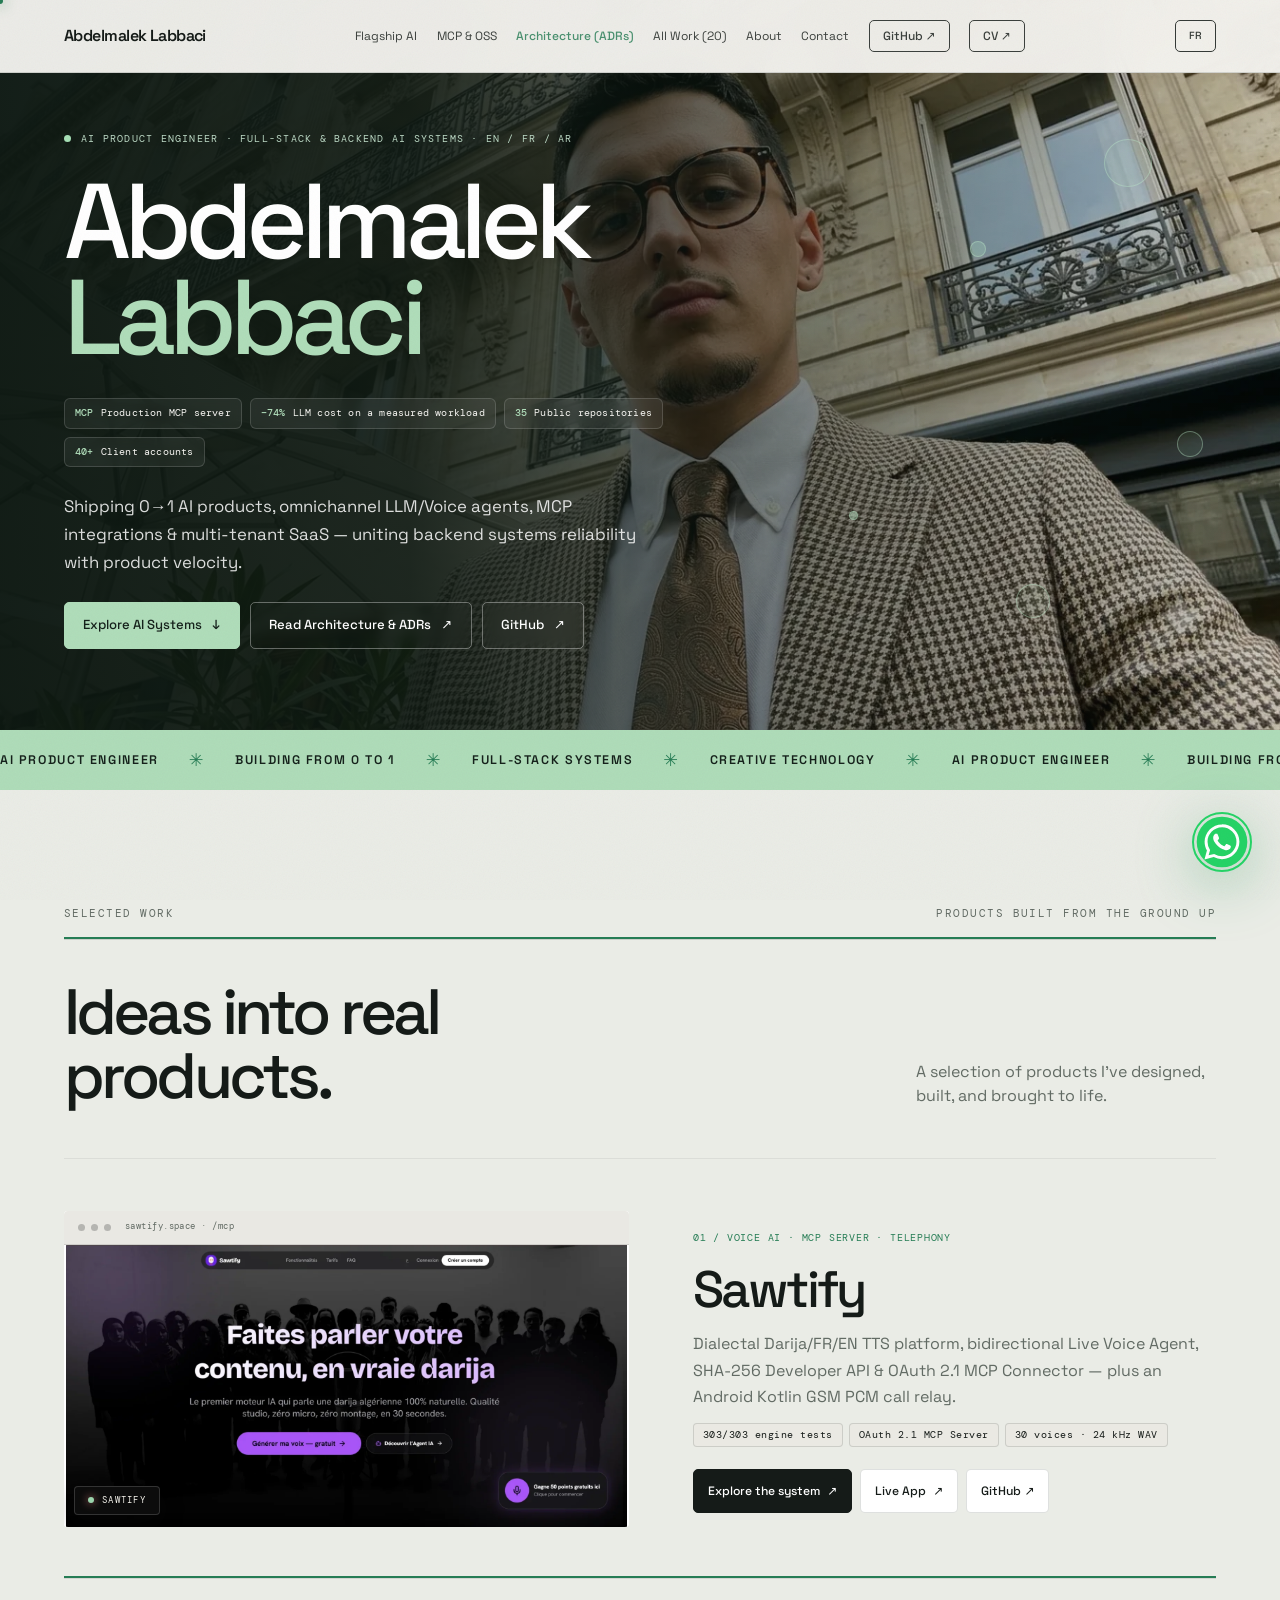
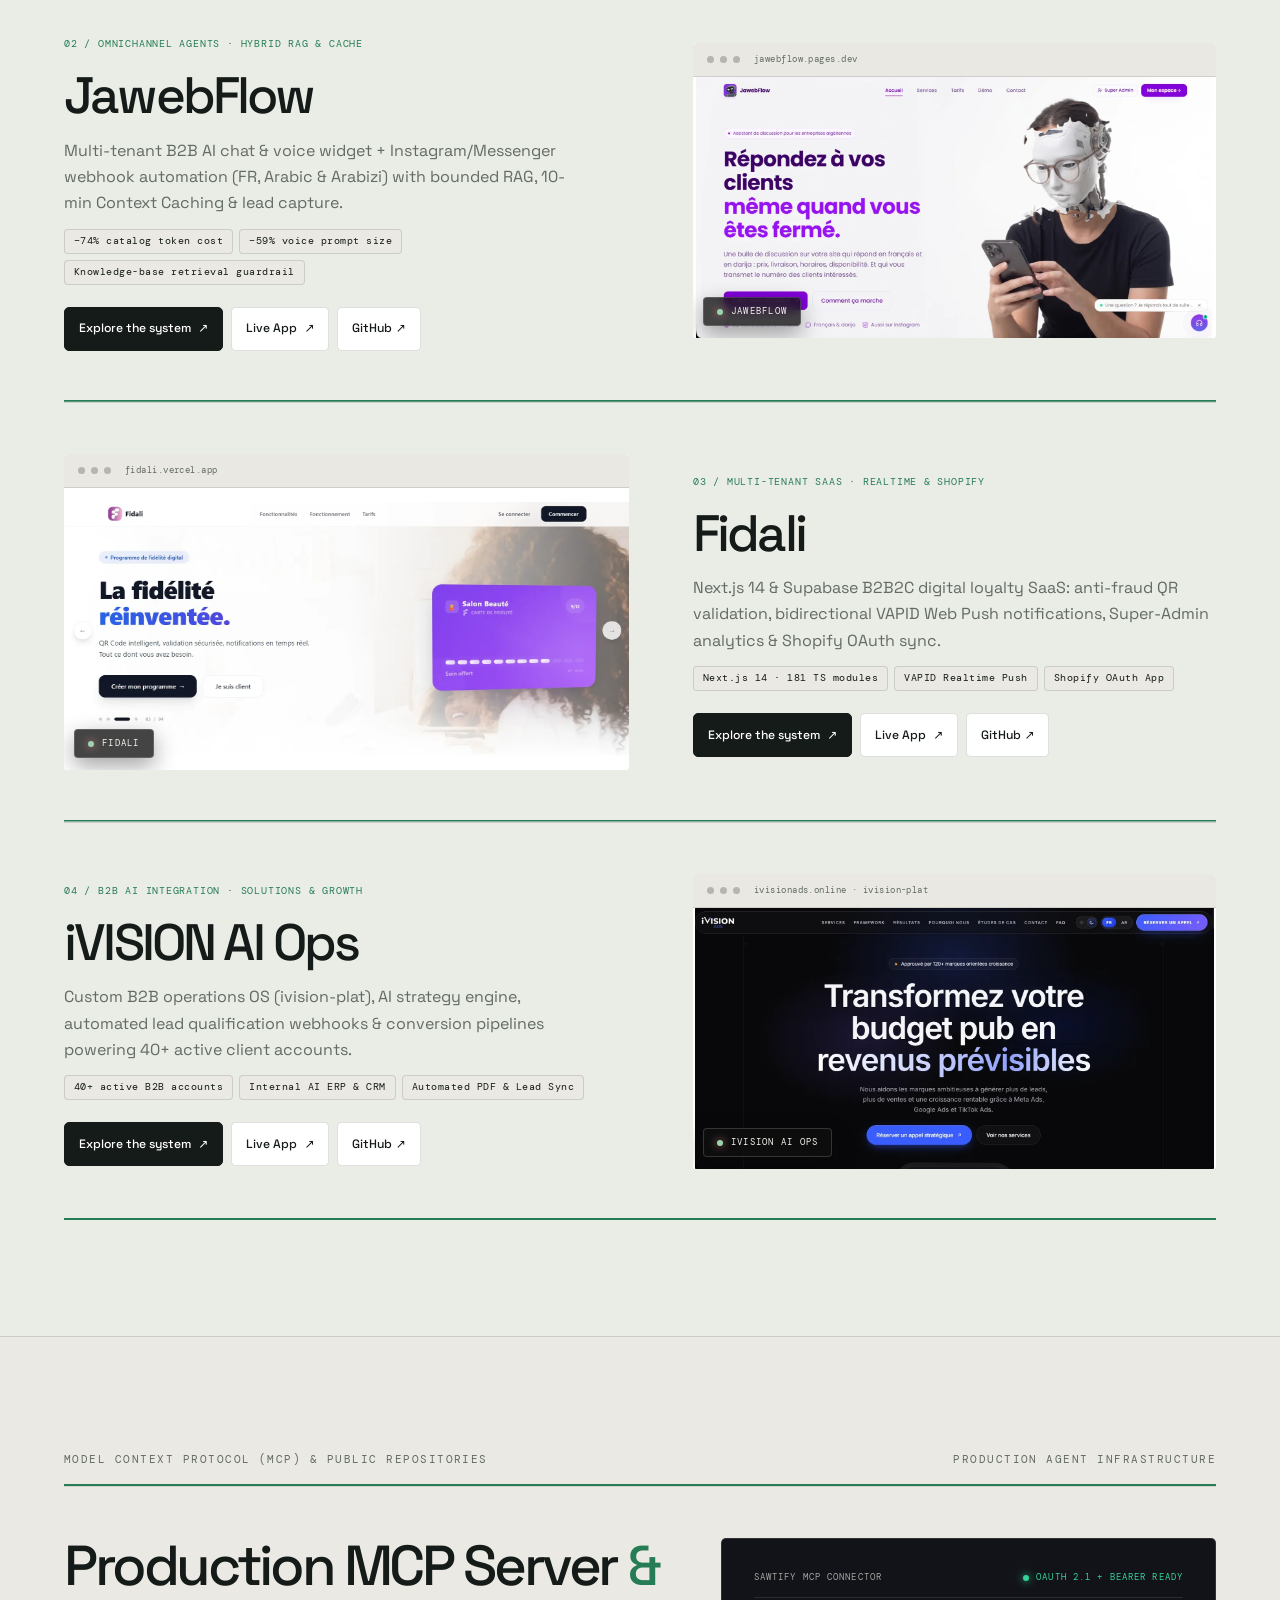
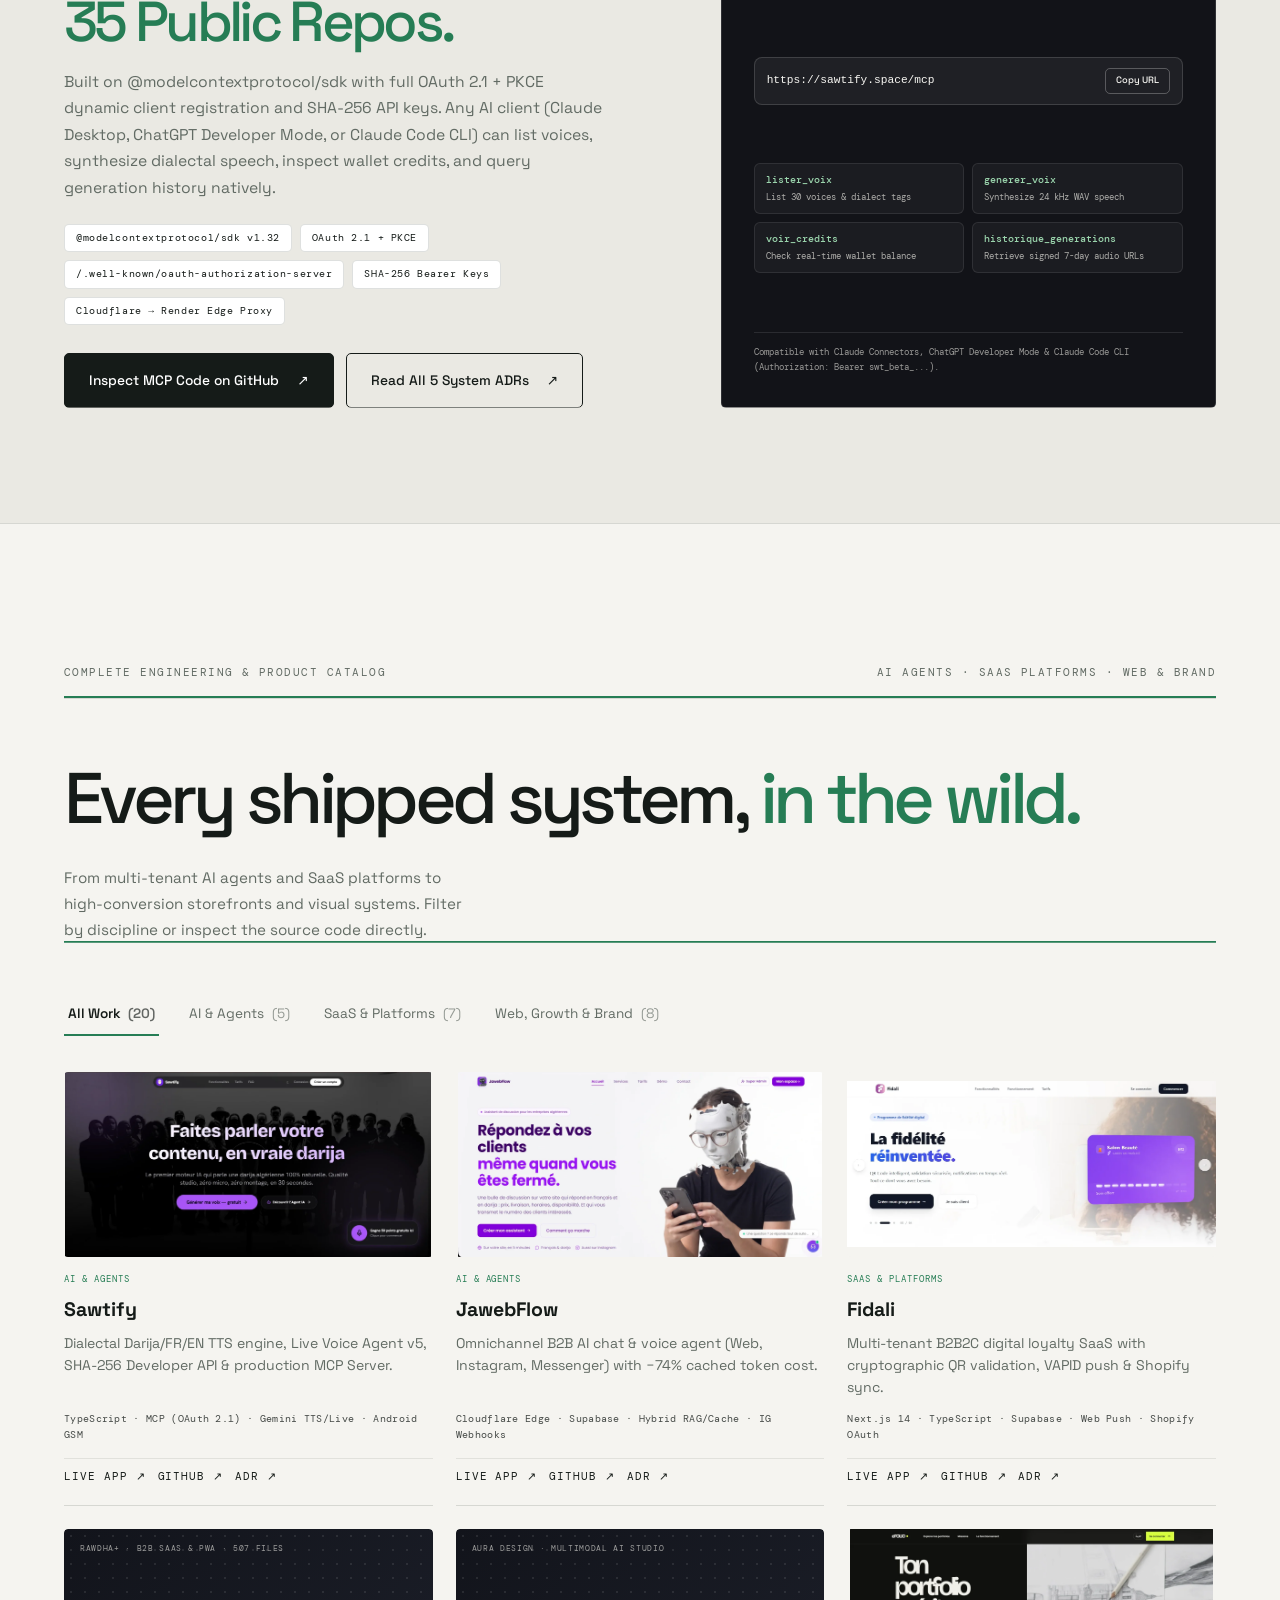
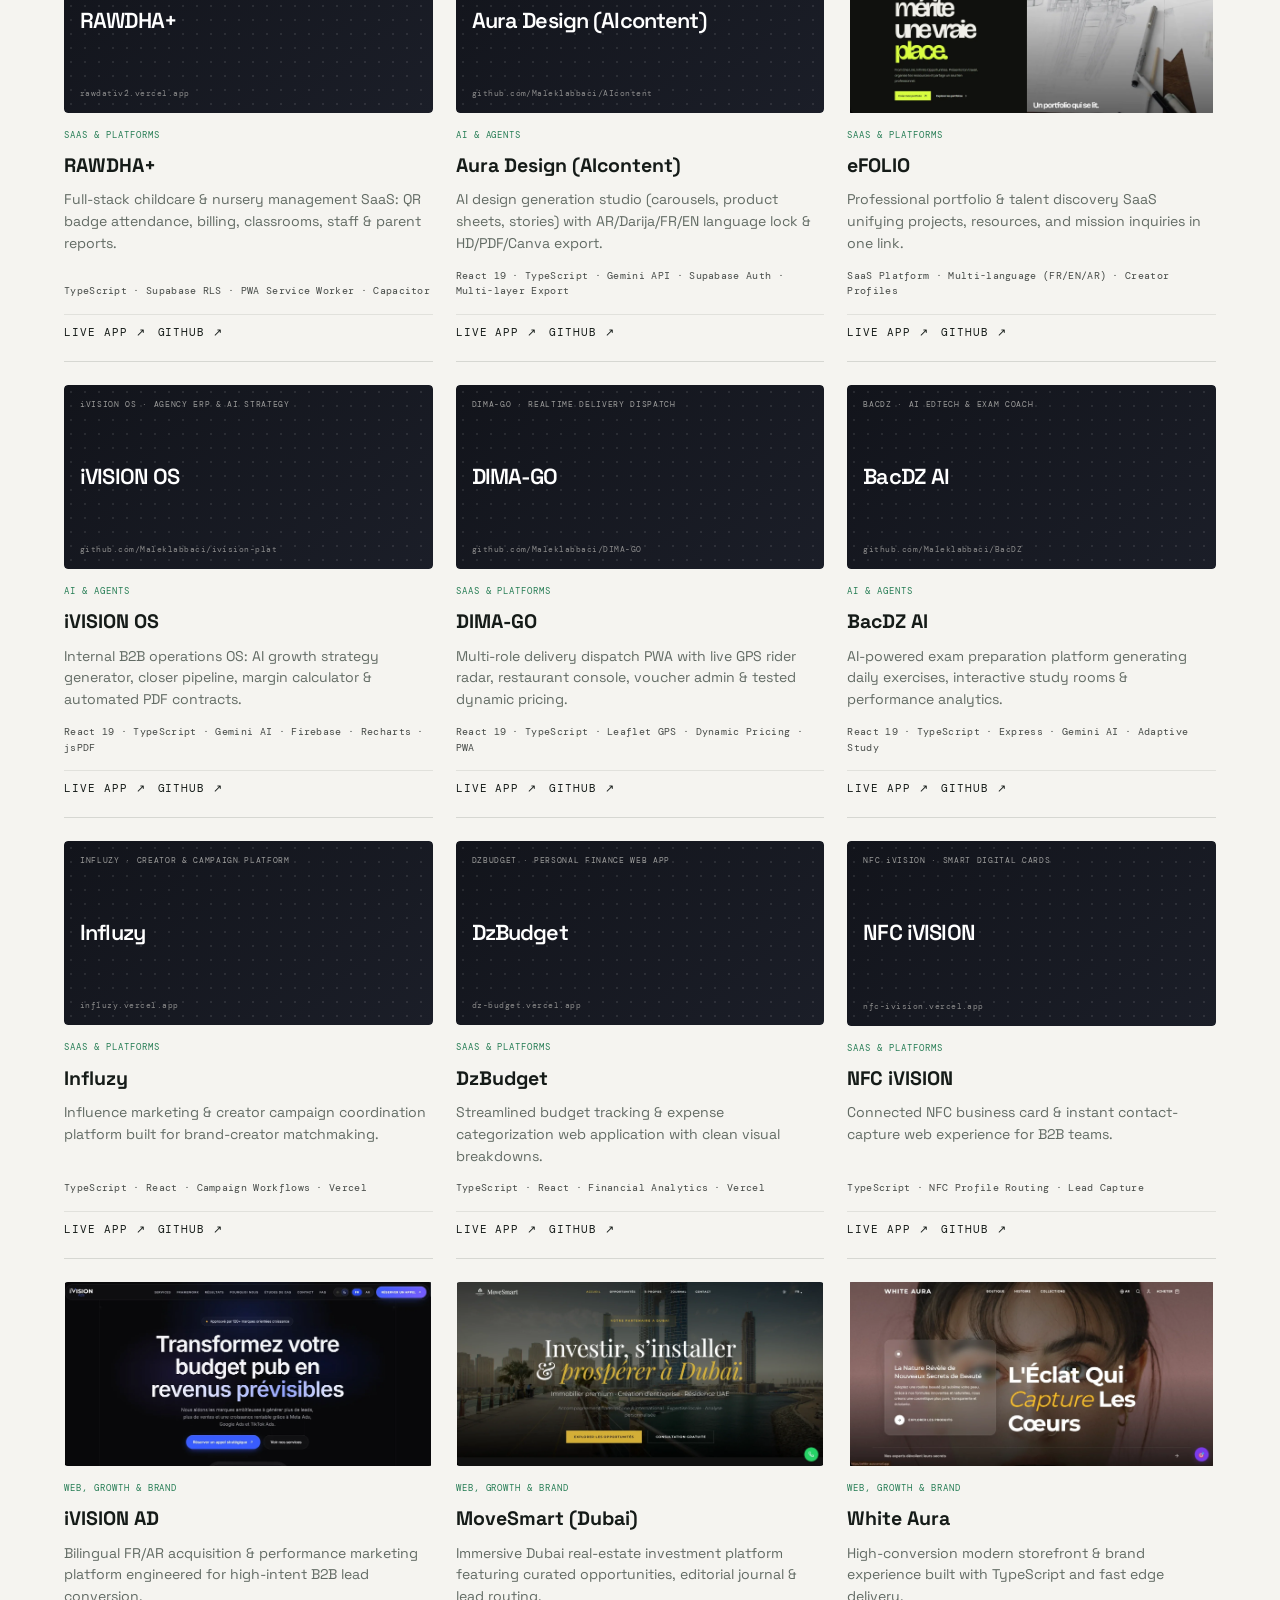
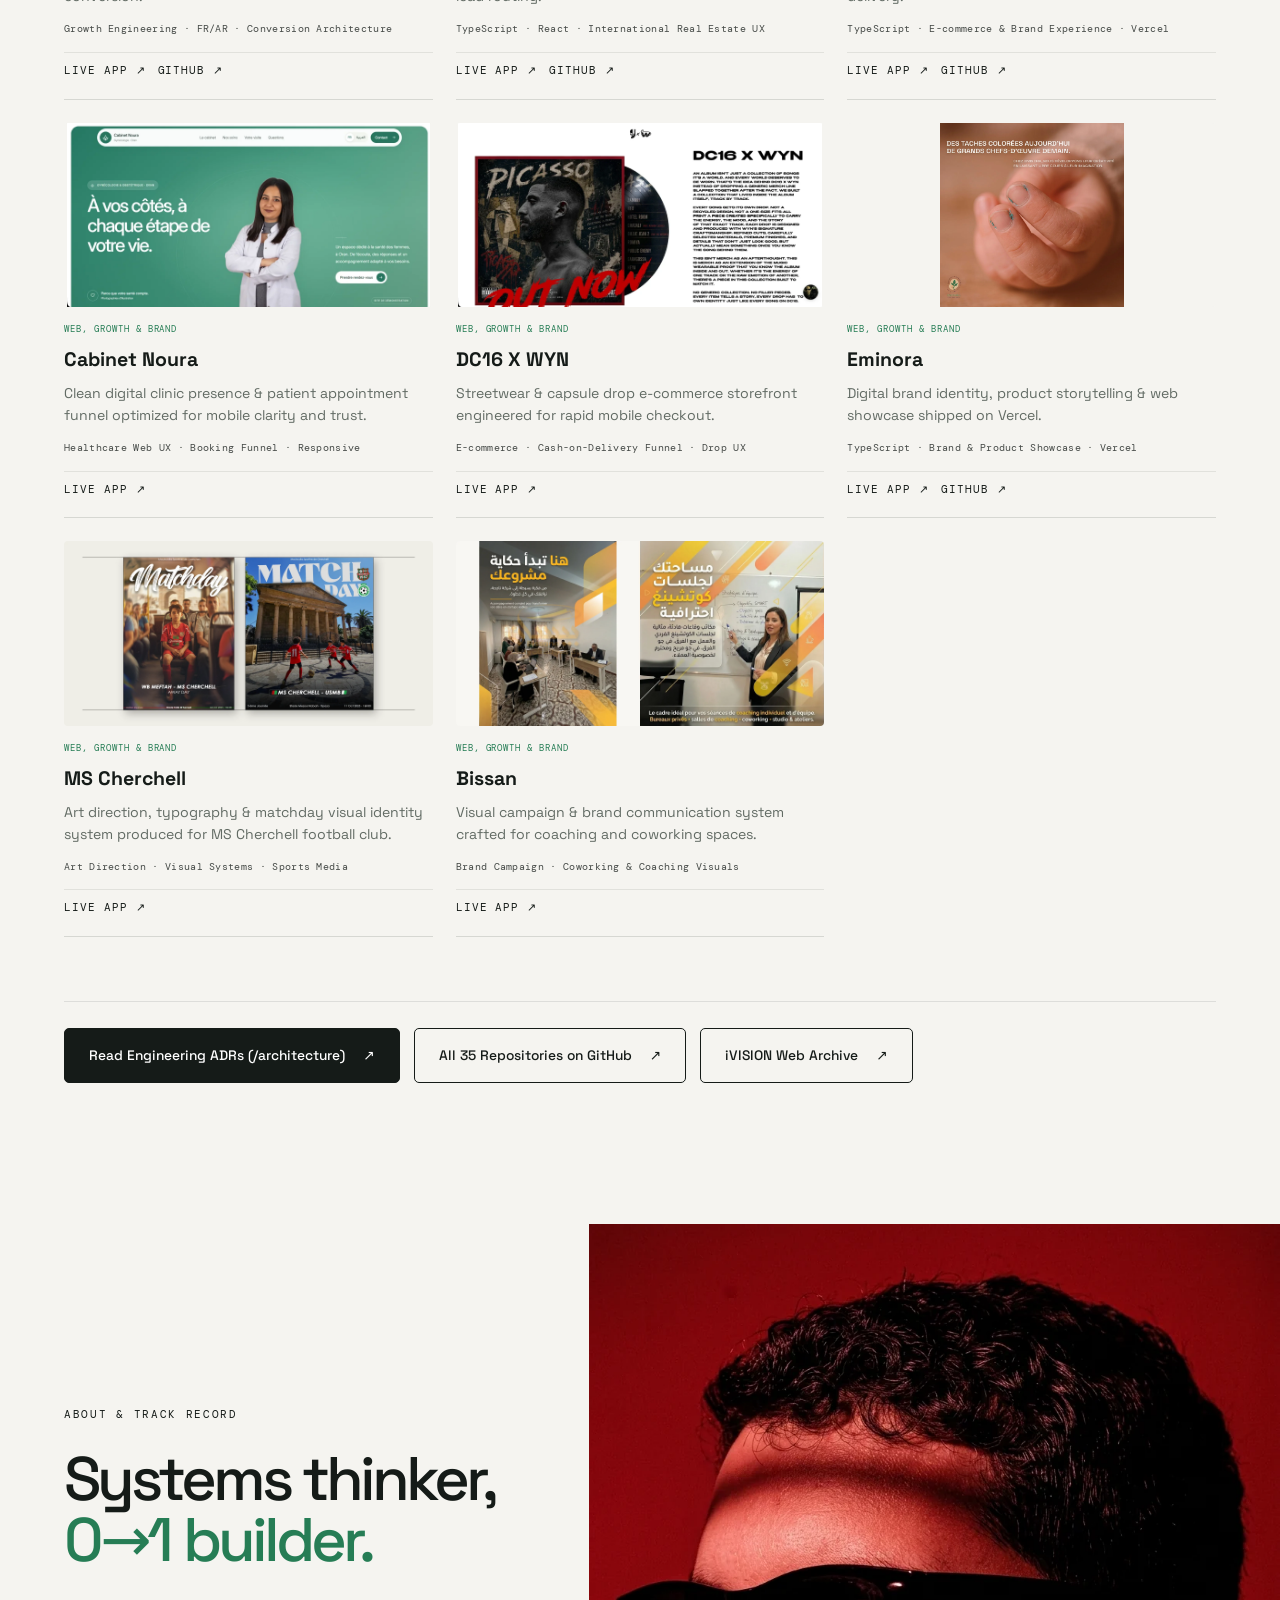
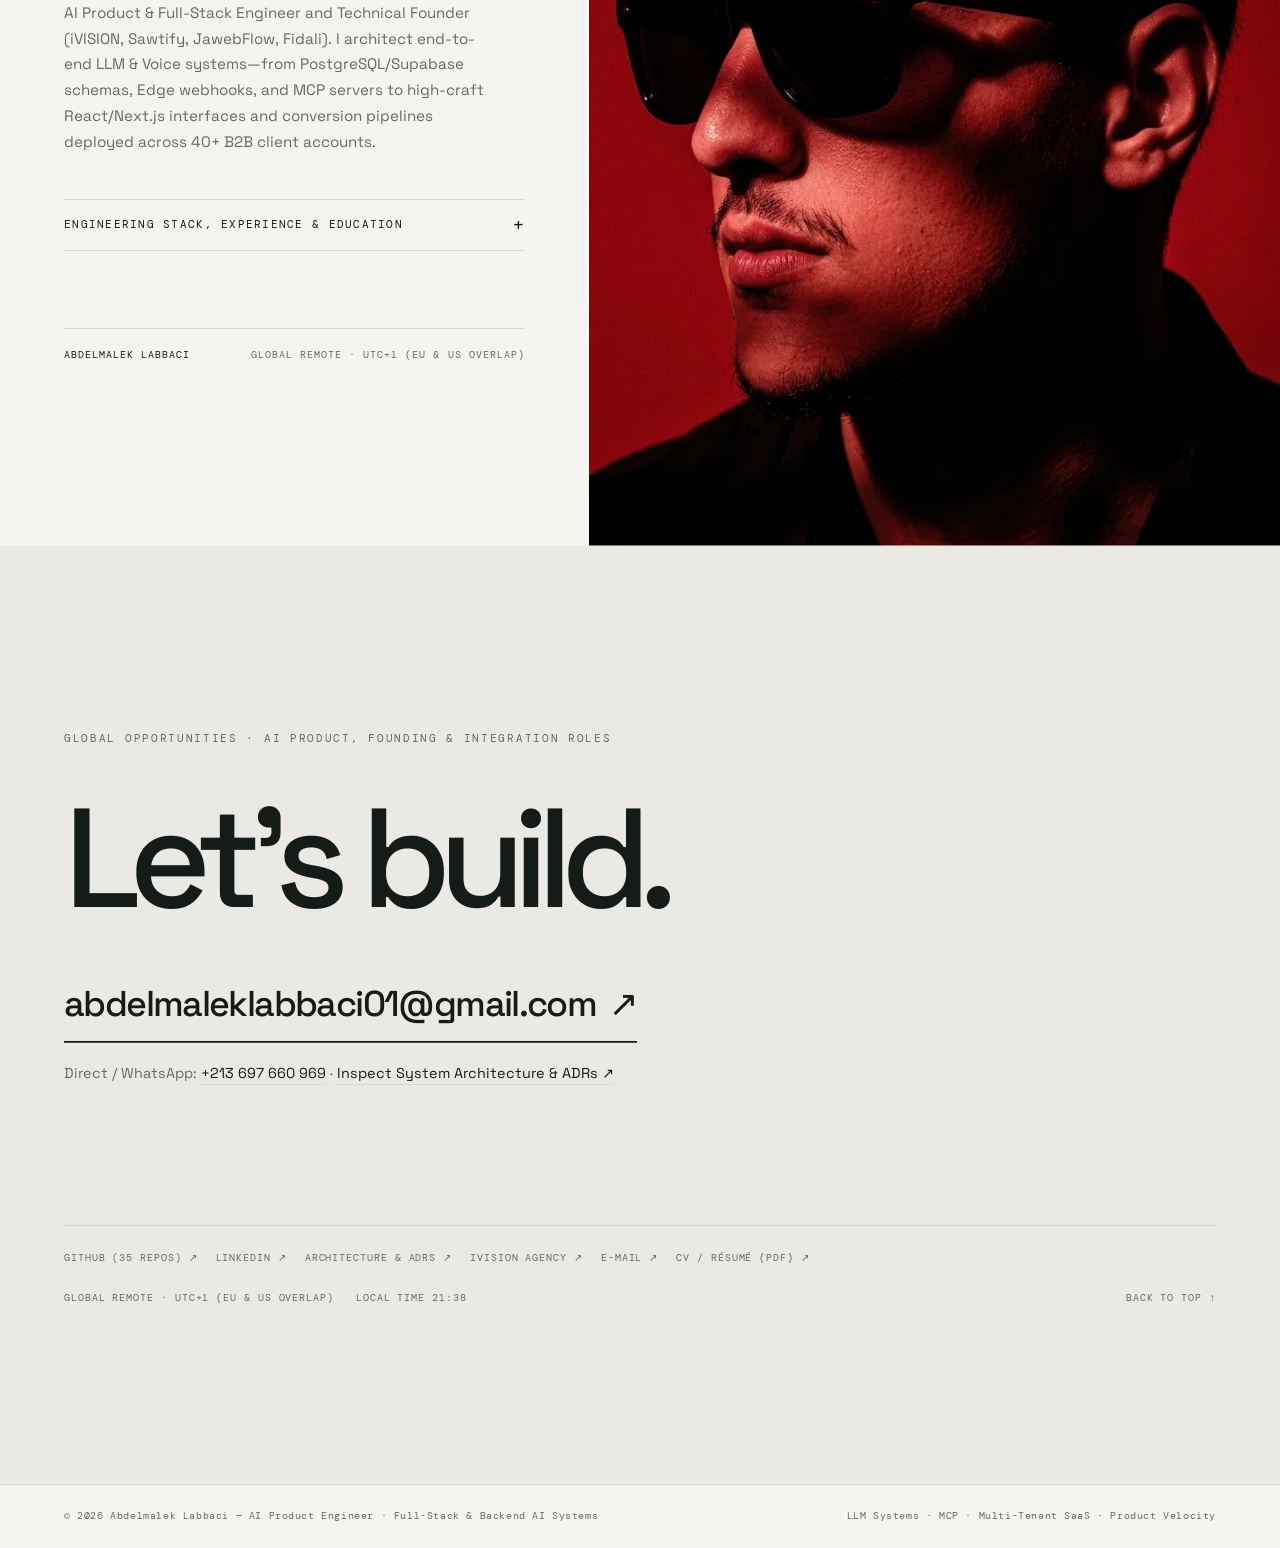
<file: index.html>
<!DOCTYPE html>
<html lang="en">
<head>
  <meta charset="utf-8">
  <meta name="viewport" content="width=device-width, initial-scale=1">
  <meta name="description" content="Abdelmalek Labbaci — AI Product Engineer | Full-Stack & Backend AI Systems. Shipping production Voice/LLM products, OAuth 2.1 MCP servers, hybrid RAG/Cache pipelines & multi-tenant SaaS.">
  <meta name="theme-color" content="#EFEDE7">
  <meta property="og:type" content="website">
  <meta property="og:title" content="Abdelmalek Labbaci — AI Product Engineer | Full-Stack & Backend AI Systems">
  <meta property="og:description" content="Production Voice & LLM systems, OAuth 2.1 MCP servers, hybrid RAG/Context-Cache pipelines (−74% token cost), and multi-tenant SaaS across 40+ B2B accounts.">
  <meta property="og:image" content="apercu.png">
  <meta name="twitter:card" content="summary_large_image">
  <title>Abdelmalek Labbaci — AI Product Engineer | Full-Stack &amp; Backend AI Systems</title>
  <link rel="icon" type="image/svg+xml" href="favicon.svg">
  <link rel="preload" href="assets/fonts/space-grotesk-latin.woff2" as="font" type="font/woff2" crossorigin>
  <script>document.documentElement.classList.add('js')</script>
  <link rel="stylesheet" href="assets/css/style.css?v=20261114j">
</head>
<body>

  <div class="grain" aria-hidden="true"></div>
  <div class="progress" aria-hidden="true"><span id="progressBar"></span></div>

  <!-- ================= HEADER ================= -->
  <header class="header" id="header">
    <div class="header__inner wrap">
      <a class="brand" href="#top" aria-label="Back to top">
        <strong class="brand__full" data-bind="name">Abdelmalek Labbaci</strong><strong class="brand__short" aria-hidden="true" style="display:none">Abdelmalek</strong>
        <small data-bind="role">AI Product Engineer · Full-Stack &amp; Backend AI Systems</small>
      </a>
      <nav class="nav" aria-label="Primary navigation">
        <a href="#work" data-i18n="nav.work">Flagship AI</a>
        <a href="#mcp" data-i18n="nav.mcp">MCP &amp; OSS</a>
        <a class="nav__arch" href="architecture.html" data-i18n="nav.arch">Architecture (ADRs)</a>
        <a href="#portfolio" data-i18n="nav.portfolio">All Work (20)</a>
        <a href="#about" data-i18n="nav.about">About</a>
        <a href="#contact" data-i18n="nav.contact">Contact</a>
        <a class="nav__gh" data-bind-href="github" href="https://github.com/Maleklabbaci" target="_blank" rel="noopener noreferrer">GitHub ↗</a>
        <a class="nav__cv" data-bind-href="cv" data-cv-download href="assets/abdelmalek_labbaci_resume_en.pdf" download><span data-i18n="nav.cv">CV</span> ↗</a>
      </nav>
      <div class="header__right">
        <button class="lang" id="langToggle" type="button" aria-label="Switch language">FR</button>
        <button class="menu-btn" id="menuBtn" type="button" aria-label="Open menu" aria-expanded="false"><span class="menu-btn__label">MENU</span><span class="menu-btn__bars" aria-hidden="true"></span></button>
      </div>
    </div>
  </header>

  <!-- ================= MOBILE MENU ================= -->
  <div class="menu" id="mobileMenu" aria-hidden="true">
    <div class="menu__langrow" role="group" aria-label="Language / Langue">
      <button class="menu__langopt is-active" type="button" data-set-lang="en" aria-pressed="true">EN — English</button>
      <button class="menu__langopt" type="button" data-set-lang="fr" aria-pressed="false">FR — Français</button>
    </div>
    <nav aria-label="Mobile navigation">
      <a href="#work"><span>01</span><span data-i18n="nav.work">Flagship AI</span></a>
      <a href="architecture.html"><span>02</span><span data-i18n="nav.arch">Architecture (ADRs)</span></a>
      <a href="#portfolio"><span>03</span><span data-i18n="nav.portfolio">All Work (20)</span></a>
      <a href="#about"><span>04</span><span data-i18n="nav.about">About</span></a>
      <a href="#contact"><span>05</span><span data-i18n="nav.contact">Contact</span></a>
      <a data-bind-href="github" href="https://github.com/Maleklabbaci" target="_blank" rel="noopener noreferrer"><span>06</span><span>GitHub (35 Repos) ↗</span></a>
      <a data-bind-href="cv" data-cv-download href="assets/abdelmalek_labbaci_resume_en.pdf" download><span>07</span><span data-i18n="nav.cv">CV</span></a>
    </nav>
    <div class="menu__foot"><span data-bind="email">abdelmaleklabbaci01@gmail.com</span><span data-bind="location">Global Remote · UTC+1</span></div>
  </div>

  <main id="top">

    <!-- ================= HERO ================= -->
    <section class="hero" id="hero">
      <div class="hero__media"><img src="assets/img/abdelmalek-hero.webp" alt="Abdelmalek Labbaci" fetchpriority="high"></div>
      <div class="hero__shade" aria-hidden="true"></div>
      <div class="hero__atmosphere" aria-hidden="true"><span></span><span></span><span></span><span></span><span></span></div>
      <div class="hero__topshade" aria-hidden="true"></div>
      <div class="hero__content wrap">
        <div class="hero__kicker" data-anim>
          <span class="hero__kicker-dot" aria-hidden="true"></span>
          <span data-i18n="hero.kicker">AI PRODUCT ENGINEER · FULL-STACK &amp; BACKEND AI SYSTEMS · EN / FR / AR</span>
        </div>
        <h1 class="hero__title" data-anim>
          <span data-bind="firstName">Abdelmalek</span>
          <em data-bind="lastName">Labbaci.</em>
        </h1>
        <div class="hero__pills" data-anim>
          <span class="hero__pill"><b>MCP</b> <span data-i18n="hero.pill1">Production MCP server</span></span>
          <span class="hero__pill"><b>−74%</b> <span data-i18n="hero.pill2">LLM cost on a measured workload</span></span>
          <span class="hero__pill"><b>35</b> <span data-i18n="hero.pill3">Public repositories</span></span>
          <span class="hero__pill"><b>40+</b> <span data-i18n="hero.pill4">Client accounts</span></span>
        </div>
        <div class="hero__foot" data-anim>
          <div class="hero__foot-left">
            <p class="hero__sub" data-i18n="hero.sub">Shipping 0→1 AI products, omnichannel LLM/Voice agents, MCP integrations &amp; multi-tenant SaaS — uniting backend systems reliability with product velocity.</p>
            <div class="hero__ctas">
              <a class="hero__cta hero__cta--primary" href="#work"><span data-i18n="hero.ctaWork">Explore AI Systems</span> <span aria-hidden="true">↓</span></a>
              <a class="hero__cta" href="architecture.html"><span data-i18n="hero.ctaArch">Read Architecture &amp; ADRs</span> <span aria-hidden="true">↗</span></a>
              <a class="hero__cta" data-bind-href="github" href="https://github.com/Maleklabbaci" target="_blank" rel="noopener noreferrer"><span>GitHub</span> <span aria-hidden="true">↗</span></a>
            </div>
          </div>
          <a class="hero__scroll" href="#work"><span data-i18n="hero.scroll">SCROLL</span><span class="hero__scroll-line"></span><span aria-hidden="true">↓</span></a>
        </div>
      </div>
    </section>

    <!-- A continuous, decorative motion strip between the hero and the work. -->
    <div class="motion-strip" aria-hidden="true">
      <div class="motion-strip__track">
        <div class="motion-strip__group"><span>AI PRODUCT ENGINEER</span><i>✳</i><span>BUILDING FROM 0 TO 1</span><i>✳</i><span>FULL-STACK SYSTEMS</span><i>✳</i><span>CREATIVE TECHNOLOGY</span><i>✳</i></div>
        <div class="motion-strip__group"><span>AI PRODUCT ENGINEER</span><i>✳</i><span>BUILDING FROM 0 TO 1</span><i>✳</i><span>FULL-STACK SYSTEMS</span><i>✳</i><span>CREATIVE TECHNOLOGY</span><i>✳</i></div>
      </div>
    </div>

    <!-- ================= FLAGSHIP SYSTEMS — MOBILE LIST ================= -->
    <section class="work-m" id="work">
      <div class="wrap">
        <div class="sec-head line" data-anim><span data-i18n="work.label">SELECTED WORK</span><span data-i18n="work.sublabel">PRODUCTS BUILT FROM THE GROUND UP</span></div><div class="work-heading"><h2 data-i18n="work.heading">Ideas into real products.</h2><p data-i18n="work.intro">A selection of products I’ve designed, built, and brought to life.</p></div>
        <div class="work-m__list">
          <article class="work-m__item line" data-anim>
            <a class="work-m__shot" href="https://sawtify.space" target="_blank" rel="noopener noreferrer">
              <div class="shot"><div class="shot__bar"><span class="shot__dots"><i></i><i></i><i></i></span><span class="shot__url">sawtify.space · /mcp</span></div>
                <div class="shot__screen"><img src="assets/img/real-sawtify.webp" alt="Sawtify platform screenshot" loading="lazy"></div><span class="shot__tag">Sawtify</span></div>
            </a>
            <div class="work-m__text">
              <span class="work-m__meta">01 / <span data-i18n="cat1">VOICE AI · MCP SERVER · TELEPHONY</span></span>
              <h2>Sawtify</h2>
              <p data-i18n="c1">Dialectal Darija/FR/EN TTS platform, bidirectional Live Voice Agent, SHA-256 Developer API &amp; OAuth 2.1 MCP Connector — plus an Android Kotlin GSM PCM call relay.</p>
              <div class="work-m__metrics">
                <span class="work-m__metric" data-i18n="m1.a">303/303 engine tests</span>
                <span class="work-m__metric" data-i18n="m1.b">OAuth 2.1 MCP Server</span>
                <span class="work-m__metric" data-i18n="m1.c">30 voices · 24 kHz WAV</span>
              </div>
              <div class="work-m__actions">
                <button class="work-m__btn work-m__btn--accent" type="button" data-open-sys="sawtify"><span data-i18n="work.sysBtn">Explore the system</span> ↗</button>
                <a class="work-m__btn" href="https://sawtify.space" target="_blank" rel="noopener noreferrer"><span data-i18n="work.more">Live App</span> ↗</a>
                <a class="work-m__btn" href="https://github.com/Maleklabbaci/Sawtify" target="_blank" rel="noopener noreferrer">GitHub ↗</a>
              </div>
            </div>
          </article>

          <article class="work-m__item line" data-anim>
            <a class="work-m__shot" href="https://jawebflow.pages.dev" target="_blank" rel="noopener noreferrer">
              <div class="shot"><div class="shot__bar"><span class="shot__dots"><i></i><i></i><i></i></span><span class="shot__url">jawebflow.pages.dev</span></div>
                <div class="shot__screen"><img src="assets/img/real-jawebflow.webp" alt="JawebFlow platform screenshot" loading="lazy"></div><span class="shot__tag">JawebFlow</span></div>
            </a>
            <div class="work-m__text">
              <span class="work-m__meta">02 / <span data-i18n="cat2">OMNICHANNEL AGENTS · HYBRID RAG &amp; CACHE</span></span>
              <h2>JawebFlow</h2>
              <p data-i18n="c2">Multi-tenant B2B AI chat &amp; voice widget + Instagram/Messenger webhook automation (FR, Arabic &amp; Arabizi) with bounded RAG, 10-min Context Caching &amp; lead capture.</p>
              <div class="work-m__metrics">
                <span class="work-m__metric" data-i18n="m2.a">−74% catalog token cost</span>
                <span class="work-m__metric" data-i18n="m2.b">−59% voice prompt size</span>
                <span class="work-m__metric" data-i18n="m2.c">Knowledge-base retrieval guardrail</span>
              </div>
              <div class="work-m__actions">
                <button class="work-m__btn work-m__btn--accent" type="button" data-open-sys="jawebflow"><span data-i18n="work.sysBtn">Explore the system</span> ↗</button>
                <a class="work-m__btn" href="https://jawebflow.pages.dev" target="_blank" rel="noopener noreferrer"><span data-i18n="work.more">Live App</span> ↗</a>
                <a class="work-m__btn" href="https://github.com/Maleklabbaci/Jawebflow" target="_blank" rel="noopener noreferrer">GitHub ↗</a>
              </div>
            </div>
          </article>

          <article class="work-m__item line" data-anim>
            <a class="work-m__shot" href="https://fidali.vercel.app/" target="_blank" rel="noopener noreferrer">
              <div class="shot"><div class="shot__bar"><span class="shot__dots"><i></i><i></i><i></i></span><span class="shot__url">fidali.vercel.app</span></div>
                <div class="shot__screen"><img src="assets/img/real-fidali.webp" alt="Fidali platform screenshot" loading="lazy"></div><span class="shot__tag">Fidali</span></div>
            </a>
            <div class="work-m__text">
              <span class="work-m__meta">03 / <span data-i18n="cat3">MULTI-TENANT SAAS · REALTIME &amp; SHOPIFY</span></span>
              <h2>Fidali</h2>
              <p data-i18n="c3">Next.js 14 &amp; Supabase B2B2C digital loyalty SaaS: anti-fraud QR validation, bidirectional VAPID Web Push notifications, Super-Admin analytics &amp; Shopify OAuth sync.</p>
              <div class="work-m__metrics">
                <span class="work-m__metric" data-i18n="m3.a">Next.js 14 · 181 TS modules</span>
                <span class="work-m__metric" data-i18n="m3.b">VAPID Realtime Push</span>
                <span class="work-m__metric" data-i18n="m3.c">Shopify OAuth App</span>
              </div>
              <div class="work-m__actions">
                <button class="work-m__btn work-m__btn--accent" type="button" data-open-sys="fidali"><span data-i18n="work.sysBtn">Explore the system</span> ↗</button>
                <a class="work-m__btn" href="https://fidali.vercel.app/" target="_blank" rel="noopener noreferrer"><span data-i18n="work.more">Live App</span> ↗</a>
                <a class="work-m__btn" href="https://github.com/Maleklabbaci/fidali" target="_blank" rel="noopener noreferrer">GitHub ↗</a>
              </div>
            </div>
          </article>

          <article class="work-m__item line" data-anim>
            <a class="work-m__shot" href="https://www.ivisionads.online/" target="_blank" rel="noopener noreferrer">
              <div class="shot"><div class="shot__bar"><span class="shot__dots"><i></i><i></i><i></i></span><span class="shot__url">ivisionads.online · ivision-plat</span></div>
                <div class="shot__screen"><img src="assets/img/real-ivisionad.webp" alt="iVISION AI & B2B Ops screenshot" loading="lazy"></div><span class="shot__tag">iVISION AI Ops</span></div>
            </a>
            <div class="work-m__text">
              <span class="work-m__meta">04 / <span data-i18n="cat4">B2B AI INTEGRATION · SOLUTIONS &amp; GROWTH</span></span>
              <h2>iVISION AI Ops</h2>
              <p data-i18n="c4">Custom B2B operations OS (ivision-plat), AI strategy engine, automated lead qualification webhooks &amp; conversion pipelines powering 40+ active client accounts.</p>
              <div class="work-m__metrics">
                <span class="work-m__metric" data-i18n="m4.a">40+ active B2B accounts</span>
                <span class="work-m__metric" data-i18n="m4.b">Internal AI ERP &amp; CRM</span>
                <span class="work-m__metric" data-i18n="m4.c">Automated PDF &amp; Lead Sync</span>
              </div>
              <div class="work-m__actions">
                <button class="work-m__btn work-m__btn--accent" type="button" data-open-sys="ivision"><span data-i18n="work.sysBtn">Explore the system</span> ↗</button>
                <a class="work-m__btn" href="https://www.ivisionads.online/" target="_blank" rel="noopener noreferrer"><span data-i18n="work.more">Live App</span> ↗</a>
                <a class="work-m__btn" href="https://github.com/Maleklabbaci/ivision-plat" target="_blank" rel="noopener noreferrer">GitHub ↗</a>
              </div>
            </div>
          </article>
        </div>
      </div>
    </section>

    <!-- ================= FEATURED MCP SERVER & OPEN-SOURCE ================= -->
    <section class="mcp-sec" id="mcp">
      <div class="wrap">
        <div class="sec-head line" data-anim>
          <span data-i18n="mcp.label">MODEL CONTEXT PROTOCOL (MCP) &amp; PUBLIC REPOSITORIES</span>
          <span data-i18n="mcp.meta">PRODUCTION AGENT INFRASTRUCTURE</span>
        </div>
        <div class="mcp-grid">
          <div class="mcp-pitch" data-anim>
            <div>
              <h2 class="mcp-title"><span data-i18n="mcp.t1">Production MCP Server</span> <em data-i18n="mcp.t2">&amp; 35 Public Repos.</em></h2>
              <p class="mcp-desc" data-i18n="mcp.desc" style="margin-top:18px">Built on @modelcontextprotocol/sdk with full OAuth 2.1 + PKCE dynamic client registration and SHA-256 API keys. Any AI client (Claude Desktop, ChatGPT Developer Mode, or Claude Code CLI) can list voices, synthesize dialectal speech, inspect wallet credits, and query generation history natively.</p>
            </div>
            <div class="mcp-badges">
              <span class="mcp-badge">@modelcontextprotocol/sdk v1.32</span>
              <span class="mcp-badge">OAuth 2.1 + PKCE</span>
              <span class="mcp-badge">/.well-known/oauth-authorization-server</span>
              <span class="mcp-badge">SHA-256 Bearer Keys</span>
              <span class="mcp-badge">Cloudflare → Render Edge Proxy</span>
            </div>
            <div class="mcp-actions">
              <a class="folio__btn" href="https://github.com/Maleklabbaci/Sawtify" target="_blank" rel="noopener noreferrer"><span data-i18n="mcp.btnRepo">Inspect MCP Code on GitHub</span> <span aria-hidden="true">↗</span></a>
              <a class="folio__btn folio__btn--ghost" href="architecture.html"><span data-i18n="mcp.btnAdr">Read All 5 System ADRs</span> <span aria-hidden="true">↗</span></a>
            </div>
          </div>

          <div class="mcp-card" data-anim>
            <div class="mcp-card__top">
              <span>SAWTIFY MCP CONNECTOR</span>
              <span class="mcp-card__live" data-i18n="mcp.live">OAUTH 2.1 + BEARER READY</span>
            </div>
            <div class="mcp-endpoint">
              <code id="mcpUrlText">https://sawtify.space/mcp</code>
              <button class="mcp-copy" id="copyMcpBtn" type="button" data-i18n="mcp.copy">Copy URL</button>
            </div>
            <div class="mcp-tools">
              <div class="mcp-tool"><b>lister_voix</b><span data-i18n="mcp.tool1">List 30 voices &amp; dialect tags</span></div>
              <div class="mcp-tool"><b>generer_voix</b><span data-i18n="mcp.tool2">Synthesize 24 kHz WAV speech</span></div>
              <div class="mcp-tool"><b>voir_credits</b><span data-i18n="mcp.tool3">Check real-time wallet balance</span></div>
              <div class="mcp-tool"><b>historique_generations</b><span data-i18n="mcp.tool4">Retrieve signed 7-day audio URLs</span></div>
            </div>
            <div class="mcp-foot" data-i18n="mcp.foot">Compatible with Claude Connectors, ChatGPT Developer Mode &amp; Claude Code CLI (Authorization: Bearer swt_beta_...).</div>
          </div>
        </div>
      </div>
    </section>

    <!-- ================= ALL 20 SHIPPED SYSTEMS, SAAS & STUDIO WORKS ================= -->
    <section class="folio" id="portfolio">
      <div class="wrap">
        <div class="sec-head line" data-anim>
          <span data-i18n="folio.label">COMPLETE ENGINEERING &amp; PRODUCT CATALOG</span>
          <span data-i18n="folio.meta">AI AGENTS · SAAS PLATFORMS · WEB &amp; BRAND</span>
        </div>
        <div class="folio__head line" data-anim>
          <h2 class="folio__title"><span data-i18n="folio.t1">Every shipped system,</span> <em data-i18n="folio.t2">in the wild.</em></h2>
          <p class="folio__intro" data-i18n="folio.intro">From multi-tenant AI agents and SaaS platforms to high-conversion storefronts and visual systems. Filter by discipline or inspect the source code directly.</p>
        </div>

        <div class="folio__filters" id="folioFilters" role="group" aria-label="Filter projects">
          <button class="filter-btn is-active" type="button" data-filter="all"><span data-i18n="filter.all">All Work</span> <span class="filter-count">(20)</span></button>
          <button class="filter-btn" type="button" data-filter="ai"><span data-i18n="filter.ai">AI &amp; Agents</span> <span class="filter-count">(5)</span></button>
          <button class="filter-btn" type="button" data-filter="saas"><span data-i18n="filter.saas">SaaS &amp; Platforms</span> <span class="filter-count">(7)</span></button>
          <button class="filter-btn" type="button" data-filter="web"><span data-i18n="filter.web">Web, Growth &amp; Brand</span> <span class="filter-count">(8)</span></button>
        </div>

        <div class="folio__grid" id="captureGrid"></div>

        <div class="folio__actions" data-anim>
          <a class="folio__btn" href="architecture.html"><span data-i18n="folio.btnArch">Read Engineering ADRs (/architecture)</span><span aria-hidden="true">↗</span></a>
          <a class="folio__btn folio__btn--ghost" data-bind-href="github" href="https://github.com/Maleklabbaci" target="_blank" rel="noopener noreferrer"><span data-i18n="folio.btnGh">All 35 Repositories on GitHub</span><span aria-hidden="true">↗</span></a>
          <a class="folio__btn folio__btn--ghost" data-bind-href="portfolioSites" href="https://ivision.agency/portfolio-sites-web-algerie.html" target="_blank" rel="noopener noreferrer"><span data-i18n="folio.btn1">iVISION Web Archive</span><span aria-hidden="true">↗</span></a>
        </div>
      </div>
    </section>

    <!-- ================= ABOUT & ENGINEERING RÉSUMÉ ================= -->
    <section class="about" id="about">
      <div class="about__col" data-reveal>
        <span class="tag" data-i18n="about.tag">ABOUT &amp; TRACK RECORD</span>
        <h2 class="about__title"><span data-i18n="about.l1">Systems thinker,</span><em data-i18n="about.l2">0→1 builder.</em></h2>
        <p class="about__text" data-i18n="about.text">AI Product &amp; Full-Stack Engineer and Technical Founder (iVISION, Sawtify, JawebFlow, Fidali). I architect end-to-end LLM &amp; Voice systems—from PostgreSQL/Supabase schemas, Edge webhooks, and MCP servers to high-craft React/Next.js interfaces and conversion pipelines deployed across 40+ B2B client accounts.</p>

        <button class="cv-toggle" id="cvToggle" type="button" aria-expanded="false" aria-controls="cvPanel">
          <span class="cv-toggle__label" data-i18n="cv.toggle">Engineering stack, experience &amp; education</span><span class="cv-toggle__icon" aria-hidden="true">+</span>
        </button>

        <div class="cv-panel" id="cvPanel" inert>
          <div class="cv-panel__inner">
            <div class="cv-block">
              <span class="cv-label" data-i18n="cv.skills">ENGINEERING STACK</span>
              <p class="cv-line"><b data-i18n="cv.s2t">AI Systems</b> <span data-i18n="cv.s2">LLM APIs (Claude, Gemini) · Model Context Protocol (MCP, OAuth 2.1) · Bounded RAG · Explicit Context Caching · Live Voice &amp; TTS Pipelines · Tool Calling · Anti-Hallucination Guardrails · Automated Evals</span></p>
              <p class="cv-line"><b data-i18n="cv.s1t">Full-Stack</b> <span data-i18n="cv.s1">TypeScript · Next.js 14 (App Router) · React 19 · Node.js / Express · Cloudflare Pages Functions · Python · Supabase · PostgreSQL (RLS) · REST &amp; Webhooks · VAPID Web Push · Vitest</span></p>
              <p class="cv-line"><b data-i18n="cv.s3t">Integrations</b> <span data-i18n="cv.s3">Instagram / Messenger Graph Webhooks · Shopify OAuth · Stripe &amp; CIB/Edahabia Billing · Meta / Google / TikTok Ads APIs · GA4 · Conversion Funnels</span></p>
              <p class="cv-line"><b data-i18n="cv.s4t">Product UX</b> <span data-i18n="cv.s4">Design Systems · Streaming &amp; Voice UI/UX · Art Direction · Adobe Creative Suite · Motion &amp; Video Production</span></p>
            </div>
            <div class="cv-block">
              <span class="cv-label" data-i18n="cv.exp">EXPERIENCE</span>
              <ul class="cv-list">
                <li><b>2025 —</b><span data-i18n="cv.e1">Technical Founder &amp; AI Lead · iVISION Agency &amp; SaaS Studio (40+ B2B client accounts, Sawtify, JawebFlow)</span></li>
                <li><b>2024 —</b><span data-i18n="cv.e2">Full-Stack SaaS &amp; AI Product Engineer · 0→1 multi-tenant web platforms (Fidali, RAWDHA+, DIMA-GO, Aura Design)</span></li>
                <li><b>2020–2022</b><span data-i18n="cv.e3">Art Director · MS Cherchell</span></li>
                <li><b>2019–2020</b><span data-i18n="cv.e4">Visual Designer · JIL-FM (National Radio)</span></li>
                <li><b>2018 —</b><span data-i18n="cv.e6">Product Designer, Art Director &amp; Multimedia Producer</span></li>
              </ul>
            </div>
            <div class="cv-block">
              <span class="cv-label" data-i18n="cv.edu">EDUCATION, CERTIFICATIONS &amp; LANGUAGES</span>
              <p class="cv-line" data-i18n="cv.edu3">Claude 101 &amp; Claude Code in Action — Anthropic Education</p>
              <p class="cv-line" data-i18n="cv.edu1">Higher Technician Diploma in Computer Science, Database Management — INSFP Bousmail, 2021</p>
              <p class="cv-line" data-i18n="cv.edu2">Certificate in Graphic Design &amp; Video Production — Ministry of Higher Education, 2022</p>
              <p class="cv-line cv-line--lang" data-i18n="cv.lang">English: Professional · Français: Fluent · Arabic / Darija: Native</p>
            </div>
            <p class="cv-line cv-links"><b data-i18n="cv.linksLabel">LINKS</b> <a href="architecture.html">Architecture &amp; ADRs ↗</a> <a data-bind-href="github" href="https://github.com/Maleklabbaci" target="_blank" rel="noopener noreferrer">GitHub ↗</a> <a data-bind-href="portfolioSites" href="https://ivision.agency/portfolio-sites-web-algerie.html" target="_blank" rel="noopener noreferrer" data-i18n="cv.link1">Web Archive ↗</a></p>
            <a class="cv-download" data-bind-href="cv" data-cv-download href="assets/abdelmalek_labbaci_resume_en.pdf" download><span data-i18n="cv.download">Download Full Résumé (PDF, English)</span> <span aria-hidden="true">↗</span></a>
          </div>
        </div>

        <div class="about__sign"><span data-bind="name">Abdelmalek Labbaci</span><span data-bind="location">Global Remote · UTC+1</span></div>
      </div>
      <div class="about__media" data-anim><img src="assets/img/abdelmalek-portrait.webp" alt="Abdelmalek Labbaci portrait" loading="lazy"></div>
    </section>

    <!-- ================= CONTACT ================= -->
    <section class="contact" id="contact">
      <div class="wrap">
        <span class="tag" data-i18n="contact.tag">GLOBAL OPPORTUNITIES · AI PRODUCT, FOUNDING &amp; INTEGRATION ROLES</span>
        <h2 class="contact__title" data-reveal data-i18n="contact.title">Let’s build.</h2>
        <a class="contact__mail" data-anim data-bind-href="email" href="mailto:abdelmaleklabbaci01@gmail.com"><span data-bind="email">abdelmaleklabbaci01@gmail.com</span><span aria-hidden="true">↗</span></a>
        <p class="contact__phone" data-anim><span data-i18n="contact.phone">Direct / WhatsApp:</span> <a data-bind-href="phoneHref" href="tel:+213697660969"><span data-bind="phone">+213 697 660 969</span></a> · <a href="architecture.html" data-i18n="contact.archLink">Inspect System Architecture &amp; ADRs ↗</a></p>
        <div class="contact__bottom" data-anim>
          <div class="socials" id="socials"></div>
          <div class="contact__meta"><span data-bind="location">Global Remote · UTC+1</span><span id="localTime"></span></div>
          <a class="contact__top" href="#top"><span data-i18n="footer.top">Back to top</span> <span aria-hidden="true">↑</span></a>
        </div>
      </div>
    </section>
  </main>

  <footer class="footer">
    <div class="wrap footer__inner" data-anim>
      <span>© <span data-bind="year">2026</span> <span data-bind="name">Abdelmalek Labbaci</span> — <span data-i18n="footer.note">AI Product Engineer · Full-Stack &amp; Backend AI Systems</span></span>
      <span data-i18n="footer.tagline">LLM Systems · MCP · Multi-Tenant SaaS · Product Velocity</span>
    </div>
  </footer>

  <!-- ================= SYSTEM ARCHITECTURE & 90s WALKTHROUGH MODAL ================= -->
  <div class="sys-modal" id="sysModal" role="dialog" aria-modal="true" aria-hidden="true" aria-labelledby="sysModalTitle">
    <div class="sys-modal__dialog">
      <div class="sys-modal__head">
        <div>
          <span class="sys-modal__kicker" data-i18n="modal.kicker">SYSTEM ARCHITECTURE · TRADE-OFFS &amp; WALKTHROUGH</span>
          <h2 class="sys-modal__title" id="sysModalTitle">Sawtify</h2>
        </div>
        <button class="sys-modal__close" id="sysModalClose" type="button" aria-label="Close modal">✕</button>
      </div>

      <div class="sys-modal__section">
        <span class="sys-modal__label" data-i18n="modal.flowLabel">PRODUCTION REQUEST PIPELINE</span>
        <div class="sys-flow" id="sysModalFlow"></div>
        <div class="sys-metrics" id="sysModalMetrics"></div>
      </div>

      <div class="sys-modal__section">
        <span class="sys-modal__label" data-i18n="modal.tradeoffLabel">KEY ENGINEERING DECISION &amp; TRADE-OFF (ADR)</span>
        <div class="sys-tradeoff" id="sysModalTradeoff"></div>
      </div>

      <div class="sys-modal__section">
        <span class="sys-modal__label" data-i18n="modal.loomLabel">SYSTEM WALKTHROUGH</span>
        <div class="sys-loom" id="sysModalLoom"></div>
      </div>

      <div class="sys-modal__foot">
        <a class="folio__btn" id="sysModalAdrLink" href="architecture.html"><span data-i18n="modal.fullAdr">Read Full ADR &amp; Benchmarks</span> ↗</a>
        <a class="folio__btn folio__btn--ghost" id="sysModalLiveLink" href="#" target="_blank" rel="noopener noreferrer"><span data-i18n="work.more">Live App</span> ↗</a>
        <a class="folio__btn folio__btn--ghost" id="sysModalRepoLink" href="#" target="_blank" rel="noopener noreferrer"><span>GitHub Source</span> ↗</a>
      </div>
    </div>
  </div>

  <!-- ================= DIRECT WHATSAPP / QUICK INTRO ================= -->
  <a class="wa-bubble" href="https://wa.me/213697660969?text=Hi%20Abdelmalek%2C%20I%20saw%20your%20AI%20Engineering%20portfolio!" target="_blank" rel="noopener noreferrer" aria-label="Direct chat on WhatsApp">
    <svg viewBox="0 0 64 64" role="img" aria-hidden="true">
      <circle cx="32" cy="32" r="27" fill="#25D366"/>
      <g transform="translate(13.2 13.2) scale(1.56)" fill="#FFFFFF">
        <path d="M17.472 14.382c-.297-.149-1.758-.867-2.03-.967-.273-.099-.471-.148-.67.15-.197.297-.767.966-.94 1.164-.173.199-.347.223-.644.075-.297-.15-1.255-.463-2.39-1.475-.883-.788-1.48-1.761-1.653-2.059-.173-.297-.018-.458.13-.606.134-.133.298-.347.446-.52.149-.174.198-.298.298-.497.099-.198.05-.371-.025-.52-.075-.149-.669-1.612-.916-2.207-.242-.579-.487-.5-.669-.51-.173-.008-.371-.01-.57-.01-.198 0-.52.074-.792.372-.272.297-1.04 1.016-1.04 2.479 0 1.462 1.065 2.875 1.213 3.074.149.198 2.096 3.2 5.077 4.487.709.306 1.262.489 1.694.625.712.227 1.36.195 1.871.118.571-.085 1.758-.719 2.006-1.413.248-.694.248-1.289.173-1.413-.074-.124-.272-.198-.57-.347m-5.421 7.403h-.004a9.87 9.87 0 01-5.031-1.378l-.361-.214-3.741.982.998-3.648-.235-.374a9.86 9.86 0 01-1.51-5.26c.001-5.45 4.436-9.884 9.888-9.884 2.64 0 5.122 1.03 6.988 2.898a9.825 9.825 0 012.893 6.994c-.003 5.45-4.437 9.884-9.885 9.884m8.413-18.297A11.815 11.815 0 0012.05 0C5.495 0 .16 5.335.157 11.892c0 2.096.547 4.142 1.588 5.945L.057 24l6.305-1.654a11.882 11.882 0 005.683 1.448h.005c6.554 0 11.89-5.335 11.893-11.893a11.821 11.821 0 00-3.48-8.413Z"/>
      </g>
    </svg>
    <span class="wa-bubble__ping" aria-hidden="true"></span>
    <span class="wa-bubble__label" data-i18n="wa.label">Direct message</span>
  </a>

  <script src="assets/js/config.js?v=20261114b"></script>
  <script src="assets/js/main.js?v=20261114j"></script>
</body>
</html>
</file>
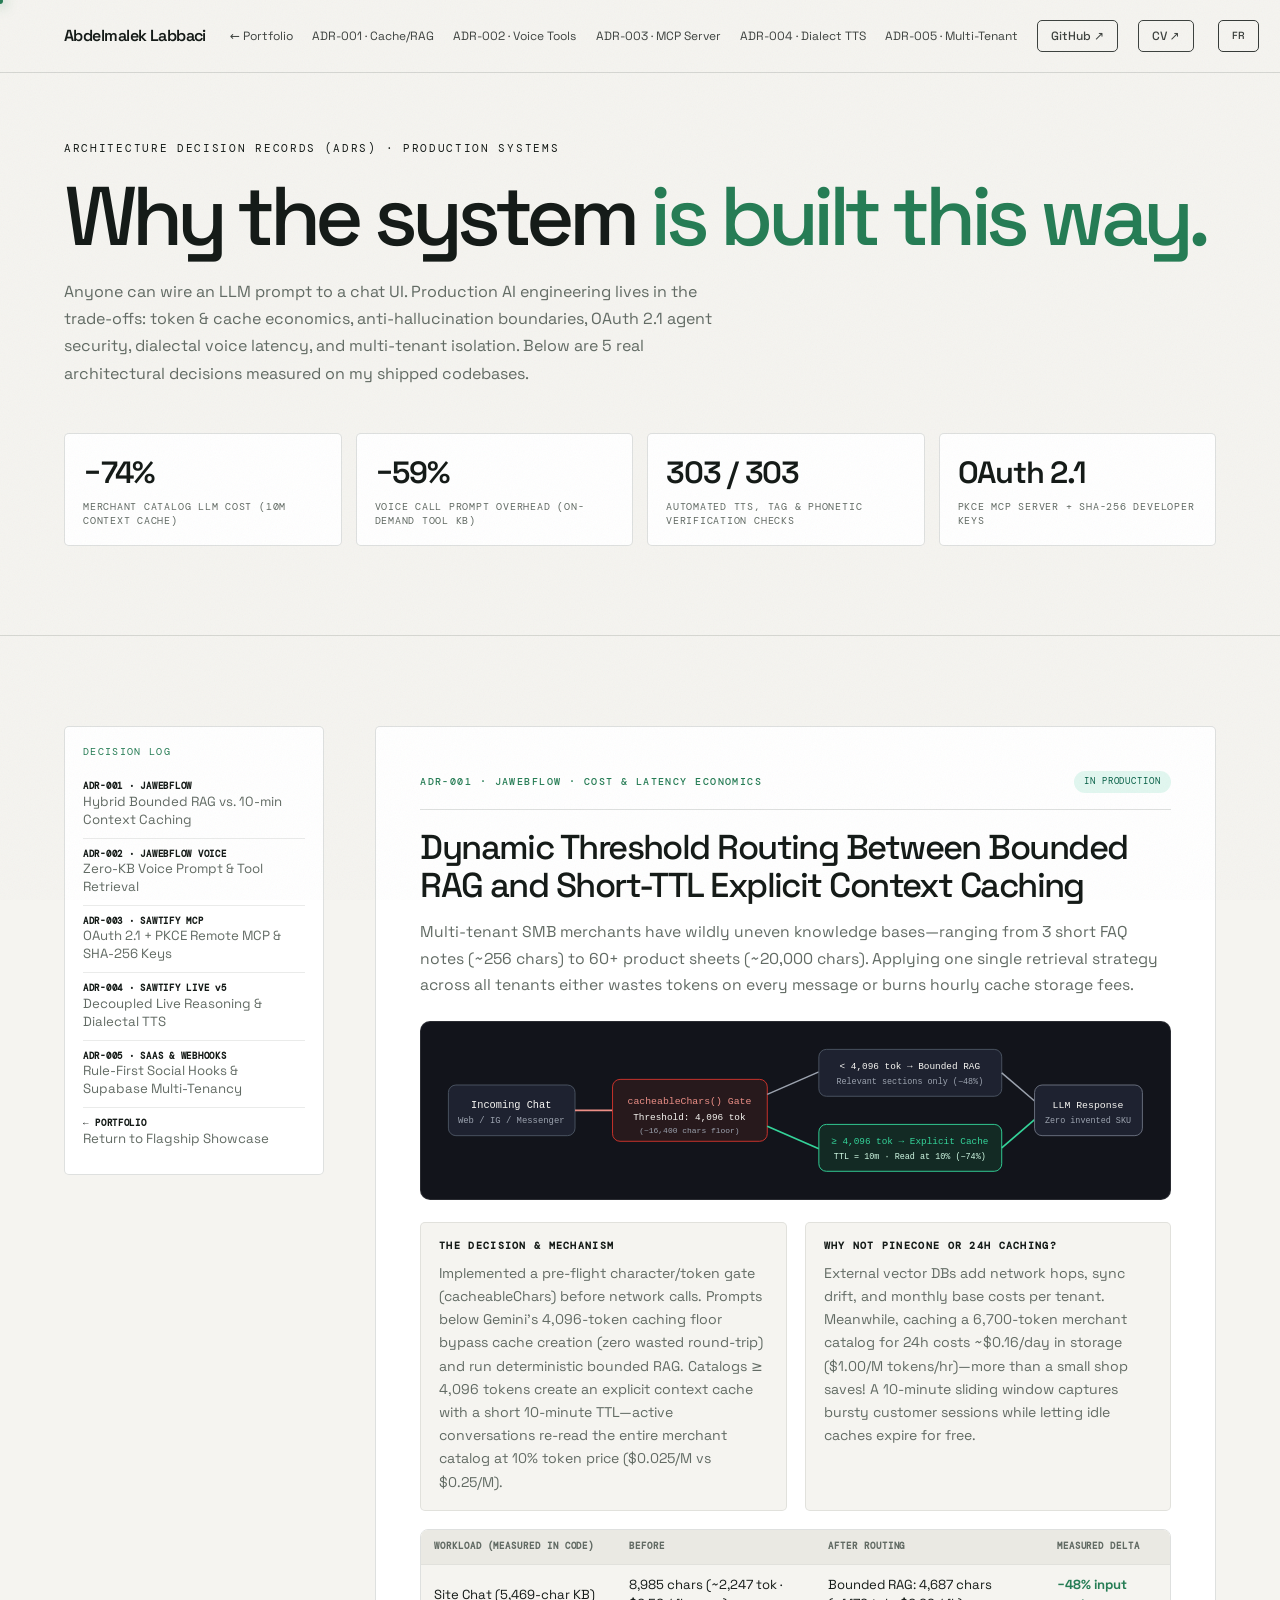
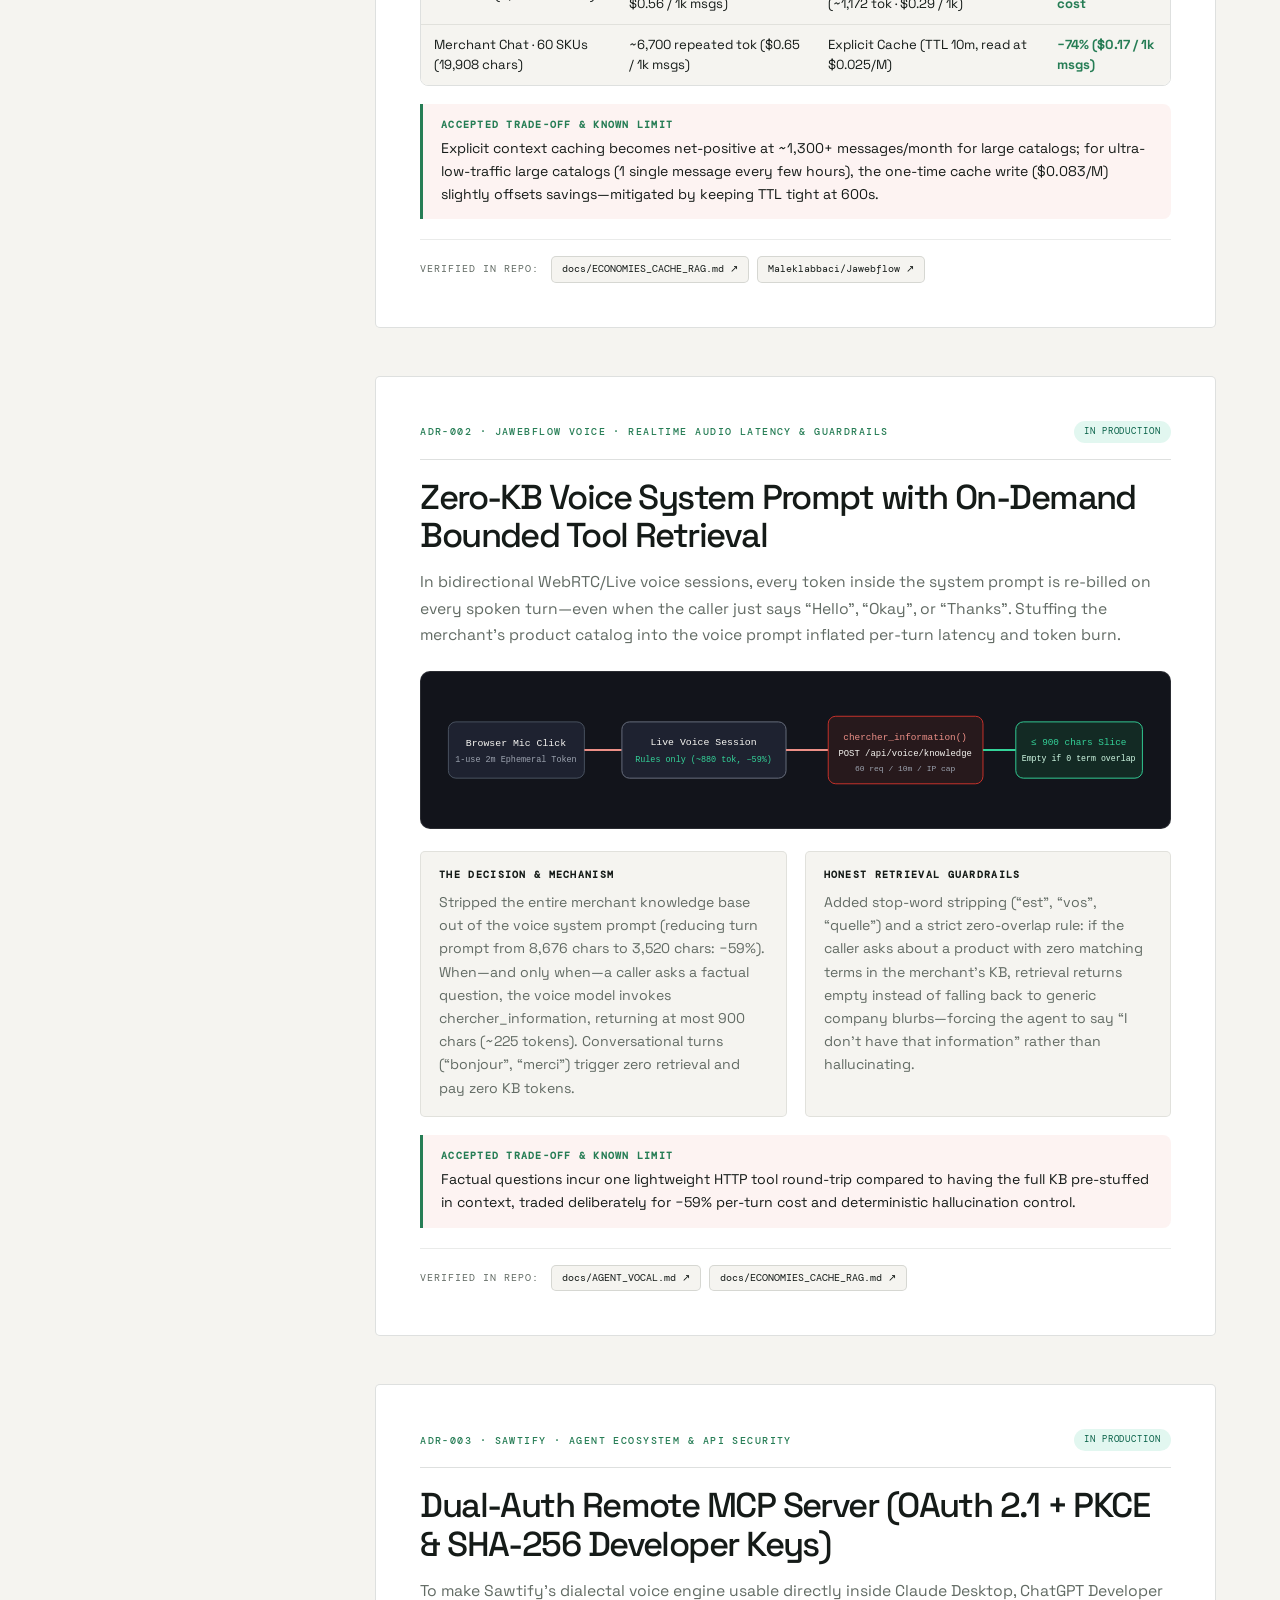
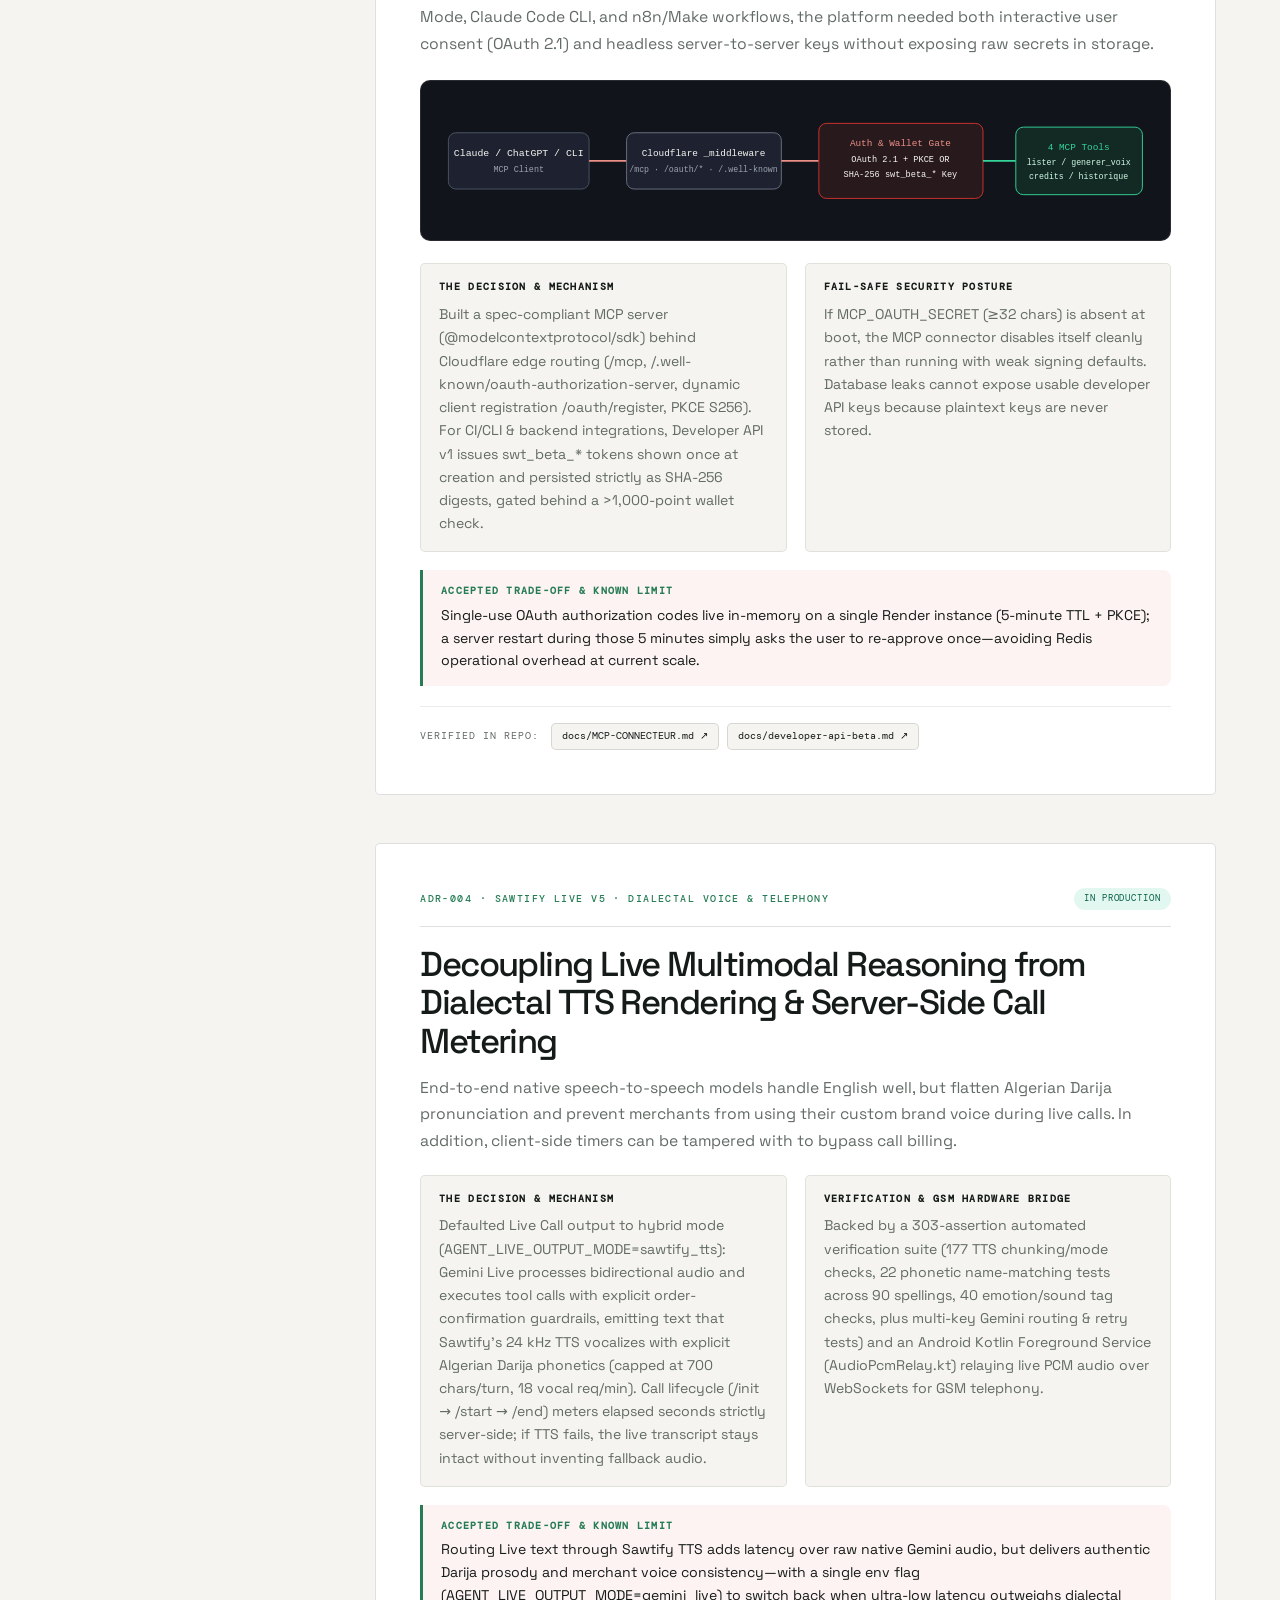
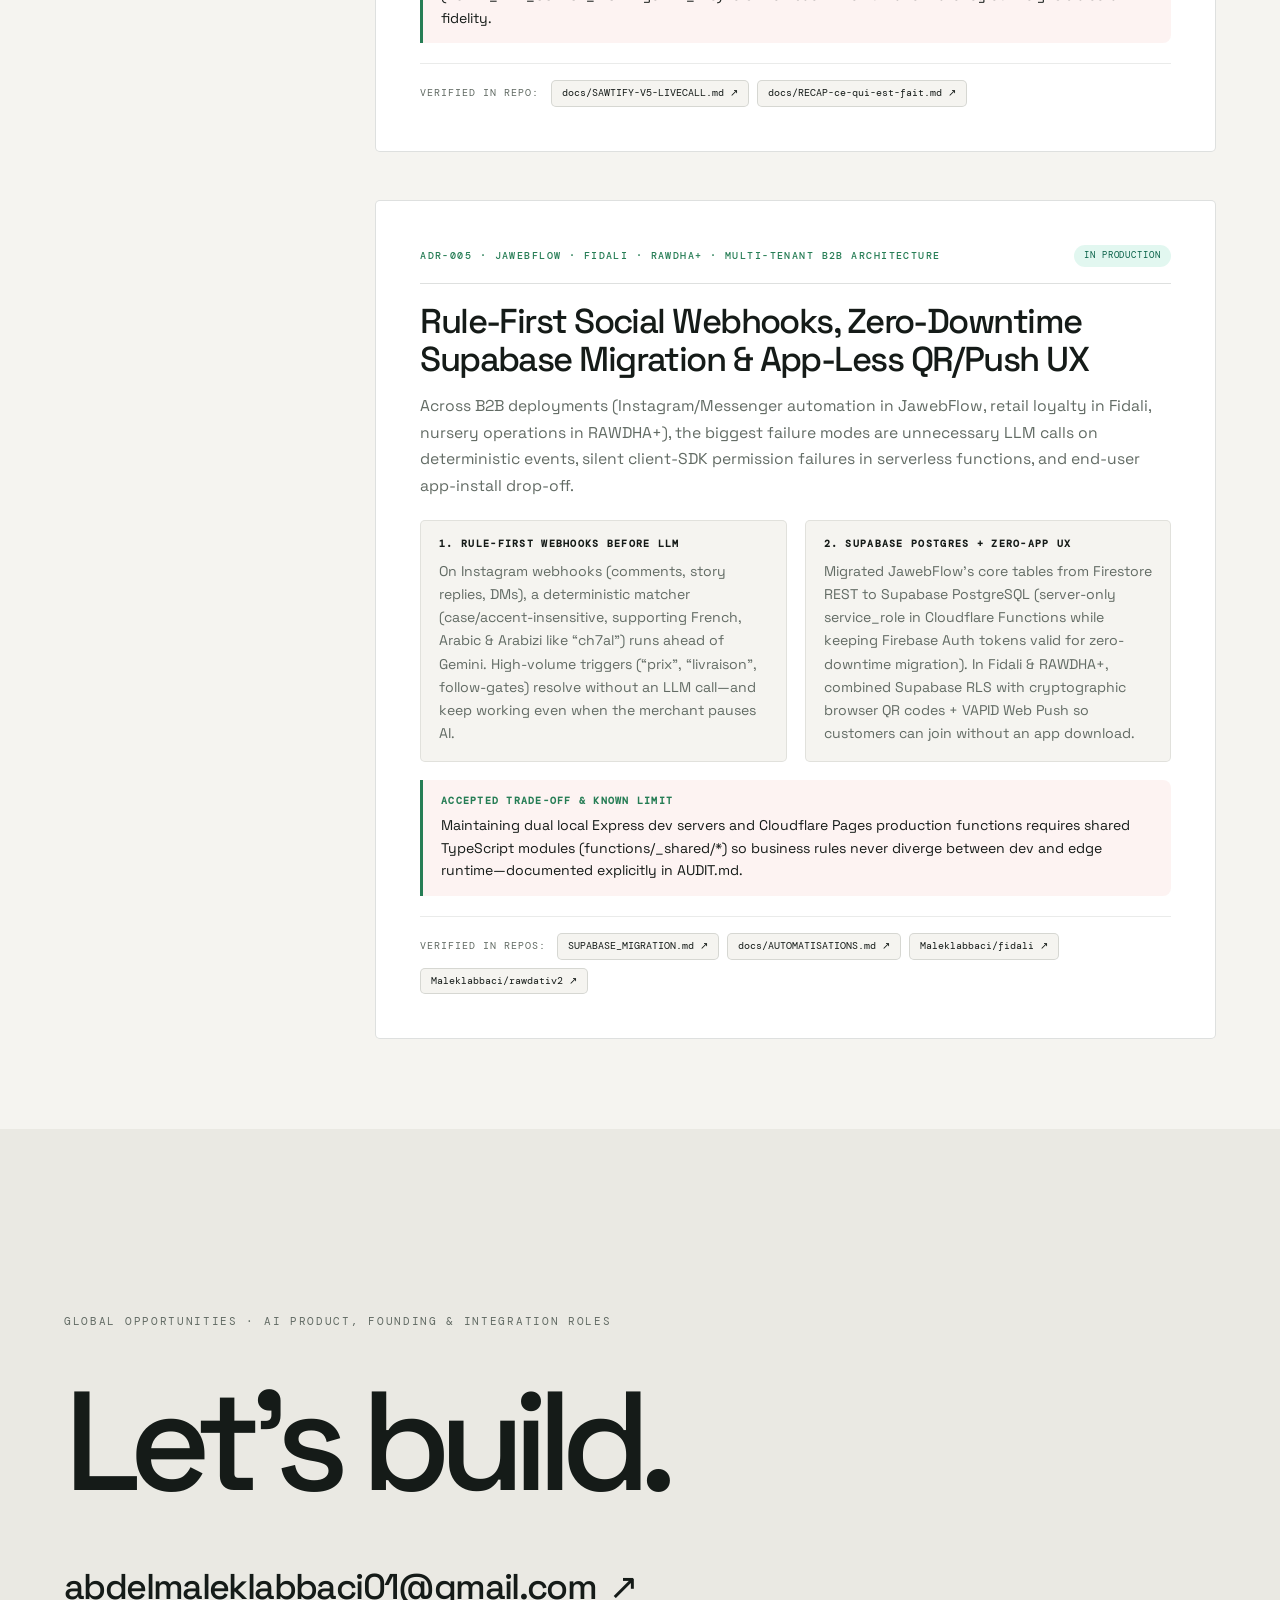
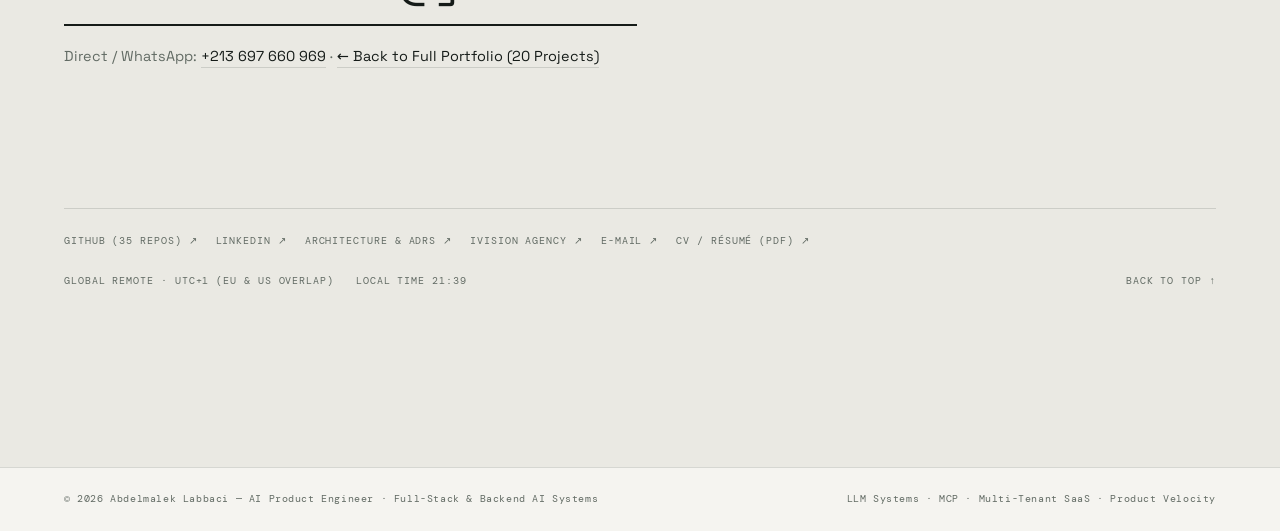
<file: architecture.html>
<!DOCTYPE html>
<html lang="en">
<head>
  <meta charset="utf-8">
  <meta name="viewport" content="width=device-width, initial-scale=1">
  <meta name="description" content="Architecture Decision Records (ADRs), LLM token economics, OAuth 2.1 MCP design, and production trade-offs by Abdelmalek Labbaci.">
  <meta name="theme-color" content="#EFEDE7">
  <meta property="og:type" content="website">
  <meta property="og:title" content="System Architecture & ADRs — Abdelmalek Labbaci">
  <meta property="og:description" content="Measured RAG vs. Context Caching benchmarks (−74% cost), OAuth 2.1 MCP server architecture, zero-KB voice tool-calling, and multi-tenant SaaS trade-offs.">
  <meta property="og:image" content="apercu.png">
  <title>Architecture &amp; ADRs — Abdelmalek Labbaci</title>
  <link rel="icon" type="image/svg+xml" href="favicon.svg">
  <link rel="preload" href="assets/fonts/space-grotesk-latin.woff2" as="font" type="font/woff2" crossorigin>
  <script>document.documentElement.classList.add('js')</script>
  <link rel="stylesheet" href="assets/css/style.css?v=20261114j">
</head>
<body class="page-arch">

  <div class="grain" aria-hidden="true"></div>
  <div class="progress" aria-hidden="true"><span id="progressBar"></span></div>

  <!-- ================= HEADER ================= -->
  <header class="header is-solid" id="header">
    <div class="header__inner wrap">
      <a class="brand" href="index.html" aria-label="Back to portfolio">
        <strong class="brand__full" data-bind="name">Abdelmalek Labbaci</strong><strong class="brand__short" aria-hidden="true" style="display:none">Abdelmalek</strong>
        <small data-bind="role">AI Product Engineer · Full-Stack &amp; Backend AI Systems</small>
      </a>
      <nav class="nav" aria-label="Primary navigation">
        <a href="index.html" data-i18n="arch.backHome">← Portfolio</a>
        <a href="#adr-001">ADR-001 · Cache/RAG</a>
        <a href="#adr-002">ADR-002 · Voice Tools</a>
        <a href="#adr-003">ADR-003 · MCP Server</a>
        <a href="#adr-004">ADR-004 · Dialect TTS</a>
        <a href="#adr-005">ADR-005 · Multi-Tenant</a>
        <a class="nav__gh" data-bind-href="github" href="https://github.com/Maleklabbaci" target="_blank" rel="noopener noreferrer">GitHub ↗</a>
        <a class="nav__cv" data-bind-href="cv" data-cv-download href="assets/abdelmalek_labbaci_resume_en.pdf" download><span data-i18n="nav.cv">CV</span> ↗</a>
      </nav>
      <div class="header__right">
        <button class="lang" id="langToggle" type="button" aria-label="Switch language">FR</button>
        <button class="menu-btn" id="menuBtn" type="button" aria-label="Open menu" aria-expanded="false"><span class="menu-btn__label">MENU</span><span class="menu-btn__bars" aria-hidden="true"></span></button>
      </div>
    </div>
  </header>

  <!-- ================= MOBILE MENU ================= -->
  <div class="menu" id="mobileMenu" aria-hidden="true">
    <div class="menu__langrow" role="group" aria-label="Language / Langue">
      <button class="menu__langopt is-active" type="button" data-set-lang="en" aria-pressed="true">EN — English</button>
      <button class="menu__langopt" type="button" data-set-lang="fr" aria-pressed="false">FR — Français</button>
    </div>
    <nav aria-label="Mobile navigation">
      <a href="index.html"><span>00</span><span data-i18n="arch.backHome">← Back to Portfolio</span></a>
      <a href="#adr-001"><span>01</span><span>ADR-001 · Hybrid RAG &amp; Cache</span></a>
      <a href="#adr-002"><span>02</span><span>ADR-002 · Voice Tool Retrieval</span></a>
      <a href="#adr-003"><span>03</span><span>ADR-003 · OAuth 2.1 MCP Server</span></a>
      <a href="#adr-004"><span>04</span><span>ADR-004 · Live Call &amp; Darija TTS</span></a>
      <a href="#adr-005"><span>05</span><span>ADR-005 · Multi-Tenant &amp; Webhooks</span></a>
      <a data-bind-href="github" href="https://github.com/Maleklabbaci" target="_blank" rel="noopener noreferrer"><span>06</span><span>GitHub (35 Repos) ↗</span></a>
    </nav>
    <div class="menu__foot"><span data-bind="email">abdelmaleklabbaci01@gmail.com</span><span data-bind="location">Global Remote · UTC+1</span></div>
  </div>

  <main id="top">
    <!-- ================= ARCHITECTURE HERO ================= -->
    <section class="arch-hero">
      <div class="wrap">
        <span class="tag" data-i18n="arch.kicker">ARCHITECTURE DECISION RECORDS (ADRs) · PRODUCTION SYSTEMS</span>
        <h1 class="arch-hero__title"><span data-i18n="arch.t1">Why the system</span> <em data-i18n="arch.t2">is built this way.</em></h1>
        <p class="arch-hero__lead" data-i18n="arch.lead">Anyone can wire an LLM prompt to a chat UI. Production AI engineering lives in the trade-offs: token &amp; cache economics, anti-hallucination boundaries, OAuth 2.1 agent security, dialectal voice latency, and multi-tenant isolation. Below are 5 real architectural decisions measured on my shipped codebases.</p>

        <div class="arch-hero__stats">
          <div class="arch-stat">
            <strong>−74%</strong>
            <span data-i18n="arch.stat1">Merchant catalog LLM cost (10m Context Cache)</span>
          </div>
          <div class="arch-stat">
            <strong>−59%</strong>
            <span data-i18n="arch.stat2">Voice call prompt overhead (On-demand Tool KB)</span>
          </div>
          <div class="arch-stat">
            <strong>303 / 303</strong>
            <span data-i18n="arch.stat3">Automated TTS, tag &amp; phonetic verification checks</span>
          </div>
          <div class="arch-stat">
            <strong>OAuth 2.1</strong>
            <span data-i18n="arch.stat4">PKCE MCP Server + SHA-256 Developer Keys</span>
          </div>
        </div>
      </div>
    </section>

    <!-- ================= ADR BODY ================= -->
    <section class="arch-body">
      <div class="wrap arch-layout">

        <!-- Sticky TOC -->
        <aside class="arch-toc" aria-label="Table of contents">
          <span class="arch-toc__title" data-i18n="arch.tocTitle">DECISION LOG</span>
          <a href="#adr-001"><b>ADR-001 · JAWEBFLOW</b><span data-i18n="adr1.short">Hybrid Bounded RAG vs. 10-min Context Caching</span></a>
          <a href="#adr-002"><b>ADR-002 · JAWEBFLOW VOICE</b><span data-i18n="adr2.short">Zero-KB Voice Prompt &amp; Tool Retrieval</span></a>
          <a href="#adr-003"><b>ADR-003 · SAWTIFY MCP</b><span data-i18n="adr3.short">OAuth 2.1 + PKCE Remote MCP &amp; SHA-256 Keys</span></a>
          <a href="#adr-004"><b>ADR-004 · SAWTIFY LIVE v5</b><span data-i18n="adr4.short">Decoupled Live Reasoning &amp; Dialectal TTS</span></a>
          <a href="#adr-005"><b>ADR-005 · SAAS &amp; WEBHOOKS</b><span data-i18n="adr5.short">Rule-First Social Hooks &amp; Supabase Multi-Tenancy</span></a>
          <a href="index.html#work"><b>← PORTFOLIO</b><span data-i18n="arch.backFlagships">Return to Flagship Showcase</span></a>
        </aside>

        <!-- ADR Cards -->
        <div class="adr-list">

          <!-- ==================== ADR-001 ==================== -->
          <article class="adr-card" id="adr-001">
            <div class="adr-head">
              <span class="adr-id">ADR-001 · JAWEBFLOW · COST &amp; LATENCY ECONOMICS</span>
              <span class="adr-status" data-i18n="adr.status">IN PRODUCTION</span>
            </div>
            <h2 class="adr-title" data-i18n="adr1.title">Dynamic Threshold Routing Between Bounded RAG and Short-TTL Explicit Context Caching</h2>
            <p class="adr-summary" data-i18n="adr1.summary">Multi-tenant SMB merchants have wildly uneven knowledge bases—ranging from 3 short FAQ notes (~256 chars) to 60+ product sheets (~20,000 chars). Applying one single retrieval strategy across all tenants either wastes tokens on every message or burns hourly cache storage fees.</p>

            <div class="adr-diagram" aria-label="ADR-001 architecture diagram">
              <svg viewBox="0 0 760 150" fill="none" xmlns="http://www.w3.org/2000/svg">
                <rect x="10" y="48" width="135" height="54" rx="8" fill="#1E2230" stroke="#4B5563"/>
                <text x="77" y="72" fill="#F8F7F3" font-family="monospace" font-size="11" text-anchor="middle">Incoming Chat</text>
                <text x="77" y="89" fill="#9CA3AF" font-family="monospace" font-size="9.5" text-anchor="middle">Web / IG / Messenger</text>
                <path d="M145 75H185" stroke="#EC8F87" stroke-width="2"/>
                <rect x="185" y="42" width="165" height="66" rx="8" fill="#27191C" stroke="#D0342C"/>
                <text x="267" y="68" fill="#EC8F87" font-family="monospace" font-size="10.5" text-anchor="middle">cacheableChars() Gate</text>
                <text x="267" y="85" fill="#F8F7F3" font-family="monospace" font-size="10" text-anchor="middle">Threshold: 4,096 tok</text>
                <text x="267" y="99" fill="#9CA3AF" font-family="monospace" font-size="8.5" text-anchor="middle">(~16,400 chars floor)</text>
                <path d="M350 58L405 34" stroke="#9CA3AF" stroke-width="1.6"/>
                <path d="M350 92L405 116" stroke="#34D399" stroke-width="1.8"/>
                <rect x="405" y="10" width="195" height="50" rx="8" fill="#1E2230" stroke="#4B5563"/>
                <text x="502" y="31" fill="#F8F7F3" font-family="monospace" font-size="10" text-anchor="middle">&lt; 4,096 tok → Bounded RAG</text>
                <text x="502" y="47" fill="#9CA3AF" font-family="monospace" font-size="9" text-anchor="middle">Relevant sections only (−48%)</text>
                <rect x="405" y="90" width="195" height="50" rx="8" fill="#132A24" stroke="#34D399"/>
                <text x="502" y="111" fill="#34D399" font-family="monospace" font-size="10" text-anchor="middle">≥ 4,096 tok → Explicit Cache</text>
                <text x="502" y="127" fill="#D1FAE5" font-family="monospace" font-size="9" text-anchor="middle">TTL = 10m · Read at 10% (−74%)</text>
                <path d="M600 35L635 65" stroke="#9CA3AF" stroke-width="1.6"/>
                <path d="M600 115L635 85" stroke="#34D399" stroke-width="1.8"/>
                <rect x="635" y="48" width="115" height="54" rx="8" fill="#1E2230" stroke="#6B7280"/>
                <text x="692" y="72" fill="#F8F7F3" font-family="monospace" font-size="10.5" text-anchor="middle">LLM Response</text>
                <text x="692" y="88" fill="#9CA3AF" font-family="monospace" font-size="9" text-anchor="middle">Zero invented SKU</text>
              </svg>
            </div>

            <div class="adr-cols">
              <div class="adr-box">
                <h3 data-i18n="adr.whyTitle">THE DECISION &amp; MECHANISM</h3>
                <p data-i18n="adr1.decision">Implemented a pre-flight character/token gate (cacheableChars) before network calls. Prompts below Gemini's 4,096-token caching floor bypass cache creation (zero wasted round-trip) and run deterministic bounded RAG. Catalogs ≥ 4,096 tokens create an explicit context cache with a short 10-minute TTL—active conversations re-read the entire merchant catalog at 10% token price ($0.025/M vs $0.25/M).</p>
              </div>
              <div class="adr-box">
                <h3 data-i18n="adr.altTitle">WHY NOT PINECONE OR 24H CACHING?</h3>
                <p data-i18n="adr1.alt">External vector DBs add network hops, sync drift, and monthly base costs per tenant. Meanwhile, caching a 6,700-token merchant catalog for 24h costs ~$0.16/day in storage ($1.00/M tokens/hr)—more than a small shop saves! A 10-minute sliding window captures bursty customer sessions while letting idle caches expire for free.</p>
              </div>
            </div>

            <div class="adr-table-wrap">
              <table class="adr-table">
                <thead>
                  <tr>
                    <th data-i18n="adr1.th1">Workload (Measured in Code)</th>
                    <th data-i18n="adr1.th2">Before</th>
                    <th data-i18n="adr1.th3">After Routing</th>
                    <th data-i18n="adr1.th4">Measured Delta</th>
                  </tr>
                </thead>
                <tbody>
                  <tr>
                    <td>Site Chat (5,469-char KB)</td>
                    <td>8,985 chars (~2,247 tok · $0.56 / 1k msgs)</td>
                    <td>Bounded RAG: 4,687 chars (~1,172 tok · $0.29 / 1k)</td>
                    <td><b>−48% input cost</b></td>
                  </tr>
                  <tr>
                    <td>Merchant Chat · 60 SKUs (19,908 chars)</td>
                    <td>~6,700 repeated tok ($0.65 / 1k msgs)</td>
                    <td>Explicit Cache (TTL 10m, read at $0.025/M)</td>
                    <td><b>−74% ($0.17 / 1k msgs)</b></td>
                  </tr>
                </tbody>
              </table>
            </div>

            <div class="adr-limit">
              <strong data-i18n="adr.limitTitle">ACCEPTED TRADE-OFF &amp; KNOWN LIMIT</strong>
              <p data-i18n="adr1.limit">Explicit context caching becomes net-positive at ~1,300+ messages/month for large catalogs; for ultra-low-traffic large catalogs (1 single message every few hours), the one-time cache write ($0.083/M) slightly offsets savings—mitigated by keeping TTL tight at 600s.</p>
            </div>

            <div class="adr-files">
              <span data-i18n="adr.source">VERIFIED IN REPO:</span>
              <a href="https://github.com/Maleklabbaci/Jawebflow/blob/main/docs/ECONOMIES_CACHE_RAG.md" target="_blank" rel="noopener noreferrer">docs/ECONOMIES_CACHE_RAG.md ↗</a>
              <a href="https://github.com/Maleklabbaci/Jawebflow" target="_blank" rel="noopener noreferrer">Maleklabbaci/Jawebflow ↗</a>
            </div>
          </article>

          <!-- ==================== ADR-002 ==================== -->
          <article class="adr-card" id="adr-002">
            <div class="adr-head">
              <span class="adr-id">ADR-002 · JAWEBFLOW VOICE · REALTIME AUDIO LATENCY &amp; GUARDRAILS</span>
              <span class="adr-status" data-i18n="adr.status">IN PRODUCTION</span>
            </div>
            <h2 class="adr-title" data-i18n="adr2.title">Zero-KB Voice System Prompt with On-Demand Bounded Tool Retrieval</h2>
            <p class="adr-summary" data-i18n="adr2.summary">In bidirectional WebRTC/Live voice sessions, every token inside the system prompt is re-billed on every spoken turn—even when the caller just says “Hello”, “Okay”, or “Thanks”. Stuffing the merchant's product catalog into the voice prompt inflated per-turn latency and token burn.</p>

            <div class="adr-diagram" aria-label="ADR-002 voice tool architecture">
              <svg viewBox="0 0 760 128" fill="none" xmlns="http://www.w3.org/2000/svg">
                <rect x="10" y="34" width="145" height="60" rx="8" fill="#1E2230" stroke="#4B5563"/>
                <text x="82" y="60" fill="#F8F7F3" font-family="monospace" font-size="10.5" text-anchor="middle">Browser Mic Click</text>
                <text x="82" y="77" fill="#9CA3AF" font-family="monospace" font-size="9" text-anchor="middle">1-use 2m Ephemeral Token</text>
                <path d="M155 64H195" stroke="#EC8F87" stroke-width="2"/>
                <rect x="195" y="34" width="175" height="60" rx="8" fill="#1E2230" stroke="#6B7280"/>
                <text x="282" y="59" fill="#F8F7F3" font-family="monospace" font-size="10.5" text-anchor="middle">Live Voice Session</text>
                <text x="282" y="77" fill="#34D399" font-family="monospace" font-size="9" text-anchor="middle">Rules only (~880 tok, −59%)</text>
                <path d="M370 64H415" stroke="#EC8F87" stroke-width="2"/>
                <rect x="415" y="28" width="165" height="72" rx="8" fill="#27191C" stroke="#D0342C"/>
                <text x="497" y="53" fill="#EC8F87" font-family="monospace" font-size="10" text-anchor="middle">chercher_information()</text>
                <text x="497" y="70" fill="#F8F7F3" font-family="monospace" font-size="9.5" text-anchor="middle">POST /api/voice/knowledge</text>
                <text x="497" y="86" fill="#9CA3AF" font-family="monospace" font-size="8.5" text-anchor="middle">60 req / 10m / IP cap</text>
                <path d="M580 64H615" stroke="#34D399" stroke-width="2"/>
                <rect x="615" y="34" width="135" height="60" rx="8" fill="#132A24" stroke="#34D399"/>
                <text x="682" y="59" fill="#34D399" font-family="monospace" font-size="10" text-anchor="middle">≤ 900 chars Slice</text>
                <text x="682" y="76" fill="#D1FAE5" font-family="monospace" font-size="8.8" text-anchor="middle">Empty if 0 term overlap</text>
              </svg>
            </div>

            <div class="adr-cols">
              <div class="adr-box">
                <h3 data-i18n="adr.whyTitle">THE DECISION &amp; MECHANISM</h3>
                <p data-i18n="adr2.decision">Stripped the entire merchant knowledge base out of the voice system prompt (reducing turn prompt from 8,676 chars to 3,520 chars: −59%). When—and only when—a caller asks a factual question, the voice model invokes chercher_information, returning at most 900 chars (~225 tokens). Conversational turns (“bonjour”, “merci”) trigger zero retrieval and pay zero KB tokens.</p>
              </div>
              <div class="adr-box">
                <h3 data-i18n="adr2.guardTitle">HONEST RETRIEVAL GUARDRAILS</h3>
                <p data-i18n="adr2.guard">Added stop-word stripping (“est”, “vos”, “quelle”) and a strict zero-overlap rule: if the caller asks about a product with zero matching terms in the merchant's KB, retrieval returns empty instead of falling back to generic company blurbs—forcing the agent to say “I don’t have that information” rather than hallucinating.</p>
              </div>
            </div>

            <div class="adr-limit">
              <strong data-i18n="adr.limitTitle">ACCEPTED TRADE-OFF &amp; KNOWN LIMIT</strong>
              <p data-i18n="adr2.limit">Factual questions incur one lightweight HTTP tool round-trip compared to having the full KB pre-stuffed in context, traded deliberately for −59% per-turn cost and deterministic hallucination control.</p>
            </div>

            <div class="adr-files">
              <span data-i18n="adr.source">VERIFIED IN REPO:</span>
              <a href="https://github.com/Maleklabbaci/Jawebflow/blob/main/docs/AGENT_VOCAL.md" target="_blank" rel="noopener noreferrer">docs/AGENT_VOCAL.md ↗</a>
              <a href="https://github.com/Maleklabbaci/Jawebflow/blob/main/docs/ECONOMIES_CACHE_RAG.md" target="_blank" rel="noopener noreferrer">docs/ECONOMIES_CACHE_RAG.md ↗</a>
            </div>
          </article>

          <!-- ==================== ADR-003 ==================== -->
          <article class="adr-card" id="adr-003">
            <div class="adr-head">
              <span class="adr-id">ADR-003 · SAWTIFY · AGENT ECOSYSTEM &amp; API SECURITY</span>
              <span class="adr-status" data-i18n="adr.status">IN PRODUCTION</span>
            </div>
            <h2 class="adr-title" data-i18n="adr3.title">Dual-Auth Remote MCP Server (OAuth 2.1 + PKCE &amp; SHA-256 Developer Keys)</h2>
            <p class="adr-summary" data-i18n="adr3.summary">To make Sawtify's dialectal voice engine usable directly inside Claude Desktop, ChatGPT Developer Mode, Claude Code CLI, and n8n/Make workflows, the platform needed both interactive user consent (OAuth 2.1) and headless server-to-server keys without exposing raw secrets in storage.</p>

            <div class="adr-diagram" aria-label="ADR-003 MCP OAuth 2.1 diagram">
              <svg viewBox="0 0 760 132" fill="none" xmlns="http://www.w3.org/2000/svg">
                <rect x="10" y="36" width="150" height="60" rx="8" fill="#1E2230" stroke="#4B5563"/>
                <text x="85" y="61" fill="#F8F7F3" font-family="monospace" font-size="10.5" text-anchor="middle">Claude / ChatGPT / CLI</text>
                <text x="85" y="78" fill="#9CA3AF" font-family="monospace" font-size="9" text-anchor="middle">MCP Client</text>
                <path d="M160 66H200" stroke="#EC8F87" stroke-width="2"/>
                <rect x="200" y="36" width="165" height="60" rx="8" fill="#1E2230" stroke="#6B7280"/>
                <text x="282" y="61" fill="#F8F7F3" font-family="monospace" font-size="10" text-anchor="middle">Cloudflare _middleware</text>
                <text x="282" y="78" fill="#9CA3AF" font-family="monospace" font-size="8.8" text-anchor="middle">/mcp · /oauth/* · /.well-known</text>
                <path d="M365 66H405" stroke="#EC8F87" stroke-width="2"/>
                <rect x="405" y="26" width="175" height="80" rx="8" fill="#27191C" stroke="#D0342C"/>
                <text x="492" y="50" fill="#EC8F87" font-family="monospace" font-size="10" text-anchor="middle">Auth &amp; Wallet Gate</text>
                <text x="492" y="67" fill="#F8F7F3" font-family="monospace" font-size="9.2" text-anchor="middle">OAuth 2.1 + PKCE OR</text>
                <text x="492" y="83" fill="#F8F7F3" font-family="monospace" font-size="9.2" text-anchor="middle">SHA-256 swt_beta_* Key</text>
                <path d="M580 66H615" stroke="#34D399" stroke-width="2"/>
                <rect x="615" y="30" width="135" height="72" rx="8" fill="#132A24" stroke="#34D399"/>
                <text x="682" y="54" fill="#34D399" font-family="monospace" font-size="10" text-anchor="middle">4 MCP Tools</text>
                <text x="682" y="70" fill="#D1FAE5" font-family="monospace" font-size="8.8" text-anchor="middle">lister / generer_voix</text>
                <text x="682" y="85" fill="#D1FAE5" font-family="monospace" font-size="8.8" text-anchor="middle">credits / historique</text>
              </svg>
            </div>

            <div class="adr-cols">
              <div class="adr-box">
                <h3 data-i18n="adr.whyTitle">THE DECISION &amp; MECHANISM</h3>
                <p data-i18n="adr3.decision">Built a spec-compliant MCP server (@modelcontextprotocol/sdk) behind Cloudflare edge routing (/mcp, /.well-known/oauth-authorization-server, dynamic client registration /oauth/register, PKCE S256). For CI/CLI &amp; backend integrations, Developer API v1 issues swt_beta_* tokens shown once at creation and persisted strictly as SHA-256 digests, gated behind a &gt;1,000-point wallet check.</p>
              </div>
              <div class="adr-box">
                <h3 data-i18n="adr.altTitle">FAIL-SAFE SECURITY POSTURE</h3>
                <p data-i18n="adr3.alt">If MCP_OAUTH_SECRET (&ge;32 chars) is absent at boot, the MCP connector disables itself cleanly rather than running with weak signing defaults. Database leaks cannot expose usable developer API keys because plaintext keys are never stored.</p>
              </div>
            </div>

            <div class="adr-limit">
              <strong data-i18n="adr.limitTitle">ACCEPTED TRADE-OFF &amp; KNOWN LIMIT</strong>
              <p data-i18n="adr3.limit">Single-use OAuth authorization codes live in-memory on a single Render instance (5-minute TTL + PKCE); a server restart during those 5 minutes simply asks the user to re-approve once—avoiding Redis operational overhead at current scale.</p>
            </div>

            <div class="adr-files">
              <span data-i18n="adr.source">VERIFIED IN REPO:</span>
              <a href="https://github.com/Maleklabbaci/Sawtify/blob/main/docs/MCP-CONNECTEUR.md" target="_blank" rel="noopener noreferrer">docs/MCP-CONNECTEUR.md ↗</a>
              <a href="https://github.com/Maleklabbaci/Sawtify/blob/main/docs/developer-api-beta.md" target="_blank" rel="noopener noreferrer">docs/developer-api-beta.md ↗</a>
            </div>
          </article>

          <!-- ==================== ADR-004 ==================== -->
          <article class="adr-card" id="adr-004">
            <div class="adr-head">
              <span class="adr-id">ADR-004 · SAWTIFY LIVE v5 · DIALECTAL VOICE &amp; TELEPHONY</span>
              <span class="adr-status" data-i18n="adr.status">IN PRODUCTION</span>
            </div>
            <h2 class="adr-title" data-i18n="adr4.title">Decoupling Live Multimodal Reasoning from Dialectal TTS Rendering &amp; Server-Side Call Metering</h2>
            <p class="adr-summary" data-i18n="adr4.summary">End-to-end native speech-to-speech models handle English well, but flatten Algerian Darija pronunciation and prevent merchants from using their custom brand voice during live calls. In addition, client-side timers can be tampered with to bypass call billing.</p>

            <div class="adr-cols">
              <div class="adr-box">
                <h3 data-i18n="adr.whyTitle">THE DECISION &amp; MECHANISM</h3>
                <p data-i18n="adr4.decision">Defaulted Live Call output to hybrid mode (AGENT_LIVE_OUTPUT_MODE=sawtify_tts): Gemini Live processes bidirectional audio and executes tool calls with explicit order-confirmation guardrails, emitting text that Sawtify's 24 kHz TTS vocalizes with explicit Algerian Darija phonetics (capped at 700 chars/turn, 18 vocal req/min). Call lifecycle (/init → /start → /end) meters elapsed seconds strictly server-side; if TTS fails, the live transcript stays intact without inventing fallback audio.</p>
              </div>
              <div class="adr-box">
                <h3 data-i18n="adr4.testTitle">VERIFICATION &amp; GSM HARDWARE BRIDGE</h3>
                <p data-i18n="adr4.test">Backed by a 303-assertion automated verification suite (177 TTS chunking/mode checks, 22 phonetic name-matching tests across 90 spellings, 40 emotion/sound tag checks, plus multi-key Gemini routing &amp; retry tests) and an Android Kotlin Foreground Service (AudioPcmRelay.kt) relaying live PCM audio over WebSockets for GSM telephony.</p>
              </div>
            </div>

            <div class="adr-limit">
              <strong data-i18n="adr.limitTitle">ACCEPTED TRADE-OFF &amp; KNOWN LIMIT</strong>
              <p data-i18n="adr4.limit">Routing Live text through Sawtify TTS adds latency over raw native Gemini audio, but delivers authentic Darija prosody and merchant voice consistency—with a single env flag (AGENT_LIVE_OUTPUT_MODE=gemini_live) to switch back when ultra-low latency outweighs dialectal fidelity.</p>
            </div>

            <div class="adr-files">
              <span data-i18n="adr.source">VERIFIED IN REPO:</span>
              <a href="https://github.com/Maleklabbaci/Sawtify/blob/main/docs/SAWTIFY-V5-LIVECALL.md" target="_blank" rel="noopener noreferrer">docs/SAWTIFY-V5-LIVECALL.md ↗</a>
              <a href="https://github.com/Maleklabbaci/Sawtify/blob/main/docs/RECAP-ce-qui-est-fait.md" target="_blank" rel="noopener noreferrer">docs/RECAP-ce-qui-est-fait.md ↗</a>
            </div>
          </article>

          <!-- ==================== ADR-005 ==================== -->
          <article class="adr-card" id="adr-005">
            <div class="adr-head">
              <span class="adr-id">ADR-005 · JAWEBFLOW · FIDALI · RAWDHA+ · MULTI-TENANT B2B ARCHITECTURE</span>
              <span class="adr-status" data-i18n="adr.status">IN PRODUCTION</span>
            </div>
            <h2 class="adr-title" data-i18n="adr5.title">Rule-First Social Webhooks, Zero-Downtime Supabase Migration &amp; App-Less QR/Push UX</h2>
            <p class="adr-summary" data-i18n="adr5.summary">Across B2B deployments (Instagram/Messenger automation in JawebFlow, retail loyalty in Fidali, nursery operations in RAWDHA+), the biggest failure modes are unnecessary LLM calls on deterministic events, silent client-SDK permission failures in serverless functions, and end-user app-install drop-off.</p>

            <div class="adr-cols">
              <div class="adr-box">
                <h3 data-i18n="adr5.sub1">1. RULE-FIRST WEBHOOKS BEFORE LLM</h3>
                <p data-i18n="adr5.p1">On Instagram webhooks (comments, story replies, DMs), a deterministic matcher (case/accent-insensitive, supporting French, Arabic &amp; Arabizi like “ch7al”) runs ahead of Gemini. High-volume triggers (“prix”, “livraison”, follow-gates) resolve without an LLM call—and keep working even when the merchant pauses AI.</p>
              </div>
              <div class="adr-box">
                <h3 data-i18n="adr5.sub2">2. SUPABASE POSTGRES + ZERO-APP UX</h3>
                <p data-i18n="adr5.p2">Migrated JawebFlow's core tables from Firestore REST to Supabase PostgreSQL (server-only service_role in Cloudflare Functions while keeping Firebase Auth tokens valid for zero-downtime migration). In Fidali &amp; RAWDHA+, combined Supabase RLS with cryptographic browser QR codes + VAPID Web Push so customers can join without an app download.</p>
              </div>
            </div>

            <div class="adr-limit">
              <strong data-i18n="adr.limitTitle">ACCEPTED TRADE-OFF &amp; KNOWN LIMIT</strong>
              <p data-i18n="adr5.limit">Maintaining dual local Express dev servers and Cloudflare Pages production functions requires shared TypeScript modules (functions/_shared/*) so business rules never diverge between dev and edge runtime—documented explicitly in AUDIT.md.</p>
            </div>

            <div class="adr-files">
              <span data-i18n="adr.source">VERIFIED IN REPOS:</span>
              <a href="https://github.com/Maleklabbaci/Jawebflow/blob/main/SUPABASE_MIGRATION.md" target="_blank" rel="noopener noreferrer">SUPABASE_MIGRATION.md ↗</a>
              <a href="https://github.com/Maleklabbaci/Jawebflow/blob/main/docs/AUTOMATISATIONS.md" target="_blank" rel="noopener noreferrer">docs/AUTOMATISATIONS.md ↗</a>
              <a href="https://github.com/Maleklabbaci/fidali" target="_blank" rel="noopener noreferrer">Maleklabbaci/fidali ↗</a>
              <a href="https://github.com/Maleklabbaci/rawdativ2" target="_blank" rel="noopener noreferrer">Maleklabbaci/rawdativ2 ↗</a>
            </div>
          </article>

        </div>
      </div>
    </section>

    <!-- ================= CONTACT CTA ================= -->
    <section class="contact" id="contact">
      <div class="wrap">
        <span class="tag" data-i18n="contact.tag">GLOBAL OPPORTUNITIES · AI PRODUCT, FOUNDING &amp; INTEGRATION ROLES</span>
        <h2 class="contact__title" data-reveal data-i18n="contact.title">Let’s build.</h2>
        <a class="contact__mail" data-anim data-bind-href="email" href="mailto:abdelmaleklabbaci01@gmail.com"><span data-bind="email">abdelmaleklabbaci01@gmail.com</span><span aria-hidden="true">↗</span></a>
        <p class="contact__phone" data-anim><span data-i18n="contact.phone">Direct / WhatsApp:</span> <a data-bind-href="phoneHref" href="tel:+213697660969"><span data-bind="phone">+213 697 660 969</span></a> · <a href="index.html" data-i18n="arch.backPortfolioLink">← Back to Full Portfolio (20 Projects)</a></p>
        <div class="contact__bottom" data-anim>
          <div class="socials" id="socials"></div>
          <div class="contact__meta"><span data-bind="location">Global Remote · UTC+1</span><span id="localTime"></span></div>
          <a class="contact__top" href="#top"><span data-i18n="footer.top">Back to top</span> <span aria-hidden="true">↑</span></a>
        </div>
      </div>
    </section>
  </main>

  <footer class="footer">
    <div class="wrap footer__inner" data-anim>
      <span>© <span data-bind="year">2026</span> <span data-bind="name">Abdelmalek Labbaci</span> — <span data-i18n="footer.note">AI Product Engineer · Full-Stack &amp; Backend AI Systems</span></span>
      <span data-i18n="footer.tagline">LLM Systems · MCP · Multi-Tenant SaaS · Product Velocity</span>
    </div>
  </footer>

  <script src="assets/js/config.js?v=20261114b"></script>
  <script src="assets/js/main.js?v=20261114j"></script>
</body>
</html>
</file>
<file: assets/css/style.css>
/* ============================================================
   PORTFOLIO v2 — « Plein écran & images »
   Lumière, papier chaud, un seul accent bleu cobalt, peu de texte.
   ============================================================ */

/* ---------- Fonts ---------- */
@font-face{font-family:"Space Grotesk";src:url("../fonts/space-grotesk-latin.woff2") format("woff2");font-weight:300 700;font-display:swap;unicode-range:U+0000-00FF,U+0131,U+0152-0153,U+02BB-02BC,U+02C6,U+02DA,U+02DC,U+0304,U+0308,U+0329,U+2000-206F,U+20AC,U+2122,U+2191,U+2193,U+2212,U+2215,U+FEFF,U+FFFD}
@font-face{font-family:"Space Grotesk";src:url("../fonts/space-grotesk-latin-ext.woff2") format("woff2");font-weight:300 700;font-display:swap;unicode-range:U+0100-02BA,U+02BD-02C5,U+02C7-02CC,U+02CE-02D7,U+02DD-02FF,U+0304,U+0308,U+0329,U+1D00-1DBF,U+1E00-1E9F,U+1EF2-1EFF,U+2020,U+20A0-20AB,U+20AD-20C4,U+2113,U+2C60-2C7F,U+A720-A7FF}
@font-face{font-family:"DM Mono";src:url("../fonts/dm-mono-400.woff2") format("woff2");font-weight:400;font-display:swap}
@font-face{font-family:"DM Mono";src:url("../fonts/dm-mono-500.woff2") format("woff2");font-weight:500;font-display:swap}
@font-face{font-family:"Instrument Serif";src:url("../fonts/instrument-serif.woff2") format("woff2");font-weight:400;font-style:normal;font-display:swap}
@font-face{font-family:"Instrument Serif";src:url("../fonts/instrument-serif-italic.woff2") format("woff2");font-weight:400;font-style:italic;font-display:swap}

/* ---------- Tokens ---------- */
:root{
  --paper:#EFEDE7; --paper-2:#E7E4DC; --ink:#141414; --muted:#6B6862;
  --line:rgba(20,20,20,.16); --line-soft:rgba(20,20,20,.09);
  --accent:#D0342C; --accent-light:#EC8F87; --white:#F8F7F3;
  --ease:cubic-bezier(.22,1,.36,1);
  --pad:clamp(20px,5vw,72px);
}
*,*::before,*::after{box-sizing:border-box}
html{scroll-behavior:smooth;-webkit-text-size-adjust:100%}
#index,#mcp,#portfolio,#about,#contact{scroll-margin-top:88px}
body{margin:0;background:var(--paper);color:var(--ink);font-family:"Space Grotesk",system-ui,-apple-system,sans-serif;font-size:16px;line-height:1.5;overflow-x:hidden}
body.menu-open{overflow:hidden}
::selection{background:var(--accent);color:var(--white)}
a{color:inherit;text-decoration:none}
button{font:inherit;cursor:pointer}
img{display:block;max-width:100%}
ul,ol{margin:0;padding:0;list-style:none}
h1,h2,p,figure{margin:0}
:focus-visible{outline:2px solid var(--accent);outline-offset:5px}
.wrap{width:100%;max-width:1560px;margin-inline:auto;padding-inline:var(--pad)}
.tag,.sec-head,.index-note,.cap__meta,.cap a,.stage__top,.stage__rail,.hero__sub,.hero__scroll,.menu__foot,.contact__bottom,.footer,.lang,.brand small,.about__sign,.about__text{font-family:"DM Mono",monospace}
.tag{font-size:.66rem;letter-spacing:.16em;text-transform:uppercase}

/* ---------- Ambiance ---------- */
.grain{position:fixed;inset:0;z-index:9998;pointer-events:none;opacity:.05;mix-blend-mode:multiply;background-image:url("data:image/svg+xml,%3Csvg xmlns='http://www.w3.org/2000/svg' width='180' height='180'%3E%3Cfilter id='n'%3E%3CfeTurbulence type='fractalNoise' baseFrequency='.82' numOctaves='3' stitchTiles='stitch'/%3E%3C/filter%3E%3Crect width='100%25' height='100%25' filter='url(%23n)'/%3E%3C/svg%3E")}
.progress{position:fixed;top:0;left:0;right:0;height:2px;z-index:120;pointer-events:none}
.progress span{display:block;position:relative;height:100%;width:0;background:var(--accent);box-shadow:0 0 12px rgba(208,52,44,.5)}
.progress span::after{content:"";position:absolute;right:-3px;top:-2px;width:6px;height:6px;border-radius:50%;background:var(--accent);box-shadow:0 0 14px var(--accent)}

/* ---------- Header ---------- */
.header{position:fixed;top:0;left:0;right:0;z-index:100;color:var(--white);border-bottom:1px solid transparent;transition:background .45s,color .45s,border-color .45s}
.header.is-solid{background:color-mix(in srgb,var(--paper) 94%,transparent);backdrop-filter:blur(16px) saturate(130%);-webkit-backdrop-filter:blur(16px) saturate(130%);color:var(--ink);border-bottom-color:var(--line)}
.header__inner{height:84px;display:flex;align-items:center;justify-content:space-between;gap:24px}
.brand{display:flex;align-items:baseline;gap:14px;flex-shrink:0}
.brand strong{font-size:1.02rem;font-weight:600;letter-spacing:-.035em}
.brand small{font-size:.6rem;letter-spacing:.12em;text-transform:uppercase;opacity:.65}
.brand__short{display:none}
.nav{display:flex;gap:clamp(18px,2.4vw,38px)}
.nav a{position:relative;font-size:.82rem;opacity:.82;transition:opacity .25s,color .25s}
.nav a::after{content:"";position:absolute;left:0;bottom:-6px;width:0;height:1px;background:currentColor;transition:width .35s var(--ease)}
.nav a:hover,.nav a.is-active{opacity:1;color:var(--accent-light)}
.header.is-solid .nav a:hover,.header.is-solid .nav a.is-active{color:var(--accent)}
.nav a:hover::after,.nav a.is-active::after{width:100%}
.header__right{display:flex;align-items:center;gap:12px}
.lang{border:1px solid currentColor;background:transparent;color:inherit;border-radius:100px;padding:.44rem .82rem;font-size:.65rem;letter-spacing:.1em;opacity:.85;transition:opacity .25s,background .25s}
.lang:hover{opacity:1}
.menu-btn{display:none;align-items:center;gap:10px;background:transparent;border:0;color:inherit;padding:8px 0}
.menu-btn__label{font-family:"DM Mono",monospace;font-size:.66rem;letter-spacing:.12em}
.menu-btn__bars{position:relative;display:block;width:20px;height:12px}
.menu-btn__bars::before,.menu-btn__bars::after{content:"";position:absolute;left:0;height:1.5px;background:currentColor;transition:width .3s}
.menu-btn__bars::before{top:2px;width:20px}
.menu-btn__bars::after{top:9px;width:13px}
.menu-btn:hover .menu-btn__bars::after{width:20px}
/* Le header flotte sur les images de la galerie */
.header.is-over-media{background:linear-gradient(180deg,rgba(8,10,16,.82),rgba(8,10,16,.52));backdrop-filter:none;-webkit-backdrop-filter:none;color:var(--white);border-bottom-color:rgba(255,255,255,.14)}
.header.is-over-media .nav a:hover,.header.is-over-media .nav a.is-active{color:var(--accent-light)}
.header.is-over-media .lang{border-color:rgba(255,255,255,.7)}

/* ---------- Menu mobile ---------- */
.menu{position:fixed;inset:0;z-index:95;background:var(--paper);color:var(--ink);padding:120px var(--pad) 40px;display:flex;flex-direction:column;justify-content:space-between;transform:translateY(-101%);visibility:hidden;transition:transform .6s var(--ease),visibility .6s}
.menu.is-open{transform:none;visibility:visible}
.menu nav a{display:flex;align-items:baseline;gap:20px;border-bottom:1px solid var(--line);padding:18px 0;font-size:clamp(2rem,9vw,3.4rem);font-weight:500;letter-spacing:-.055em}
.menu nav a span:first-child{font-family:"DM Mono",monospace;font-size:.7rem;letter-spacing:0;color:var(--accent)}
.menu__foot{display:flex;flex-direction:column;gap:6px;font-size:.68rem;letter-spacing:.08em;text-transform:uppercase;color:var(--muted)}
.menu__langrow{display:flex;gap:10px;margin-bottom:26px}
.menu__langopt{flex:1;display:flex;align-items:center;justify-content:center;padding:16px 10px;border:1px solid var(--line);border-radius:999px;background:transparent;color:var(--ink);font-family:"DM Mono",monospace;font-size:.68rem;letter-spacing:.14em;text-transform:uppercase;cursor:pointer;transition:background .3s,color .3s,border-color .3s}
.menu__langopt.is-active{background:var(--ink);color:var(--paper);border-color:var(--ink)}

/* ---------- Hero ---------- */
.hero{position:relative;height:100svh;min-height:640px;overflow:hidden;color:var(--white);isolation:isolate}
.hero__media{position:absolute;inset:0;z-index:-2}
.hero__media img{width:100%;height:100%;object-fit:cover;object-position:center 48%;animation:heroZoom 16s ease-out both}
@keyframes heroZoom{from{transform:scale(1.09)}to{transform:scale(1)}}
.hero__topshade{position:absolute;top:0;left:0;right:0;height:110px;z-index:2;pointer-events:none;background:linear-gradient(to bottom,rgba(8,8,8,.5),rgba(8,8,8,0))}
.hero__shade{position:absolute;inset:0;z-index:-1;background:linear-gradient(180deg,rgba(8,12,24,.42) 0%,rgba(8,12,24,.06) 26%,transparent 45%,rgba(6,8,14,.30) 68%,rgba(6,8,14,.74) 100%)}
.hero__content{position:relative;z-index:3;height:100%;display:flex;flex-direction:column;justify-content:flex-end;padding-top:110px;padding-bottom:clamp(32px,5vh,64px)}
.hero__content>.tag{opacity:.9}
.hero__title{font-size:clamp(3.6rem,10.5vw,11rem);font-weight:500;line-height:.87;letter-spacing:-.075em;margin:clamp(18px,3vh,34px) 0 clamp(34px,6vh,72px)}
.hero__title span,.hero__title em{display:block}
.hero__title em{font-family:"Instrument Serif",Georgia,serif;font-weight:400;font-style:italic;letter-spacing:-.035em;color:var(--accent)}
.hero__foot{display:flex;align-items:flex-end;justify-content:space-between;gap:24px;border-top:1px solid rgba(255,255,255,.3);padding-top:22px}
.hero__sub{font-size:.68rem;letter-spacing:.12em;text-transform:uppercase;opacity:.85;line-height:1.8;max-width:46ch}
.hero__scroll{display:inline-flex;align-items:center;gap:14px;font-size:.64rem;letter-spacing:.14em;white-space:nowrap}
.hero__scroll-line{position:relative;display:block;width:64px;height:1px;background:rgba(255,255,255,.4);overflow:hidden}
.hero__scroll-line::after{content:"";position:absolute;top:0;left:0;width:20px;height:100%;background:var(--white);animation:scrollLine 2.2s linear infinite}
@keyframes scrollLine{from{transform:translateX(-20px)}to{transform:translateX(64px)}}

/* ---------- Index des pôles ---------- */
.index-section{position:relative;background:var(--paper);padding-block:clamp(90px,12vw,165px)}
.sec-head{display:flex;justify-content:space-between;gap:20px;border-bottom:1px solid var(--line);padding-bottom:18px;font-size:.66rem;letter-spacing:.14em;color:var(--muted);text-transform:uppercase}
.index-list{margin-top:clamp(20px,3vw,44px)}
.index-row{border-bottom:1px solid var(--line)}
.index-row a{display:grid;grid-template-columns:72px 1fr 36px;align-items:center;gap:18px;padding:clamp(18px,2.5vw,32px) 0;transition:padding-left .45s var(--ease),color .3s}
.index-row .n{font-family:"DM Mono",monospace;font-size:.7rem;color:var(--muted);transition:color .3s}
.index-row .t{font-size:clamp(1.5rem,3.7vw,3.6rem);font-weight:500;letter-spacing:-.055em;line-height:1.04}
.index-row .arrow{font-size:1.15rem;opacity:.35;transition:transform .4s var(--ease),opacity .3s}
.index-row a:hover{padding-left:20px;color:var(--accent)}
.index-row a:hover .n{color:var(--accent)}
.index-row a:hover .arrow{transform:translate(5px,-5px);opacity:1}
.index-note{margin-top:26px;font-size:.62rem;letter-spacing:.09em;text-transform:uppercase;color:var(--muted)}
.note--touch{display:none}
@media (hover:none){.note--hover{display:none}.note--touch{display:inline}}
.preview{position:fixed;top:-9999px;left:-9999px;z-index:60;width:clamp(210px,21vw,310px);aspect-ratio:4/3;overflow:hidden;border-radius:3px;pointer-events:none;opacity:0;transform:translate(-50%,-50%) scale(.9) rotate(-3deg);transition:opacity .3s,transform .5s var(--ease);box-shadow:0 26px 70px rgba(10,12,20,.28)}
.preview.is-on{opacity:1;transform:translate(-50%,-50%) scale(1) rotate(-3deg)}
.preview{background:var(--white)}
.preview img{width:100%;height:100%;object-fit:contain;object-position:center}

/* ---------- Galerie plein écran ---------- */
.stage{position:relative;height:420vh;background:#0C0D10}
.stage__viewport{position:sticky;top:0;height:100svh;overflow:hidden;color:var(--white)}
.stage__images{position:absolute;inset:0}
.stage__img{position:absolute;inset:0;display:flex;align-items:center;justify-content:flex-end;padding:clamp(92px,11vh,130px) clamp(24px,5vw,90px) clamp(70px,9vh,110px) var(--pad);opacity:0;transition:opacity .9s ease;will-change:opacity;margin:0}
.stage__img.is-active{opacity:1}
.shot{width:min(58vw,860px);overflow:hidden;border:1px solid rgba(255,255,255,.2);border-radius:12px;background:var(--white);box-shadow:0 40px 110px rgba(0,0,0,.55),0 2px 10px rgba(0,0,0,.3);transform:translateY(22px);transition:transform 1.1s var(--ease),opacity .9s ease;opacity:.72}
.stage__img.is-active .shot{transform:none;opacity:1}
.shot__bar{height:34px;display:flex;align-items:center;gap:14px;padding:0 14px;background:#E9E8E3;border-bottom:1px solid rgba(20,20,20,.12);color:var(--muted);font-family:"DM Mono",monospace;font-size:.56rem;letter-spacing:.05em}
.shot__dots{display:inline-flex;gap:6px;flex:0 0 auto}
.shot__dots i{width:7px;height:7px;border-radius:50%;background:rgba(20,20,20,.24)}
.shot__url{overflow:hidden;text-overflow:ellipsis;white-space:nowrap}
.shot__screen{aspect-ratio:2/1;background:var(--white);display:flex;align-items:center;justify-content:center}
.shot__screen img{width:100%;height:100%;object-fit:contain;object-position:center;transform:none!important}
.stage__shade{position:absolute;inset:0;background:
  linear-gradient(180deg,rgba(6,8,14,.4) 0%,transparent 24%,transparent 70%,rgba(6,8,14,.46) 100%)}
.stage__top{position:absolute;top:clamp(104px,13vh,140px);left:0;right:0;display:flex;justify-content:space-between;font-size:.64rem;letter-spacing:.14em;opacity:.85}
.stage__captions{position:absolute;inset:0;pointer-events:none}
.cap{position:absolute;left:var(--pad);bottom:clamp(48px,9vh,100px);text-shadow:0 2px 22px rgba(0,0,0,.4);max-width:min(460px,38vw);opacity:0;transform:translateY(26px);transition:opacity .7s ease,transform .8s var(--ease);pointer-events:none}
.cap.is-active{opacity:1;transform:none;pointer-events:auto}
.cap__meta{display:block;font-size:.65rem;letter-spacing:.14em;text-transform:uppercase;opacity:.85}
.cap h2{font-size:clamp(2.8rem,5vw,5.6rem);font-weight:500;letter-spacing:-.075em;line-height:.92;margin:18px 0 16px}
.cap p{font-size:clamp(.92rem,1.2vw,1.12rem);line-height:1.6;opacity:.86;max-width:42ch}
.cap a{display:inline-block;margin-top:24px;font-size:.65rem;letter-spacing:.12em;text-transform:uppercase;border-bottom:1px solid rgba(255,255,255,.55);padding-bottom:7px;transition:border-color .3s,color .3s}
.cap a:hover{border-color:var(--accent-light);color:var(--accent-light)}
.stage__rail{position:absolute;right:var(--pad);bottom:clamp(48px,9vh,100px);display:flex;align-items:baseline;gap:8px;font-size:.7rem}
.rail__num{display:inline-block;font-size:1.5rem;letter-spacing:-.02em}
@keyframes railBump{from{opacity:0;transform:translateY(12px)}to{opacity:1;transform:none}}
.rail__num.is-bump{animation:railBump .55s var(--ease)}
.rail__total{opacity:.6}
.rail__bar{display:block;position:relative;width:clamp(60px,8vw,120px);height:2px;background:rgba(255,255,255,.32);margin-left:14px;align-self:center}
.rail__bar i{position:absolute;left:0;top:0;height:100%;width:0;background:var(--white)}

/* ---------- À propos ---------- */
.about{display:grid;grid-template-columns:.92fr 1.08fr;min-height:100svh;background:var(--paper)}
.about__col{display:flex;flex-direction:column;justify-content:center;padding:clamp(80px,9vw,140px) clamp(24px,5vw,84px)}
.about__title{font-size:clamp(2.6rem,4.8vw,5.4rem);font-weight:500;line-height:1;letter-spacing:-.065em;margin:26px 0 28px}
.about__title span,.about__title em{display:block}
.about__title em{font-family:"Instrument Serif",Georgia,serif;font-weight:400;font-style:italic;color:var(--accent);letter-spacing:-.03em}
.about__text{font-family:"Space Grotesk",sans-serif;font-size:clamp(.95rem,1.15vw,1.08rem);line-height:1.7;color:var(--muted);max-width:42ch}
.about__sign{display:flex;justify-content:space-between;gap:20px;margin-top:clamp(40px,6vw,80px);padding-top:18px;border-top:1px solid var(--line);font-size:.64rem;letter-spacing:.1em;text-transform:uppercase;color:var(--muted)}
.about__sign span:first-child{color:var(--ink)}
.about__media{position:relative;min-height:60vh;overflow:hidden}
.about__media img{width:100%;height:100%;object-fit:cover;transition:transform 1.4s var(--ease)}
.about__media:hover img{transform:scale(1.04)}

/* ---------- Contact ---------- */
.contact{background:var(--paper-2);padding-block:clamp(100px,14vw,200px)}
.contact .tag{color:var(--muted)}
.contact__title{font-size:clamp(5rem,17vw,17rem);font-weight:500;letter-spacing:-.085em;line-height:.84;margin:clamp(24px,4vw,50px) 0 clamp(30px,5vw,60px)}
.contact__mail{display:inline-flex;align-items:center;gap:.35em;font-size:clamp(1.15rem,2.8vw,2.6rem);font-weight:500;letter-spacing:-.045em;border-bottom:2px solid var(--ink);padding-bottom:10px;transition:color .3s,border-color .3s}
.contact__mail:hover{color:var(--accent);border-color:var(--accent)}
.contact__bottom{display:flex;align-items:center;justify-content:space-between;gap:24px;flex-wrap:wrap;margin-top:clamp(80px,11vw,150px);padding-top:24px;border-top:1px solid var(--line);font-size:.64rem;letter-spacing:.09em;text-transform:uppercase;color:var(--muted)}
.socials{display:flex;flex-wrap:wrap;gap:18px}
.socials a{transition:color .25s}
.socials a:hover{color:var(--accent)}
.contact__meta{display:flex;gap:22px;flex-wrap:wrap}
.contact__top{transition:color .25s}
.contact__top:hover{color:var(--accent)}

/* ---------- Footer ---------- */
.footer{background:var(--paper);border-top:1px solid var(--line);padding-block:24px}
.footer__inner{display:flex;justify-content:space-between;gap:18px;flex-wrap:wrap;font-size:.62rem;letter-spacing:.06em;color:var(--muted)}

/* ---------- Portfolio iVISION : captures réelles ---------- */
.folio{background:var(--paper);padding-block:clamp(90px,11vw,150px);border-top:1px solid var(--line)}
.folio__head{display:flex;align-items:flex-end;justify-content:space-between;gap:30px;flex-wrap:wrap;margin:clamp(36px,5vw,72px) 0 clamp(34px,4vw,56px)}
.folio__title{font-size:clamp(2.4rem,5.6vw,6rem);font-weight:500;line-height:1;letter-spacing:-.065em}
.folio__title em{font-family:"Instrument Serif",Georgia,serif;font-weight:400;font-style:italic;color:var(--accent);letter-spacing:-.03em}
.folio__intro{max-width:40ch;font-size:.95rem;line-height:1.7;color:var(--muted)}
.folio__grid{display:grid;grid-template-columns:repeat(3,minmax(0,1fr));gap:clamp(14px,1.8vw,26px)}
.cap-card{display:block;position:relative;overflow:hidden;--mx:50%;--my:50%}
.cap-card::before{content:"";position:absolute;inset:0;z-index:1;pointer-events:none;background:radial-gradient(280px circle at var(--mx) var(--my),rgba(208,52,44,.16),transparent 72%);opacity:0;transition:opacity .45s}
.cap-card.is-visible:hover::before{opacity:1}
.cap-card>*{position:relative;z-index:2}
.cap-card__img{position:relative;aspect-ratio:2/1;overflow:hidden;border:1px solid var(--line);border-radius:6px;background:var(--white);padding:6px}
.cap-card__img img{width:100%;height:100%;object-fit:contain;object-position:center;transition:filter .4s}
.cap-card:hover .cap-card__img img{filter:saturate(1.08)}
.shot{position:relative}
.shot__tag{position:absolute;left:14px;bottom:14px;z-index:6;display:inline-flex;align-items:center;gap:8px;max-width:calc(100% - 24px);overflow:hidden;text-overflow:ellipsis;padding:7px 13px;border-radius:999px;background:rgba(16,16,16,.78);color:#F5F3EC;border:1px solid rgba(255,255,255,.16);backdrop-filter:blur(6px);-webkit-backdrop-filter:blur(6px);font-family:"DM Mono",monospace;font-size:.56rem;letter-spacing:.14em;text-transform:uppercase;pointer-events:none;white-space:nowrap;box-shadow:0 8px 22px rgba(10,10,10,.38)}
.shot__tag::before{content:"";width:6px;height:6px;border-radius:50%;background:var(--accent-light);box-shadow:0 0 8px rgba(236,143,135,.9)}
.cap-card__img .shot__tag{left:14px;bottom:14px}
.work-m .shot__tag{left:10px;bottom:12px}
.cap-card__meta{display:flex;align-items:baseline;justify-content:space-between;gap:12px;padding:14px 2px 0}
.cap-card__meta strong{font-size:1rem;font-weight:600;letter-spacing:-.03em;color:var(--ink);transition:color .3s}
.cap-card:hover .cap-card__meta strong{color:var(--accent)}
.cap-card__meta span{font-family:"DM Mono",monospace;font-size:.6rem;letter-spacing:.1em;text-transform:uppercase;color:var(--muted)}
.cap-card:hover .cap-card__meta span{color:var(--accent)}
.folio__actions{display:flex;gap:14px;flex-wrap:wrap;margin-top:clamp(36px,5vw,64px);padding-top:26px;border-top:1px solid var(--line)}
.folio__btn{position:relative;overflow:hidden;display:inline-flex;align-items:center;gap:18px;padding:1rem 1.5rem;border:1px solid var(--ink);border-radius:100px;background:var(--ink);color:var(--white);font-size:.86rem;font-weight:600;transition:background .3s,color .3s,border-color .3s,transform .3s var(--ease)}
.folio__btn::before{content:"";position:absolute;inset:0;pointer-events:none;background:linear-gradient(110deg,transparent 20%,rgba(255,255,255,.22) 50%,transparent 80%);transform:translateX(-120%);transition:transform .85s var(--ease)}
.folio__btn:hover{background:var(--accent);border-color:var(--accent);transform:translateY(-3px)}
.folio__btn:hover::before{transform:translateX(120%)}
.folio__btn>*{position:relative;z-index:1}
.folio__btn--ghost{background:transparent;color:var(--ink)}
.folio__btn--ghost:hover{color:var(--white)}
.cv-links a{color:var(--accent);border-bottom:1px solid var(--accent);padding-bottom:2px;margin-right:10px;font-family:"DM Mono",monospace;font-size:.64rem;letter-spacing:.06em;text-transform:uppercase}
.cv-links a:hover{color:var(--ink);border-color:var(--ink)}

/* ---------- Travaux — version mobile (liste lisible) ---------- */
.work-m{display:none}

/* ---------- Parcours dépliable (données du CV) ---------- */
.nav__cv{border:1px solid currentColor;border-radius:100px;padding:.38rem .82rem;opacity:.85}
.nav__cv:hover{opacity:1}
.nav__cv::after{display:none}
.cv-toggle{display:flex;align-items:center;justify-content:space-between;gap:20px;width:100%;margin-top:clamp(26px,4vw,44px);padding:16px 0;background:transparent;border:0;border-top:1px solid var(--line);border-bottom:1px solid var(--line);color:var(--ink);font-family:"DM Mono",monospace;font-size:.66rem;letter-spacing:.12em;text-transform:uppercase;text-align:left;transition:color .3s}
.cv-toggle:hover{color:var(--accent)}
.cv-toggle__icon{font-size:1.15rem;line-height:1;transition:transform .45s var(--ease)}
.cv-toggle.is-open .cv-toggle__icon{transform:rotate(45deg)}
.cv-panel{display:grid;grid-template-rows:0fr;transition:grid-template-rows .6s var(--ease)}
.cv-panel.is-open{grid-template-rows:1fr}
.cv-panel__inner{overflow:hidden}
.cv-block{padding:20px 0 6px;border-bottom:1px solid var(--line-soft)}
.cv-label{display:block;font-family:"DM Mono",monospace;font-size:.6rem;letter-spacing:.14em;color:var(--accent);margin-bottom:12px}
.cv-list li{display:flex;gap:14px;padding:7px 0;font-size:.7rem;line-height:1.5;color:var(--muted)}
.cv-list b{flex:0 0 92px;white-space:nowrap;font-family:"DM Mono",monospace;font-weight:500;font-size:.64rem;letter-spacing:.02em;color:var(--ink)}
.cv-line{font-size:.7rem;line-height:1.7;color:var(--muted);margin-bottom:8px}
.cv-line b{font-family:"DM Mono",monospace;font-weight:500;font-size:.64rem;letter-spacing:.06em;text-transform:uppercase;color:var(--ink);margin-right:6px}
.cv-line--lang{font-family:"DM Mono",monospace;font-size:.65rem;letter-spacing:.04em;color:var(--ink);margin-top:12px}
.cv-download{display:inline-flex;align-items:center;gap:10px;margin:20px 0 8px;font-family:"DM Mono",monospace;font-size:.65rem;letter-spacing:.1em;text-transform:uppercase;color:var(--accent);border-bottom:1px solid var(--accent);padding-bottom:6px;transition:color .3s,border-color .3s}
.cv-download:hover{color:var(--ink);border-color:var(--ink)}
.contact__phone{margin-top:20px;font-size:.9rem;color:var(--muted)}
.contact__phone a{color:var(--ink);border-bottom:1px solid var(--line);padding-bottom:2px;transition:color .3s,border-color .3s}
.contact__phone a:hover{color:var(--accent);border-color:var(--accent)}

/* ---------- Reveal ---------- */
.js [data-reveal],.js .index-row{opacity:0;transform:translateY(24px);transition:opacity .8s var(--ease),transform .8s var(--ease)}
.js [data-reveal].is-visible,.js .index-row.is-visible{opacity:1;transform:none}
.js [data-anim]{opacity:0;transform:translateY(26px);clip-path:inset(0 0 100% 0);transition:opacity .9s var(--ease),transform .9s var(--ease),clip-path 1.05s var(--ease);transition-delay:var(--d,0ms)}
.js [data-anim].is-visible{opacity:1;transform:none;clip-path:inset(0 0 0 0)}
[data-anim].line{position:relative}
[data-anim].line::after{content:"";position:absolute;left:0;bottom:0;height:2px;width:0;background:var(--accent);transition:width 1s var(--ease) var(--d,0ms);pointer-events:none;z-index:4}
[data-anim].line.is-visible::after{width:100%}
.js .index-row:nth-child(2){transition-delay:.07s}
.js .index-row:nth-child(3){transition-delay:.14s}
.js .index-row:nth-child(4){transition-delay:.21s}

/* ---------- Responsive ---------- */
@media (max-width:1000px){
  .nav{display:none}
  .menu-btn{display:flex}
  .header__inner{height:72px}
  #index,#portfolio,#about,#contact{scroll-margin-top:76px}
  .about{grid-template-columns:1fr}
  .stage__img{align-items:flex-start;justify-content:center;padding:clamp(150px,17vh,180px) var(--pad) 0}
  .shot{width:min(100%,720px)}
  .cap{max-width:calc(100vw - 2*var(--pad))}
  .cap h2{font-size:clamp(3rem,8vw,5.4rem)}
  .folio__grid{grid-template-columns:repeat(2,minmax(0,1fr))}
  .about__col{padding-block:clamp(70px,10vw,110px)}
  .about__media{min-height:64vh}
}
@media (max-width:700px){
  .hero{min-height:600px}
  .hero__title{font-size:clamp(3.1rem,13vw,6rem);letter-spacing:-.07em}
  .hero__foot{flex-direction:column;align-items:flex-start;gap:18px}
  .hero__sub{font-size:.6rem}
  .index-row a{grid-template-columns:42px 1fr 24px;gap:12px}
  .index-row .t{font-size:clamp(1.35rem,6vw,2.2rem)}
  .index-row a:hover{padding-left:0}
  .stage{height:380vh}
  .stage__top{font-size:.58rem}
  .stage__top span:last-child{display:none}
  .stage__img{padding-top:clamp(152px,18vh,185px)}
  .shot{width:100%}
  .shot__bar{height:28px;font-size:.5rem}
  .shot__url{max-width:60%}
  .cap{bottom:clamp(76px,12vh,120px);max-width:calc(100vw - 2*var(--pad))}
  .cap h2{font-size:clamp(3rem,15vw,5rem)}
  .cap p{font-size:.9rem;max-width:34ch}
  .stage__rail{bottom:clamp(26px,4vh,44px);right:var(--pad);left:var(--pad);justify-content:flex-end}
  .rail__bar{width:70px}
  .folio__grid{grid-template-columns:1fr}
  .folio__title{font-size:clamp(2.3rem,9vw,3.6rem)}
  .folio__btn{width:100%;justify-content:space-between}
  .contact__title{font-size:clamp(4rem,20vw,8rem)}
  .contact__bottom{flex-direction:column;align-items:flex-start;gap:20px}
}
@media (max-width:420px){
  .brand small{display:none}
  .menu-btn__label{display:none}
  .hero__title{font-size:clamp(2.8rem,12.5vw,4.4rem)}
  .cap h2{font-size:2.8rem}
}
@media (prefers-reduced-motion:reduce){
  html{scroll-behavior:auto}
  *,*::before,*::after{animation-duration:.001ms!important;animation-iteration-count:1!important;transition-duration:.001ms!important}
  .js [data-reveal],.js .index-row{opacity:1;transform:none}
  .stage{height:auto}
  .stage__viewport{position:relative;height:auto;min-height:0}
  .stage__images{position:relative;display:grid;grid-template-columns:repeat(2,1fr)}
  .stage__img{position:relative;display:block;opacity:1;aspect-ratio:auto;padding:12px;transform:none}
  .shot{width:100%;transform:none;opacity:1;box-shadow:none}
  .stage__img img{transform:none}
  .stage__shade,.stage__rail,.stage__top{display:none}
  .stage__captions{position:static;display:grid;grid-template-columns:repeat(2,1fr);gap:24px;padding:24px var(--pad) 50px;background:var(--paper);color:var(--ink)}
  .cap{position:static;opacity:1;transform:none;max-width:none;pointer-events:auto}
  .cap h2{font-size:2.6rem}
  .cap a{border-color:var(--line)}
  .js [data-anim]{opacity:1!important;transform:none!important;clip-path:none!important;transition:none!important}
  [data-anim].line::after{width:100%!important;transition:none!important}
  .cap-card::before,.folio__btn::before,.progress span::after{display:none!important}
}

/* ---------- Refonte mobile / tablette ---------- */
@media (max-width:900px){
  /* header compact : prénom + menu, rien d'autre */
  .header__inner{height:56px;gap:12px}
  .brand{gap:8px}
  .brand strong{font-size:.92rem;letter-spacing:-.03em}
  .brand__full{display:none}
  .brand__short{display:inline}
  .brand small{display:none}
  .header .lang{display:none}
  .progress{height:2px}
  .progress span{box-shadow:none}
  .progress span::after{display:none}
  /* la galerie sticky est remplacée par une liste simple */
  .stage{height:0!important;min-height:0!important;overflow:hidden}
  .stage__viewport{display:none}
  #work{scroll-margin-top:72px}
  .work-m{display:block;background:var(--paper);padding-block:clamp(48px,8vw,80px)}
  .work-m .sec-head,.folio .sec-head{flex-direction:column;align-items:flex-start;gap:6px;font-size:.58rem;letter-spacing:.1em}
  .work-m__list{margin-top:28px}
  .work-m__item{border-top:1px solid var(--line);padding-top:26px;margin-top:26px}
  .work-m__item:first-child{margin-top:0;border-top:0;padding-top:0}
  .work-m__shot{display:block;border:1px solid var(--line);border-radius:10px;overflow:hidden;background:var(--white);box-shadow:0 16px 36px rgba(20,20,20,.08)}
  .work-m .shot{width:100%;border:0;border-radius:0;box-shadow:none;transform:none;opacity:1;background:transparent}
  .work-m .shot__bar{height:28px;font-size:.5rem}
  .work-m__text{margin-top:20px}
  .work-m__meta{font-family:"DM Mono",monospace;font-size:.58rem;letter-spacing:.12em;text-transform:uppercase;color:var(--muted)}
  .work-m__text h2{font-size:clamp(2.2rem,9vw,3.4rem);font-weight:500;letter-spacing:-.06em;line-height:1;margin:12px 0 10px}
  .work-m__text p{font-size:.94rem;line-height:1.6;color:var(--muted);max-width:46ch}
  .work-m__link{display:inline-flex;align-items:center;gap:8px;margin-top:18px;font-family:"DM Mono",monospace;font-size:.62rem;letter-spacing:.1em;text-transform:uppercase;color:var(--accent);border-bottom:1px solid var(--accent);padding-bottom:6px}
  /* Hero : moins de vide en haut, plus de respiration */
  .hero__media img{animation:none;transform:none}
  .js [data-anim]{transform:translateY(16px);transition-duration:.7s}
  .hero__content{justify-content:center;padding-top:72px;padding-bottom:clamp(24px,4vh,40px)}
  .hero__title{margin:0 0 30px}
  .hero__foot{gap:14px;padding-top:16px}
  .hero__scroll-line{width:44px}
  /* Sections resserrées */
  .folio__head{gap:18px;margin-block:28px 30px}
  .about__col{padding-block:clamp(44px,8vw,68px)}
  .socials{display:grid;grid-template-columns:repeat(2,minmax(0,1fr));gap:12px;width:100%}
  .footer__inner{flex-direction:column;align-items:flex-start;gap:8px}
}
@media (max-width:420px){
  .work-m__text h2{font-size:clamp(2rem,10vw,2.8rem)}
}
@media (max-width:900px) and (prefers-reduced-motion:reduce){
  .stage{height:0!important}
  .stage__viewport{display:none!important}
}

/* ===== WhatsApp bubble ===== */
.wa-bubble{position:fixed;right:clamp(16px,3vw,28px);bottom:clamp(16px,3vw,28px);z-index:90;width:60px;height:60px;display:flex;align-items:center;justify-content:center;border-radius:50%;filter:drop-shadow(0 12px 30px rgba(18,140,72,.4));transition:transform .35s var(--ease);-webkit-tap-highlight-color:transparent}
.wa-bubble svg{width:60px;height:60px;display:block}
.wa-bubble:hover{transform:scale(1.1) rotate(-3deg)}
.wa-bubble:active{transform:scale(.95)}
.wa-bubble__ping{position:absolute;inset:0;border-radius:50%;border:2px solid #25D366;animation:waPing 2.4s var(--ease) infinite;pointer-events:none}
@keyframes waPing{0%{transform:scale(1);opacity:.8}80%,100%{transform:scale(1.7);opacity:0}}
.wa-bubble__label{position:absolute;right:calc(100% + 14px);top:50%;transform:translate(8px,-50%);white-space:nowrap;padding:10px 14px;border-radius:10px;background:var(--ink);color:var(--paper);font-family:"DM Mono",monospace;font-size:.62rem;letter-spacing:.12em;text-transform:uppercase;opacity:0;pointer-events:none;transition:opacity .3s,transform .3s var(--ease)}
.wa-bubble:hover .wa-bubble__label,.wa-bubble:focus-visible .wa-bubble__label{opacity:1;transform:translate(0,-50%)}
@media (max-width:900px){.wa-bubble{width:54px;height:54px}.wa-bubble svg{width:54px;height:54px}.wa-bubble__label{display:none}}
@media (prefers-reduced-motion:reduce){.wa-bubble__ping{animation:none;display:none}.wa-bubble,.wa-bubble__label{transition:none}}

/* ============================================================
   AI PRODUCT & SYSTEMS ENGINEERING UPGRADES (v3 + ADRs)
   ============================================================ */

/* ---------- Header badge & GitHub pill ---------- */
.nav__arch{color:var(--accent-light);font-weight:500}
.header.is-solid .nav__arch{color:var(--accent)}
.nav__gh{border:1px solid currentColor;border-radius:100px;padding:.38rem .82rem;opacity:.85;font-family:"DM Mono",monospace;font-size:.66rem;letter-spacing:.08em}
.nav__gh:hover{opacity:1}
.nav__gh::after{display:none}

/* ---------- Hero Kicker, Proof Pills & CTAs ---------- */
.hero__kicker{display:inline-flex;align-items:center;gap:10px;align-self:flex-start;padding:7px 14px;border-radius:999px;background:rgba(12,14,20,.62);border:1px solid rgba(255,255,255,.22);backdrop-filter:blur(8px);-webkit-backdrop-filter:blur(8px);font-family:"DM Mono",monospace;font-size:.62rem;letter-spacing:.14em;text-transform:uppercase;color:#F8F7F3}
.hero__kicker-dot{width:7px;height:7px;border-radius:50%;background:#34D399;box-shadow:0 0 10px rgba(52,211,153,.9);flex:0 0 auto}
.hero__title{margin:clamp(14px,2.4vh,26px) 0 clamp(20px,3.6vh,40px)}
.hero__pills{display:flex;flex-wrap:wrap;gap:8px;margin-bottom:clamp(18px,2.8vh,30px)}
.hero__pill{display:inline-flex;align-items:center;gap:7px;padding:6px 12px;border-radius:6px;background:rgba(12,14,20,.58);border:1px solid rgba(255,255,255,.18);backdrop-filter:blur(6px);-webkit-backdrop-filter:blur(6px);font-family:"DM Mono",monospace;font-size:.6rem;letter-spacing:.08em;color:#F8F7F3}
.hero__pill b{color:var(--accent-light);font-weight:500}
.hero__foot-left{display:flex;flex-direction:column;gap:14px;max-width:64ch}
.hero__sub{max-width:62ch;font-size:.7rem;line-height:1.7}
.hero__ctas{display:flex;flex-wrap:wrap;gap:10px;align-items:center}
.hero__cta{display:inline-flex;align-items:center;gap:10px;padding:.66rem 1.15rem;border-radius:999px;font-family:"DM Mono",monospace;font-size:.63rem;letter-spacing:.11em;text-transform:uppercase;border:1px solid rgba(255,255,255,.36);background:rgba(14,16,22,.56);color:var(--white);backdrop-filter:blur(6px);-webkit-backdrop-filter:blur(6px);transition:background .28s,border-color .28s,transform .28s var(--ease)}
.hero__cta:hover{background:var(--accent);border-color:var(--accent);transform:translateY(-2px)}
.hero__cta--primary{background:var(--accent);border-color:var(--accent);font-weight:500}
.hero__cta--primary:hover{background:#b82820;border-color:#b82820}

/* ---------- Index subtitle detail ---------- */
.index-row__body{display:flex;flex-direction:column;gap:4px}
.index-row__sub{font-family:"DM Mono",monospace;font-size:.64rem;letter-spacing:.06em;color:var(--muted);text-transform:none}
.index-row a:hover .index-row__sub{color:var(--ink)}

/* ---------- Stage Flagship Metrics & Action Buttons ---------- */
.cap{max-width:min(490px,40vw)}
.cap h2{font-size:clamp(2.4rem,4.4vw,4.8rem);margin:12px 0 12px}
.cap p{font-size:clamp(.88rem,1.05vw,1.02rem);line-height:1.55}
.cap__metrics{display:flex;flex-wrap:wrap;gap:6px;margin-top:14px}
.cap__metric{display:inline-block;padding:4px 9px;border-radius:4px;background:rgba(255,255,255,.1);border:1px solid rgba(255,255,255,.18);font-family:"DM Mono",monospace;font-size:.56rem;letter-spacing:.06em;color:#F5F3EC}
.cap__actions{display:flex;flex-wrap:wrap;gap:10px;align-items:center;margin-top:18px}
.cap__actions a,.cap__actions button{margin-top:0;display:inline-flex;align-items:center;gap:7px;padding:8px 13px;border-radius:999px;font-family:"DM Mono",monospace;font-size:.58rem;letter-spacing:.1em;text-transform:uppercase;border:1px solid rgba(255,255,255,.35);background:rgba(12,14,20,.65);color:var(--white);transition:background .25s,border-color .25s,color .25s}
.cap__actions a:hover,.cap__actions button:hover{background:var(--accent);border-color:var(--accent);color:var(--white)}
.cap__actions .cap__btn--sys{background:var(--white);color:var(--ink);border-color:var(--white);font-weight:500}
.cap__actions .cap__btn--sys:hover{background:var(--accent);color:var(--white);border-color:var(--accent)}

/* Mobile flagship metrics & buttons */
.work-m__metrics{display:flex;flex-wrap:wrap;gap:6px;margin-top:12px}
.work-m__metric{display:inline-block;padding:4px 9px;border-radius:4px;background:var(--paper-2);border:1px solid var(--line);font-family:"DM Mono",monospace;font-size:.57rem;letter-spacing:.05em;color:var(--ink)}
.work-m__actions{display:flex;flex-wrap:wrap;gap:8px;margin-top:16px}
.work-m__btn{display:inline-flex;align-items:center;gap:7px;padding:9px 13px;border-radius:999px;font-family:"DM Mono",monospace;font-size:.59rem;letter-spacing:.09em;text-transform:uppercase;border:1px solid var(--line);background:var(--white);color:var(--ink);transition:background .25s,color .25s,border-color .25s}
.work-m__btn:hover{background:var(--ink);color:var(--white);border-color:var(--ink)}
.work-m__btn--accent{background:var(--ink);color:var(--white);border-color:var(--ink)}
.work-m__btn--accent:hover{background:var(--accent);border-color:var(--accent)}

/* ---------- Featured MCP & Open-Source Banner (#mcp) ---------- */
.mcp-sec{background:var(--paper-2);padding-block:clamp(76px,9vw,130px);border-top:1px solid var(--line)}
.mcp-grid{display:grid;grid-template-columns:1.1fr .9fr;gap:clamp(26px,4vw,56px);margin-top:clamp(30px,4vw,52px);align-items:stretch}
.mcp-pitch{display:flex;flex-direction:column;justify-content:space-between;gap:22px}
.mcp-title{font-size:clamp(2.1rem,4.4vw,4.3rem);font-weight:500;line-height:1;letter-spacing:-.06em}
.mcp-title em{font-family:"Instrument Serif",Georgia,serif;font-weight:400;font-style:italic;color:var(--accent);letter-spacing:-.025em}
.mcp-desc{font-size:.98rem;line-height:1.7;color:var(--muted);max-width:54ch}
.mcp-badges{display:flex;flex-wrap:wrap;gap:8px}
.mcp-badge{padding:6px 11px;border-radius:5px;background:var(--white);border:1px solid var(--line);font-family:"DM Mono",monospace;font-size:.6rem;letter-spacing:.06em;color:var(--ink)}
.mcp-actions{display:flex;flex-wrap:wrap;gap:12px;padding-top:6px}
.mcp-card{background:#121318;color:#F5F3EC;border-radius:12px;padding:clamp(20px,3vw,32px);border:1px solid rgba(255,255,255,.12);display:flex;flex-direction:column;justify-content:space-between;gap:18px;box-shadow:0 24px 60px rgba(14,16,22,.14)}
.mcp-card__top{display:flex;align-items:center;justify-content:space-between;gap:12px;font-family:"DM Mono",monospace;font-size:.58rem;letter-spacing:.12em;text-transform:uppercase;color:rgba(245,243,236,.65);border-bottom:1px solid rgba(255,255,255,.1);padding-bottom:12px}
.mcp-card__live{display:inline-flex;align-items:center;gap:7px;color:#34D399}
.mcp-card__live::before{content:"";width:6px;height:6px;border-radius:50%;background:#34D399;box-shadow:0 0 8px #34D399}
.mcp-endpoint{display:flex;align-items:center;justify-content:space-between;gap:10px;background:rgba(255,255,255,.06);border:1px solid rgba(255,255,255,.14);border-radius:8px;padding:10px 12px;font-family:"DM Mono",monospace;font-size:.7rem;overflow-x:auto}
.mcp-endpoint code{color:#F8F7F3;white-space:nowrap}
.mcp-copy{flex:0 0 auto;border:1px solid rgba(255,255,255,.26);background:transparent;color:#F8F7F3;border-radius:6px;padding:5px 10px;font-family:"DM Mono",monospace;font-size:.58rem;letter-spacing:.09em;text-transform:uppercase;transition:background .25s,border-color .25s}
.mcp-copy:hover{background:var(--accent);border-color:var(--accent)}
.mcp-tools{display:grid;grid-template-columns:repeat(2,minmax(0,1fr));gap:8px}
.mcp-tool{padding:9px 11px;border-radius:6px;background:rgba(255,255,255,.04);border:1px solid rgba(255,255,255,.09);font-family:"DM Mono",monospace;font-size:.6rem}
.mcp-tool b{display:block;color:var(--accent-light);font-weight:500;margin-bottom:2px}
.mcp-tool span{color:rgba(245,243,236,.68);font-size:.56rem}
.mcp-foot{font-family:"DM Mono",monospace;font-size:.58rem;color:rgba(245,243,236,.6);line-height:1.6;border-top:1px solid rgba(255,255,255,.1);padding-top:12px}

/* ---------- Portfolio Filter Bar & Rich Cards ---------- */
.folio__filters{display:flex;flex-wrap:wrap;gap:8px;margin-bottom:clamp(22px,3vw,36px)}
.filter-btn{padding:9px 16px;border-radius:999px;border:1px solid var(--line);background:var(--white);color:var(--muted);font-family:"DM Mono",monospace;font-size:.62rem;letter-spacing:.1em;text-transform:uppercase;transition:background .25s,color .25s,border-color .25s}
.filter-btn:hover{color:var(--ink);border-color:var(--ink)}
.filter-btn.is-active{background:var(--ink);color:var(--white);border-color:var(--ink)}
.filter-btn .filter-count{opacity:.65;margin-left:4px}
.cap-card{display:flex;flex-direction:column;justify-content:space-between;background:var(--white);border:1px solid var(--line);border-radius:10px;padding:12px;transition:transform .35s var(--ease),border-color .3s,box-shadow .35s}
.cap-card:hover{transform:translateY(-3px);border-color:rgba(20,20,20,.32);box-shadow:0 18px 42px rgba(20,20,20,.07)}
.cap-card[hidden]{display:none!important}
.cap-card__img{border-radius:6px;background:var(--paper);padding:4px}
/* Architectural Blueprint visual for code-first SaaS repos without screenshot */
.bp-canvas{width:100%;height:100%;background:linear-gradient(140deg,#12141B 0%,#1B1E28 100%);border-radius:4px;padding:14px 16px;display:flex;flex-direction:column;justify-content:space-between;color:#F5F3EC;font-family:"DM Mono",monospace;position:relative;overflow:hidden}
.bp-canvas::after{content:"";position:absolute;inset:0;background-image:radial-gradient(rgba(255,255,255,.09) 1px,transparent 1px);background-size:14px 14px;pointer-events:none}
.bp-canvas__bar{display:flex;align-items:center;justify-content:space-between;gap:8px;font-size:.52rem;letter-spacing:.08em;color:rgba(245,243,236,.6);position:relative;z-index:1}
.bp-canvas__dots{display:inline-flex;gap:5px}
.bp-canvas__dots i{width:6px;height:6px;border-radius:50%;background:rgba(255,255,255,.26)}
.bp-canvas__mid{position:relative;z-index:1;margin-block:auto;padding-block:6px}
.bp-canvas__kicker{display:block;font-size:.52rem;letter-spacing:.14em;color:var(--accent-light);text-transform:uppercase;margin-bottom:4px}
.bp-canvas__name{font-family:"Space Grotesk",sans-serif;font-size:clamp(1.15rem,1.7vw,1.5rem);font-weight:600;letter-spacing:-.04em;color:#FFFFFF}
.bp-canvas__foot{font-size:.5rem;letter-spacing:.06em;color:rgba(245,243,236,.52);position:relative;z-index:1;white-space:nowrap;overflow:hidden;text-overflow:ellipsis}
.cap-card__body{display:flex;flex-direction:column;gap:8px;padding:12px 2px 2px;flex:1}
.cap-card__meta{padding:0}
.cap-card__cat{font-family:"DM Mono",monospace;font-size:.55rem;letter-spacing:.11em;text-transform:uppercase;color:var(--accent)}
.cap-card__desc{font-size:.83rem;line-height:1.55;color:var(--muted)}
.cap-card__stack{font-family:"DM Mono",monospace;font-size:.57rem;letter-spacing:.03em;color:var(--ink);opacity:.78;padding-top:4px;margin-top:auto}
.cap-card__links{display:flex;flex-wrap:wrap;gap:12px;padding-top:10px;margin-top:6px;border-top:1px solid var(--line-soft);font-family:"DM Mono",monospace;font-size:.58rem;letter-spacing:.09em;text-transform:uppercase}
.cap-card__links a{color:var(--ink);transition:color .25s}
.cap-card__links a:hover{color:var(--accent)}
.cap-card__links a.link--adr{color:var(--accent)}

/* ---------- System Architecture & 90s Walkthrough Modal ---------- */
.sys-modal{position:fixed;inset:0;z-index:200;display:flex;align-items:center;justify-content:center;padding:clamp(14px,3vw,36px);background:rgba(10,12,18,.76);backdrop-filter:blur(8px);-webkit-backdrop-filter:blur(8px);opacity:0;visibility:hidden;transition:opacity .3s,visibility .3s}
.sys-modal.is-open{opacity:1;visibility:visible}
.sys-modal__dialog{width:min(880px,100%);max-height:90svh;overflow-y:auto;background:var(--paper);color:var(--ink);border:1px solid var(--line);border-radius:14px;padding:clamp(20px,3.2vw,38px);box-shadow:0 36px 90px rgba(0,0,0,.45)}
.sys-modal__head{display:flex;align-items:flex-start;justify-content:space-between;gap:16px;border-bottom:1px solid var(--line);padding-bottom:16px}
.sys-modal__kicker{font-family:"DM Mono",monospace;font-size:.6rem;letter-spacing:.14em;text-transform:uppercase;color:var(--accent)}
.sys-modal__title{font-size:clamp(1.8rem,3.4vw,2.8rem);font-weight:500;letter-spacing:-.05em;line-height:1.05;margin-top:4px}
.sys-modal__close{border:1px solid var(--line);background:var(--white);color:var(--ink);width:38px;height:38px;border-radius:50%;font-size:1.1rem;display:inline-flex;align-items:center;justify-content:center;flex:0 0 auto;transition:background .25s,color .25s}
.sys-modal__close:hover{background:var(--ink);color:var(--white)}
.sys-modal__section{margin-top:20px}
.sys-modal__label{display:block;font-family:"DM Mono",monospace;font-size:.6rem;letter-spacing:.14em;text-transform:uppercase;color:var(--muted);margin-bottom:10px}
.sys-flow{display:flex;flex-wrap:wrap;align-items:center;gap:8px;background:#12141B;color:#F5F3EC;padding:16px;border-radius:10px;font-family:"DM Mono",monospace;font-size:.62rem}
.sys-flow__node{padding:8px 11px;border-radius:6px;background:rgba(255,255,255,.07);border:1px solid rgba(255,255,255,.15)}
.sys-flow__arrow{color:var(--accent-light);font-weight:600}
.sys-tradeoff{background:var(--white);border-left:3px solid var(--accent);padding:14px 16px;border-radius:0 8px 8px 0;font-size:.92rem;line-height:1.65;color:var(--ink)}
.sys-metrics{display:flex;flex-wrap:wrap;gap:8px;margin-top:12px}
.sys-metrics span{padding:6px 11px;border-radius:6px;background:var(--paper-2);border:1px solid var(--line);font-family:"DM Mono",monospace;font-size:.62rem;color:var(--ink)}
.sys-loom{background:var(--white);border:1px solid var(--line);border-radius:10px;padding:16px}
.sys-loom iframe{width:100%;aspect-ratio:16/9;border:0;border-radius:8px}
.sys-loom__steps{display:grid;grid-template-columns:repeat(3,minmax(0,1fr));gap:10px}
.sys-loom__step{padding:11px 12px;border-radius:7px;background:var(--paper);border:1px solid var(--line-soft)}
.sys-loom__step b{display:block;font-family:"DM Mono",monospace;font-size:.58rem;letter-spacing:.1em;color:var(--accent);margin-bottom:4px}
.sys-loom__step span{font-size:.8rem;line-height:1.45;color:var(--muted)}
.sys-modal__foot{display:flex;flex-wrap:wrap;gap:10px;margin-top:22px;padding-top:16px;border-top:1px solid var(--line)}

/* ---------- /architecture.html Dedicated ADR Page ---------- */
.page-arch .header{background:color-mix(in srgb,var(--paper) 95%,transparent);backdrop-filter:blur(16px);-webkit-backdrop-filter:blur(16px);color:var(--ink);border-bottom-color:var(--line)}
.arch-hero{padding:clamp(124px,15vh,170px) 0 clamp(54px,7vw,90px);background:var(--paper);border-bottom:1px solid var(--line)}
.arch-hero__title{font-size:clamp(2.6rem,6.5vw,6.4rem);font-weight:500;line-height:.95;letter-spacing:-.068em;margin:18px 0 22px}
.arch-hero__title em{font-family:"Instrument Serif",Georgia,serif;font-weight:400;font-style:italic;color:var(--accent);letter-spacing:-.03em}
.arch-hero__lead{font-size:clamp(1rem,1.25vw,1.16rem);line-height:1.7;color:var(--muted);max-width:66ch}
.arch-hero__stats{display:grid;grid-template-columns:repeat(4,minmax(0,1fr));gap:14px;margin-top:clamp(28px,4vw,46px)}
.arch-stat{background:var(--white);border:1px solid var(--line);border-radius:10px;padding:16px 18px}
.arch-stat strong{display:block;font-size:clamp(1.4rem,2.4vw,2.1rem);font-weight:600;letter-spacing:-.04em;color:var(--ink)}
.arch-stat span{display:block;margin-top:4px;font-family:"DM Mono",monospace;font-size:.6rem;letter-spacing:.08em;text-transform:uppercase;color:var(--muted)}

.arch-body{padding-block:clamp(54px,7vw,110px);background:var(--paper)}
.arch-layout{display:grid;grid-template-columns:260px minmax(0,1fr);gap:clamp(28px,4vw,64px);align-items:start}
.arch-toc{position:sticky;top:108px;background:var(--white);border:1px solid var(--line);border-radius:10px;padding:18px}
.arch-toc__title{display:block;font-family:"DM Mono",monospace;font-size:.6rem;letter-spacing:.14em;text-transform:uppercase;color:var(--accent);margin-bottom:12px}
.arch-toc a{display:block;padding:9px 0;border-top:1px solid var(--line-soft);font-size:.83rem;line-height:1.35;color:var(--muted);transition:color .25s,padding-left .25s}
.arch-toc a:first-of-type{border-top:0}
.arch-toc a:hover{color:var(--accent);padding-left:4px}
.arch-toc a b{display:block;font-family:"DM Mono",monospace;font-size:.58rem;letter-spacing:.08em;color:var(--ink)}

.adr-list{display:flex;flex-direction:column;gap:clamp(28px,4vw,48px)}
.adr-card{scroll-margin-top:104px;background:var(--white);border:1px solid var(--line);border-radius:14px;padding:clamp(22px,3.5vw,44px);box-shadow:0 14px 36px rgba(20,20,20,.04)}
.adr-head{display:flex;flex-wrap:wrap;align-items:center;justify-content:space-between;gap:12px;padding-bottom:16px;border-bottom:1px solid var(--line)}
.adr-id{font-family:"DM Mono",monospace;font-size:.64rem;letter-spacing:.14em;text-transform:uppercase;color:var(--accent);font-weight:500}
.adr-status{padding:4px 10px;border-radius:999px;background:rgba(16,185,129,.12);color:#065F46;font-family:"DM Mono",monospace;font-size:.58rem;letter-spacing:.1em;text-transform:uppercase}
.adr-title{font-size:clamp(1.55rem,2.7vw,2.35rem);font-weight:500;letter-spacing:-.045em;line-height:1.12;margin:18px 0 14px}
.adr-summary{font-size:.98rem;line-height:1.7;color:var(--muted)}
.adr-diagram{margin:22px 0;background:#12141B;border-radius:10px;padding:18px;overflow-x:auto;border:1px solid rgba(255,255,255,.1)}
.adr-diagram svg{display:block;width:100%;min-width:560px;height:auto}
.adr-cols{display:grid;grid-template-columns:repeat(2,minmax(0,1fr));gap:18px;margin-top:20px}
.adr-box{background:var(--paper);border:1px solid var(--line-soft);border-radius:10px;padding:16px 18px}
.adr-box h3{margin:0 0 8px;font-family:"DM Mono",monospace;font-size:.62rem;letter-spacing:.13em;text-transform:uppercase;color:var(--ink)}
.adr-box p{font-size:.88rem;line-height:1.65;color:var(--muted)}
.adr-limit{margin-top:18px;background:rgba(208,52,44,.06);border-left:3px solid var(--accent);padding:14px 18px;border-radius:0 8px 8px 0}
.adr-limit strong{display:block;font-family:"DM Mono",monospace;font-size:.6rem;letter-spacing:.13em;text-transform:uppercase;color:var(--accent);margin-bottom:5px}
.adr-limit p{font-size:.88rem;line-height:1.62;color:var(--ink)}
.adr-table-wrap{margin-top:18px;overflow-x:auto;border:1px solid var(--line);border-radius:8px}
.adr-table{width:100%;border-collapse:collapse;font-size:.82rem;background:var(--paper)}
.adr-table th,.adr-table td{padding:10px 13px;text-align:left;border-bottom:1px solid var(--line-soft)}
.adr-table th{font-family:"DM Mono",monospace;font-size:.58rem;letter-spacing:.1em;text-transform:uppercase;color:var(--muted);background:var(--paper-2)}
.adr-table tr:last-child td{border-bottom:0}
.adr-table b{color:var(--accent)}
.adr-files{display:flex;flex-wrap:wrap;align-items:center;gap:8px;margin-top:20px;padding-top:16px;border-top:1px solid var(--line-soft);font-family:"DM Mono",monospace;font-size:.6rem}
.adr-files span{color:var(--muted);text-transform:uppercase;letter-spacing:.1em;margin-right:4px}
.adr-files a{padding:5px 10px;border-radius:5px;background:var(--paper);border:1px solid var(--line);color:var(--ink);transition:background .25s,color .25s,border-color .25s}
.adr-files a:hover{background:var(--ink);color:var(--white);border-color:var(--ink)}

/* ---------- Responsive additions ---------- */
@media (max-width:1000px){
  .mcp-grid{grid-template-columns:1fr}
  .arch-layout{grid-template-columns:1fr}
  .arch-toc{position:static}
  .arch-hero__stats{grid-template-columns:repeat(2,minmax(0,1fr))}
}
@media (max-width:700px){
  .hero__pills{gap:6px}
  .hero__pill{font-size:.54rem;padding:5px 9px}
  .hero__ctas{width:100%}
  .hero__cta{font-size:.58rem;padding:.58rem .95rem}
  .mcp-tools{grid-template-columns:1fr}
  .sys-loom__steps{grid-template-columns:1fr}
  .adr-cols{grid-template-columns:1fr}
  .arch-hero__stats{grid-template-columns:1fr}
}

/* Catalog media are independent of the animated flagship screenshots. */
.cap-card__img.shot{width:100%;aspect-ratio:2/1;transform:none;opacity:1;box-shadow:none;border:0;overflow:hidden}
.cap-card__img img{display:block;width:100%;height:100%;object-fit:contain}
body.modal-open{overflow:hidden}

/* 2026 redesign: clear navigation, readable content, no scroll-jacking. */
:root{--paper:#f5f4f0;--paper-2:#eae9e3;--white:#fff;--ink:#151b18;--muted:#626b64;--line:rgba(25,40,30,.14);--line-soft:rgba(25,40,30,.09);--accent:#267d55;--accent-light:#9bd5ad;--pad:clamp(22px,5vw,80px)}
.header,.header.is-solid,.header.is-over-media{background:rgba(245,244,240,.96);color:var(--ink);border-bottom:1px solid var(--line);backdrop-filter:blur(14px)}
.header__inner{height:72px}.brand{display:block}.brand strong{font-size:1rem}.brand small{display:none}.nav{gap:clamp(12px,1.5vw,24px);align-items:center}.nav a{font-size:.75rem;white-space:nowrap}.nav a:hover,.header.is-solid .nav a:hover{color:var(--accent)}
.hero{height:auto;min-height:730px;background:#15211b;color:#fff;display:flex;align-items:center}
.hero__media{left:52%;right:0;opacity:.62}.hero__media img{object-position:center;animation:none}.hero__shade{background:linear-gradient(90deg,#15211b 0%,#15211b 39%,rgba(21,33,27,.7) 62%,rgba(21,33,27,.18) 100%)}.hero__topshade{display:none}
.hero__content{height:auto;min-height:730px;justify-content:center;padding-top:130px;padding-bottom:80px}
.hero__kicker{background:none;border:0;padding:0;color:#bddac6;font-size:.64rem;letter-spacing:.12em}.hero__kicker-dot{background:#a7e0b6;box-shadow:none}
.hero__title{font-size:clamp(4.2rem,8.3vw,8.6rem);line-height:.9;margin:28px 0 32px;letter-spacing:-.065em}.hero__title em{color:#b0ddba}
.hero__pills{max-width:660px;margin-bottom:26px}.hero__pill{background:rgba(255,255,255,.06);border-color:rgba(255,255,255,.15);font-size:.62rem;letter-spacing:.02em;padding:7px 10px}.hero__pill b{color:#b0ddba}
.hero__foot{border:0;padding:0;max-width:730px}.hero__sub{font-family:"Space Grotesk",sans-serif;font-size:1.05rem;line-height:1.65;letter-spacing:0;text-transform:none;opacity:.85;max-width:53ch}.hero__foot-left{gap:25px}.hero__cta{font-family:"Space Grotesk",sans-serif;font-size:.82rem;letter-spacing:0;text-transform:none;padding:.85rem 1.2rem;background:transparent}.hero__cta--primary{background:#b0ddba;border-color:#b0ddba;color:#15211b}.hero__scroll{display:none}
.index-section{padding-block:clamp(70px,8vw,120px)}.index-row .t{font-size:clamp(1.5rem,3vw,3rem)}.index-row__sub{font-family:"Space Grotesk",sans-serif;font-size:.82rem;letter-spacing:0;margin-top:4px}
.work-m{display:block;background:#eaece6;padding-block:clamp(75px,9vw,130px)}.work-heading{display:flex;align-items:end;justify-content:space-between;gap:25px;margin:40px 0 50px}.work-heading h2{font-size:clamp(2.6rem,5vw,5rem);line-height:1;letter-spacing:-.06em;font-weight:500;max-width:14ch}.work-heading p{max-width:30ch;color:var(--muted)}
.work-m__list{display:grid;gap:24px}.work-m__item{display:grid;grid-template-columns:1.08fr 1fr;gap:clamp(24px,5vw,75px);align-items:center;background:#f9faf7;border:1px solid var(--line);border-radius:16px;padding:clamp(18px,3vw,36px);scroll-margin-top:95px;min-width:0}.work-m__item:nth-child(even) .work-m__shot{order:2}.work-m__shot{display:block;min-width:0;border:1px solid var(--line);border-radius:10px;overflow:hidden;background:white}.work-m .shot{width:100%;transform:none;opacity:1;box-shadow:none;border:0;border-radius:0}.work-m .shot__screen{aspect-ratio:2/1}.work-m__text{min-width:0}.work-m__meta{font-family:"DM Mono",monospace;font-size:.62rem;letter-spacing:.08em;color:var(--accent)}.work-m__text h2{font-size:clamp(2.3rem,4vw,4rem);font-weight:500;line-height:1;letter-spacing:-.055em;margin:16px 0}.work-m__text p{font-size:1rem;line-height:1.65;color:var(--muted);max-width:52ch}.work-m__metric{font-size:.62rem}.work-m__actions{margin-top:22px}.work-m__btn{font-family:"Space Grotesk",sans-serif;font-size:.76rem;letter-spacing:0;text-transform:none;padding:10px 14px}.work-m__btn--accent{background:var(--ink)}
.folio__grid{grid-template-columns:repeat(3,minmax(0,1fr))}.cap-card{border-radius:12px;padding:12px}.cap-card__body{padding:16px 6px 6px;gap:9px}.cap-card__body h3{margin:0;font-size:1.22rem}.cap-card__desc{font-size:.88rem}.cap-card__stack{font-size:.65rem}.cap-card__links{font-size:.66rem}
.mcp-title em,.folio__title em,.about__title em{color:var(--accent)}.contact__title{font-size:clamp(4rem,11vw,10rem)}.contact__mail{overflow-wrap:anywhere}.menu{overflow:auto}.menu nav a{font-size:clamp(1.3rem,5vw,2rem);padding:12px 0}.menu__foot{margin-top:24px}.sys-modal__dialog{overscroll-behavior:contain}
@media(max-width:1200px){.nav{display:none}.menu-btn{display:flex}.header .lang{display:inline-flex}}
@media(max-width:900px){.hero{min-height:700px}.hero__content{min-height:700px;justify-content:center;padding-top:120px}.hero__media{left:25%;opacity:.35}.hero__shade{background:linear-gradient(90deg,#15211b 0%,rgba(21,33,27,.88) 45%,rgba(21,33,27,.5) 100%)}.hero__title{margin:28px 0}.work-m__item{grid-template-columns:1fr;margin:0;padding:20px;border:1px solid var(--line)}.work-m__item:nth-child(even) .work-m__shot{order:0}.work-m__text{margin:0}.folio__grid{grid-template-columns:repeat(2,minmax(0,1fr))}.work-heading{display:block}.work-heading p{margin-top:16px}.menu{padding-top:100px}}
@media(max-width:600px){.hero,.hero__content{min-height:680px}.hero__title{font-size:clamp(3.35rem,13vw,5rem)}.hero__kicker{font-size:.56rem;line-height:1.6}.hero__pills{gap:6px}.hero__pill{font-size:.55rem}.hero__sub{font-size:.95rem}.hero__cta{font-size:.76rem}.work-m__item{gap:20px}.folio__grid{grid-template-columns:1fr}.contact__title{font-size:clamp(3.5rem,14vw,5rem)}.contact__mail{font-size:clamp(1rem,5vw,1.4rem)}.about__media{min-height:400px}.mcp-tools{grid-template-columns:1fr}.header__inner{height:68px}.menu__langrow{margin-bottom:8px}.menu__langopt{padding:10px}}
[hidden]{display:none!important}
/* Keep content visible and interactive even when an observer is delayed or fails. */
.js [data-anim], .js [data-reveal], .js .index-row{opacity:1;transform:none;clip-path:none}
.header .nav__arch{color:var(--accent)}
@media(max-width:900px){
  .brand__full{display:none}
  .brand__short{display:inline!important}
  .arch-layout{grid-template-columns:minmax(0,1fr)}
  .arch-layout > *, .adr-list, .adr-card{min-width:0}
}

/* Refined typography and controls: no serif, fewer boxed elements. */
.hero__title em,.about__title em,.folio__title em,.mcp-title em,.arch-hero__title em{
  font-family:"Space Grotesk",system-ui,sans-serif;font-style:normal;font-weight:500;letter-spacing:-.065em
}
.hero__cta,.work-m__btn,.folio__btn,.lang,.nav__gh,.nav__cv,.menu__langopt,.mcp-copy,.sys-modal__close{
  border-radius:5px;font-family:"Space Grotesk",system-ui,sans-serif;letter-spacing:0;text-transform:none;font-weight:500
}
.hero__cta,.work-m__btn,.folio__btn{min-height:44px}
.hero__cta{padding:.8rem 1.15rem}
.hero__cta:not(.hero__cta--primary){border-color:rgba(255,255,255,.35)}
.hero__cta:hover,.work-m__btn:hover,.folio__btn:hover{transform:none}
.filter-btn{border:0;border-bottom:2px solid transparent;border-radius:0;background:transparent;padding:10px 4px;margin-right:18px;font-family:"Space Grotesk",system-ui,sans-serif;font-size:.85rem;letter-spacing:0;text-transform:none}
.filter-btn:hover{border-color:var(--accent)}
.filter-btn.is-active{background:transparent;color:var(--ink);border-color:var(--accent);font-weight:600}
.work-m__list{gap:0}
.work-m__item,.work-m__item:first-child{background:transparent;border:0;border-top:1px solid var(--line);border-radius:0;box-shadow:none;padding:clamp(30px,4vw,56px) 0;margin:0}
.work-m__shot{border:0;border-radius:4px;box-shadow:none}
.work-m .shot__tag{border-radius:4px}
.cap-card{background:transparent;border:0;border-radius:0;padding:0 0 20px;box-shadow:none;border-bottom:1px solid var(--line)}
.cap-card:hover{transform:none;box-shadow:none;border-color:var(--accent)}
.cap-card__img.shot{border-radius:4px;padding:0}
.cap-card__body{padding:16px 0 0}
.arch-stat,.arch-toc,.adr-card,.adr-box,.sys-modal__dialog,.sys-loom,.mcp-card{border-radius:5px;box-shadow:none}
@media(max-width:900px){.work-m__item,.work-m__item:first-child{gap:20px;padding:28px 0;margin:0}}
@media(max-width:600px){.filter-btn{margin-right:8px}.hero__title{font-size:clamp(3rem,12vw,4.7rem)}}
/* The portrait is presented as a complete photograph rather than a zoomed background. */
.hero__media{inset:auto var(--pad) auto 52%;top:50%;transform:translateY(-50%);aspect-ratio:1376 / 768;opacity:1;z-index:0;overflow:hidden}
.hero__media img{width:100%;height:100%;object-fit:contain;object-position:center;animation:none}
.hero__shade{display:none}
@media(max-width:900px){
  .hero{display:flex;flex-direction:column;align-items:stretch;min-height:0}
  .hero__content{order:1;min-height:0;padding-top:120px;padding-bottom:44px}
  .hero__media{order:2;position:relative;inset:auto;top:auto;transform:none;width:100%;aspect-ratio:1376 / 768;opacity:1}
  .hero__media img{object-fit:contain}
}
/* Full-bleed hero photograph with a contrast overlay for the copy. */
.hero{position:relative;isolation:isolate;background:#15211b}
.hero__media{position:absolute;inset:0;top:0;transform:none;aspect-ratio:auto;width:auto;opacity:1;z-index:-2}
.hero__media img{width:100%;height:100%;object-fit:cover;object-position:center 38%}
.hero__shade{display:block;position:absolute;inset:0;z-index:-1;background:linear-gradient(90deg,rgba(12,23,17,.97) 0%,rgba(12,23,17,.91) 32%,rgba(12,23,17,.58) 58%,rgba(12,23,17,.18) 100%)}
@media(max-width:900px){
  .hero{min-height:700px;display:flex}
  .hero__content{min-height:700px;justify-content:center;padding-top:120px;padding-bottom:65px}
  .hero__media{position:absolute;inset:0;width:auto;aspect-ratio:auto;opacity:1}
  .hero__media img{object-fit:cover;object-position:55% center}
  .hero__shade{background:linear-gradient(90deg,rgba(12,23,17,.94),rgba(12,23,17,.75)),linear-gradient(0deg,rgba(12,23,17,.6),transparent 70%)}
}

/* Motion: layered, restrained and entirely optional. */
@media (prefers-reduced-motion: no-preference){
  .hero__media img{will-change:transform}
  .hero__pill{animation:soft-float 5.5s ease-in-out infinite;animation-delay:calc(var(--float-index, 0) * -.8s)}
  .hero__pill:nth-child(2){--float-index:1}.hero__pill:nth-child(3){--float-index:2}.hero__pill:nth-child(4){--float-index:3}
  @keyframes soft-float{0%,100%{transform:translateY(0)}50%{transform:translateY(-4px)}}
  .hero__cta,.work-m__btn,.folio__btn,.filter-btn,.lang,.nav__gh,.nav__cv{transition:transform .3s var(--ease),background .3s,color .3s,border-color .3s,box-shadow .3s}
  .hero__cta:hover,.work-m__btn:hover,.folio__btn:hover{transform:translateY(-3px);box-shadow:0 8px 20px rgba(0,0,0,.14)}
  .hero__cta:active,.work-m__btn:active,.folio__btn:active{transform:translateY(0)}
  .work-m__shot .shot__screen img,.cap-card__img img{transition:transform .8s var(--ease)}
  .work-m__shot:hover .shot__screen img,.cap-card:hover .cap-card__img img{transform:scale(1.025)!important}
  .work-m__shot,.cap-card__img{overflow:hidden}
  .sys-modal__dialog{transform:translateY(20px) scale(.98);transition:transform .45s var(--ease)}
  .sys-modal.is-open .sys-modal__dialog{transform:translateY(0) scale(1)}
  .menu nav a{transition:transform .35s var(--ease),color .35s}
  .menu nav a:hover{transform:translateX(6px);color:var(--accent)}
}
@media (prefers-reduced-motion: reduce){
  html{scroll-behavior:auto}
  *,*::before,*::after{animation-duration:.01ms!important;animation-iteration-count:1!important;transition-duration:.01ms!important;scroll-behavior:auto!important}
  .hero__media img{transform:none!important}
}
/* A visible editorial motion strip and scroll-driven project B-roll. */
.motion-strip{overflow:hidden;background:#afdcb9;color:#15211b;padding:17px 0}
.motion-strip__track{display:flex;width:max-content}
.motion-strip__group{display:flex;align-items:center;gap:30px;flex:none;padding-right:30px;font-size:.78rem;font-weight:600;letter-spacing:.13em;white-space:nowrap}
.motion-strip__group i{font-size:1.1rem;font-style:normal;color:#267d55}
@media(prefers-reduced-motion:no-preference){
  .motion-strip__track{animation:motion-marquee 22s linear infinite}
  @keyframes motion-marquee{to{transform:translateX(-50%)}}
  .hero__pill{animation-duration:3.6s}
  @keyframes soft-float{0%,100%{transform:translateY(0)}50%{transform:translateY(-8px)}}
  .work-m__shot .shot__screen img{transform:scale(1.12) translateY(var(--scroll-drift, 0px))!important;transition:transform .2s ease-out}
  .work-m__shot:hover .shot__screen img{transform:scale(1.16) translateY(var(--scroll-drift, 0px))!important}
}

/* Independent floating details never intercept clicks or obscure the copy. */
.hero__atmosphere{position:absolute;inset:0;overflow:hidden;z-index:1;pointer-events:none}
.hero__atmosphere span{position:absolute;display:block;border:1px solid rgba(190,235,203,.38);border-radius:50%;background:rgba(180,230,195,.07)}
.hero__atmosphere span:nth-child(1){width:48px;height:48px;right:10%;top:19%}
.hero__atmosphere span:nth-child(2){width:16px;height:16px;right:23%;top:33%;background:rgba(181,230,195,.25)}
.hero__atmosphere span:nth-child(3){width:26px;height:26px;right:6%;top:59%}
.hero__atmosphere span:nth-child(4){width:9px;height:9px;right:33%;top:70%;background:rgba(181,230,195,.4)}
.hero__atmosphere span:nth-child(5){width:34px;height:34px;right:18%;top:80%}
@media(prefers-reduced-motion:no-preference){
  .hero__atmosphere span{animation:ambient-drift 6s ease-in-out infinite alternate}
  .hero__atmosphere span:nth-child(2){animation-duration:5s;animation-delay:-2s}
  .hero__atmosphere span:nth-child(3){animation-duration:7s;animation-delay:-3s}
  .hero__atmosphere span:nth-child(4){animation-duration:4.5s;animation-delay:-1s}
  .hero__atmosphere span:nth-child(5){animation-duration:8s;animation-delay:-4s}
  @keyframes ambient-drift{from{transform:translate3d(0,-10px,0)}to{transform:translate3d(-12px,18px,0)}}
  .motion-strip__track{animation-duration:32s}
  .mcp-tool{animation:tool-float 5s ease-in-out infinite;animation-delay:calc(var(--tool-index, 0) * -.7s)}
  .mcp-tool:nth-child(2){--tool-index:1}.mcp-tool:nth-child(3){--tool-index:2}.mcp-tool:nth-child(4){--tool-index:3}
  @keyframes tool-float{0%,100%{transform:translateY(0)}50%{transform:translateY(-5px)}}
  .work-m__shot .shot__screen img{transform:scale(1.08) translateY(var(--scroll-drift,0px))!important}
  .work-m__shot:hover .shot__screen img{transform:scale(1.12) translateY(var(--scroll-drift,0px))!important}
}
@media(max-width:700px){.hero__atmosphere span:nth-child(2),.hero__atmosphere span:nth-child(4){display:none}.hero__atmosphere{opacity:.55}}

/* Stable motion: never move interactive controls or reposition project images on scroll. */
@media (prefers-reduced-motion:no-preference){
  .hero__pill,.mcp-tool{animation:none}
  .hero__media img{will-change:auto;transform:none}
  .work-m__shot .shot__screen img,.work-m__shot:hover .shot__screen img{transform:none!important;transition:none}
  .hero__atmosphere span{animation-duration:9s;animation-timing-function:ease-in-out}
  .hero__atmosphere span:nth-child(2){animation-duration:10s}
  .hero__atmosphere span:nth-child(3){animation-duration:11s}
  .hero__atmosphere span:nth-child(4){animation-duration:9s}
  .hero__atmosphere span:nth-child(5){animation-duration:12s}
  .motion-strip__track{will-change:transform}
}
</file>
